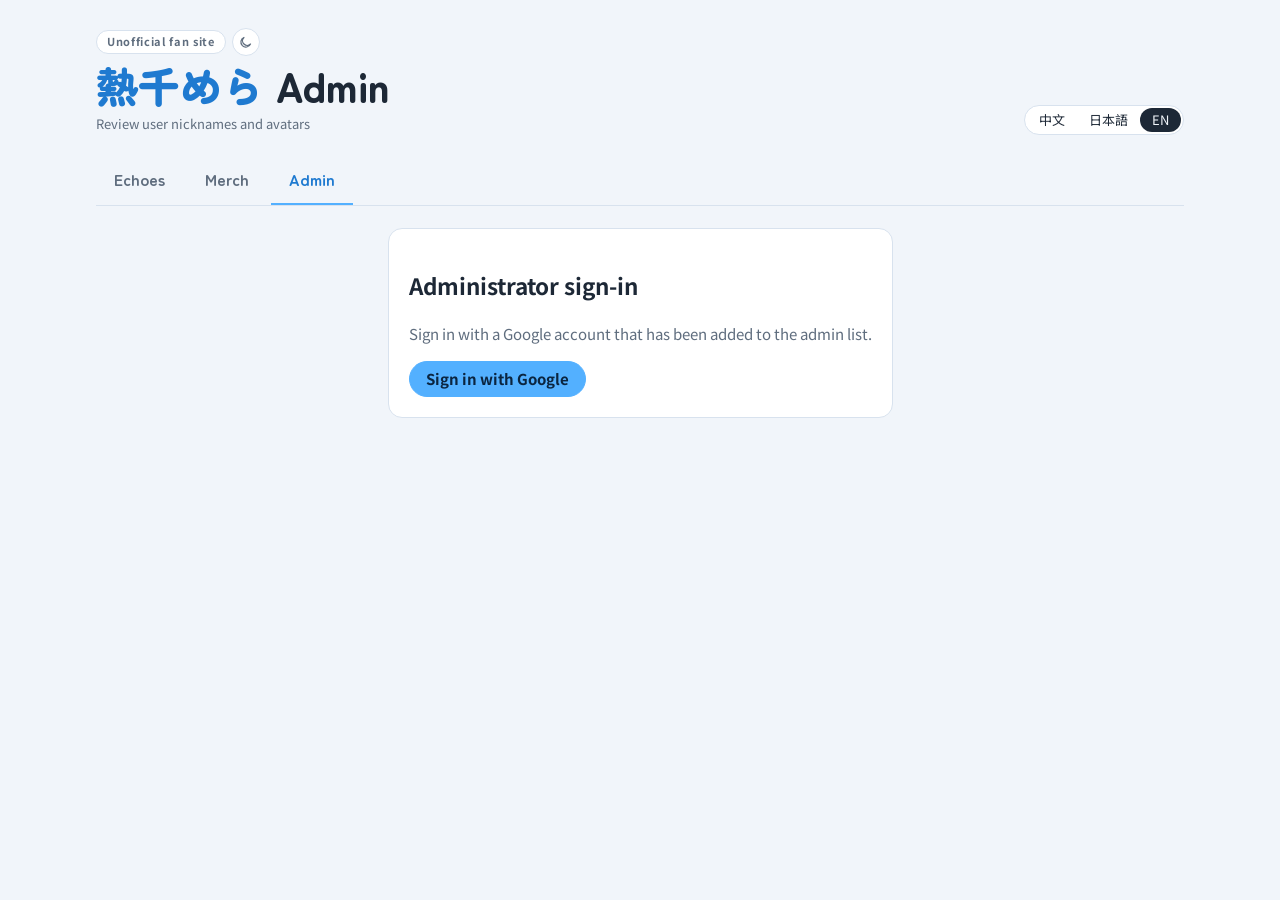
<file: admin.html>
<!doctype html>
<html lang="zh-Hant">
<head>
<meta charset="utf-8">
<meta name="viewport" content="width=device-width,initial-scale=1,viewport-fit=cover">
<meta name="robots" content="noindex,nofollow">
<title>管理後台</title>
<link rel="preconnect" href="https://fonts.googleapis.com">
<link rel="stylesheet" href="https://fonts.googleapis.com/css2?family=Zen+Maru+Gothic:wght@500;700;900&family=Noto+Sans+TC:wght@400;500;700&family=Noto+Sans+JP:wght@400;500;700&display=swap">
<script>(function(){try{var v=localStorage.getItem("mela-theme");if(v==="dark"||v==="light")document.documentElement.dataset.theme=v}catch(e){}})()</script>
<link rel="stylesheet" href="assets/style.css?v=869b1eac">
<style>
.admin-login,.admin-board{background:var(--surface);border:1px solid var(--line);border-radius:var(--r);padding:20px}
.admin-login{max-width:600px;margin:auto}
.admin-login p,.admin-note{color:var(--muted)}
.admin-tools{display:flex;flex-wrap:wrap;align-items:center;gap:10px}
.admin-search{flex:1 1 260px;min-width:0;padding:10px 14px;border:1px solid var(--line);border-radius:999px;background:var(--bg);color:var(--ink);font:inherit}
.admin-count{color:var(--muted);font-family:var(--f-code);font-size:13px}
.admin-status{min-height:1.5em;margin:10px 0;color:var(--muted)}
.admin-status.err{color:#d93d42}
.admin-table-wrap{overflow-x:auto;margin-top:12px}
.admin-table{width:100%;border-collapse:collapse;min-width:850px}
.admin-table th,.admin-table td{padding:10px;border-bottom:1px solid var(--line);text-align:left;vertical-align:middle}
.admin-table th{font-size:12px;color:var(--muted);white-space:nowrap}
.admin-user{display:flex;align-items:center;gap:10px;min-width:220px}
.admin-avatar{width:44px;height:44px;flex:none;border-radius:50%;object-fit:cover;background:var(--accent-soft);display:grid;place-items:center;color:var(--accent-text);font-weight:700}
.admin-name{font-weight:700;overflow-wrap:anywhere}
.admin-email,.admin-id{display:block;color:var(--muted);font-size:11px;overflow-wrap:anywhere}
.admin-flags{display:flex;flex-wrap:wrap;gap:5px}
.admin-flag{font-size:11px;padding:2px 8px;border-radius:999px;background:var(--accent-soft);color:var(--accent-text);white-space:nowrap}
.admin-flag.warn{background:#fff0d9;color:#965b00}
@media(prefers-color-scheme:dark){.admin-flag.warn{background:#3a2b17;color:#ffcc78}}
.admin-actions{display:flex;flex-wrap:wrap;gap:6px;min-width:235px}
.admin-actions button{font-size:12px;padding:6px 10px}
.admin-actions .danger{color:#b4232a;border-color:#e7a8ab}
.admin-disabled{color:var(--muted);text-align:center;padding:28px}
.admin-board[hidden],.admin-login[hidden]{display:none}
.admin-h2{margin:28px 0 0;font-size:18px}
.admin-check{display:inline-flex;gap:6px;align-items:center;font-size:13px}
.admin-flag.bad{background:#fde3e4;color:#b4232a}
@media(prefers-color-scheme:dark){.admin-flag.bad{background:#3b1d1f;color:#ff9da1}}
</style>
</head>
<body data-title-key="adminTitle">
<div class="wrap">
  <div class="topbar">
    <header>
      <div><span class="unofficial" data-i18n="unofficial"></span><h1><span class="jp">熱千めら</span> <span data-i18n="adminTitle"></span></h1><p class="sub" data-i18n="adminSub"></p></div>
      <div class="right"><div class="lang" role="group" aria-label="Language"><button type="button" data-lang="zh">中文</button><button type="button" data-lang="ja">日本語</button><button type="button" data-lang="en">EN</button></div></div>
    </header>
    <nav class="views"><a href="voices.html" data-i18n="tabVoices"></a><a href="goods.html" data-i18n="tabGoods"></a><a href="admin.html" aria-current="page" data-i18n="adminTitle"></a></nav>
  </div>

  <section class="view">
    <div class="admin-login" id="loginBox" hidden>
      <h2 data-i18n="adminSignIn"></h2><p data-i18n="adminSignInText"></p>
      <button type="button" class="primary" id="signIn" data-i18n="adminGoogle"></button>
    </div>
    <div class="admin-board" id="adminBoard" hidden>
      <div class="admin-tools"><input class="admin-search" type="search" id="search" data-i18n-ph="adminSearch" autocomplete="off"><span class="admin-count" id="resultCount"></span><button type="button" id="refresh" data-i18n="adminRefresh"></button><button type="button" id="signOut" data-i18n="syLogout"></button></div>
      <p class="admin-note" data-i18n="adminNote"></p>
      <p class="admin-status" id="status" role="status" aria-live="polite"></p>
      <div class="admin-table-wrap"><table class="admin-table"><thead><tr><th data-i18n="adminUser"></th><th data-i18n="adminFlags"></th><th data-i18n="adminActions"></th></tr></thead><tbody id="users"></tbody></table></div>
    </div>
    <div class="admin-board" id="postsBoard" hidden>
      <h2 class="admin-h2" data-i18n="adPostsTitle"></h2>
      <p class="admin-note" data-i18n="adPostsNote"></p>
      <div class="admin-tools"><label class="admin-check"><input type="checkbox" id="postsAll"> <span data-i18n="adPostsAll"></span></label><span class="admin-count" id="postsCount"></span><button type="button" id="postsRefresh" data-i18n="adminRefresh"></button></div>
      <p class="admin-status" id="postsStatus" role="status" aria-live="polite"></p>
      <div class="admin-table-wrap"><table class="admin-table"><thead><tr><th data-i18n="adPostCol"></th><th data-i18n="adPostBy"></th><th data-i18n="adPostState"></th><th data-i18n="adminActions"></th></tr></thead><tbody id="posts"></tbody></table></div>
    </div>
    <div class="admin-disabled" id="denied" hidden><h2 data-i18n="adminDenied"></h2><p data-i18n="adminDeniedText"></p><button type="button" id="deniedOut" data-i18n="syLogout"></button></div>
  </section>
</div>
<script src="assets/common.js?v=9e7843b7"></script>
<script src="assets/admin.js?v=860164f6"></script>
</body>
</html>
</file>
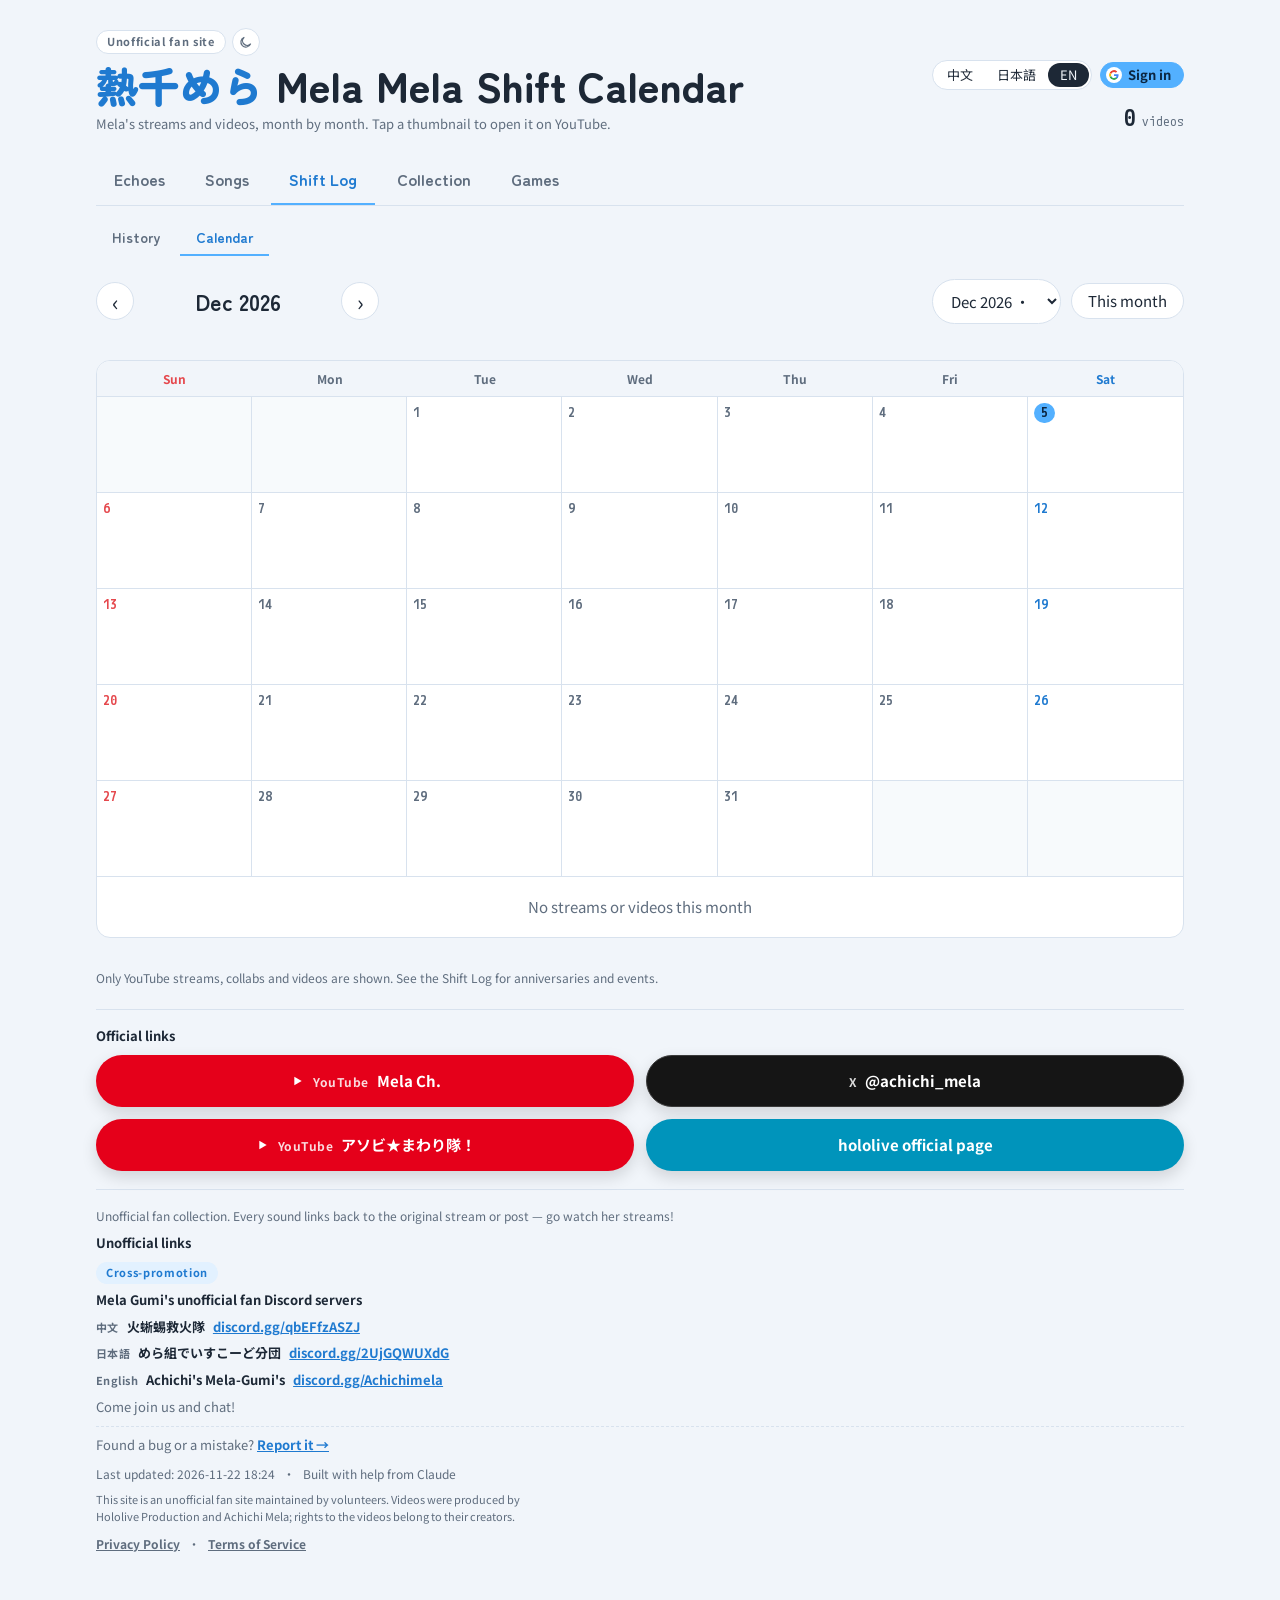
<file: calendar.html>
<!doctype html>
<html lang="zh-Hant">
<head>
<meta charset="utf-8">
<meta name="viewport" content="width=device-width,initial-scale=1,viewport-fit=cover">
<title>めらめら出勤Calendar｜熱千めら めらめら出勤紀錄</title>
<meta name="description" content="熱千めら 直播與影片月曆（非官方粉絲網站）">
<link rel="preconnect" href="https://fonts.googleapis.com">
<link rel="stylesheet" href="https://fonts.googleapis.com/css2?family=Zen+Maru+Gothic:wght@500;700;900&family=Noto+Sans+TC:wght@400;500;700&family=Noto+Sans+JP:wght@400;500;700&family=M+PLUS+1+Code:wght@400;600&display=swap">
<!-- 改了 assets 裡的檔案時，把 ?v= 後面的版本號改掉，訪客的瀏覽器才會抓新版 -->
<script>(function(){try{var v=localStorage.getItem("mela-theme");if(v==="dark"||v==="light")document.documentElement.dataset.theme=v}catch(e){}})()</script>
<link rel="stylesheet" href="assets/style.css?v=869b1eac">
</head>
<body data-title-key="titleCalendar">
<div class="wrap">
  <div class="topbar">
  <header>
    <div>
      <span class="unofficial" data-i18n="unofficial"></span>
      <h1><span class="jp">熱千めら</span> <span data-i18n="titleCalendar"></span></h1>
      <p class="sub" data-i18n="subCalendar"></p>
    </div>
    <div class="right">
      <div class="lang" role="group" aria-label="Language">
        <button type="button" data-lang="zh">中文</button>
        <button type="button" data-lang="ja">日本語</button>
        <button type="button" data-lang="en">EN</button>
      </div>
      <div class="hrow">
        <span class="count"><b id="count">0</b> <span data-i18n="calItems"></span></span>
      </div>
    </div>
  </header>

  <nav class="views">
    <a href="voices.html" data-i18n="tabVoices"></a>
    <a href="songs.html" data-i18n="tabSongs"></a>
    <a href="timeline.html" aria-current="page" data-i18n="tabShift"></a>
    <a href="goods.html" data-i18n="tabTax"></a>
    <a href="quiz.html" data-i18n="tabGames"></a>
  </nav>
  <nav class="views sub-views" data-i18n-aria="tabShift">
    <a href="timeline.html" data-i18n="tabShiftLog"></a>
    <a href="calendar.html" aria-current="page" data-i18n="tabShiftCal"></a>
  </nav>
  </div>

  <section class="view">
    <div class="cal-tools">
      <button type="button" class="cal-nav" id="calPrev" data-i18n-title="prevMonth">‹</button>
      <h2 class="cal-month" id="calMonth"></h2>
      <button type="button" class="cal-nav" id="calNext" data-i18n-title="nextMonth">›</button>
      <span class="sp"></span>
      <select id="calPick" data-i18n-title="pickMonth"></select>
      <button type="button" id="calToday" data-i18n="thisMonth"></button>
    </div>
    <div class="cal" id="cal" role="grid"></div>
    <p class="cal-note" data-i18n="calNote"></p>
  </section>

  <footer></footer><!-- 頁尾內容由 assets/common.js 產生（各頁共用） -->
</div>

<script src="assets/common.js?v=9e7843b7"></script>
<script src="assets/sync.js?v=8e657a70"></script><!-- 標題列的登入按鈕（每頁都有） -->
<script src="assets/timeline-data.js?v=757eb4c8"></script>
<script>
/* ===== 出勤 Calendar（月曆）=====
 * 資料跟編年史一樣（assets/timeline-data.js：timeline_auto.json＋timeline.json＋試算表）。
 * 月曆上只放「有 YouTube 網址的直播／聯動／影片」，顯示影片封面，點了開 YouTube。
 */
const CAL_TYPES=new Set(["stream","collab","release"]); // 要放上月曆的種類（Shorts、紀念日、事件等不放）
addStrings({
 zh:{titleCalendar:"めらめら出勤Calendar",subCalendar:"めらちゃん每個月的直播和影片，用月曆一眼看完。點封面就會開 YouTube。",calItems:"支",
   prevMonth:"上個月",nextMonth:"下個月",pickMonth:"選擇月份",thisMonth:"本月",calMonthFmt:"{y} 年 {m} 月",calWd:"日一二三四五六",upcoming:"預定",
   calEmpty:"這個月沒有直播或影片",calNote:"只顯示有 YouTube 網址的直播、聯動和影片。紀念日、活動等請看「出勤紀錄」。"},
 ja:{titleCalendar:"めらめら出勤カレンダー",subCalendar:"めらちゃんの配信と動画を、月ごとのカレンダーで。サムネイルを押すと YouTube が開きます。",calItems:"本",
   prevMonth:"前の月",nextMonth:"次の月",pickMonth:"月を選ぶ",thisMonth:"今月",calMonthFmt:"{y}年{m}月",calWd:"日月火水木金土",upcoming:"予定",
   calEmpty:"この月の配信・動画はありません",calNote:"YouTube の配信・コラボ・動画だけを表示しています。記念日やイベントは「出勤記録」へ。"},
 en:{titleCalendar:"Mela Mela Shift Calendar",subCalendar:"Mela's streams and videos, month by month. Tap a thumbnail to open it on YouTube.",calItems:"videos",
   prevMonth:"Previous month",nextMonth:"Next month",pickMonth:"Choose a month",thisMonth:"This month",calMonthFmt:"{M} {y}",calWd:"Sun Mon Tue Wed Thu Fri Sat",upcoming:"Upcoming",
   calEmpty:"No streams or videos this month",calNote:"Only YouTube streams, collabs and videos are shown. See the Shift Log for anniversaries and events."}
});
const tf=(k,o)=>t(k).replace(/\{(\w)\}/g,(_,x)=>o[x]??"");
const MONTHS_EN=["Jan","Feb","Mar","Apr","May","Jun","Jul","Aug","Sep","Oct","Nov","Dec"];
const pad=n=>String(n).padStart(2,"0");
const NOW=new Date(), TODAY=`${NOW.getFullYear()}-${pad(NOW.getMonth()+1)}-${pad(NOW.getDate())}`;
let vids=[], ym=TODAY.slice(0,7); // 目前顯示的月份 "2026-10"
try{ const h=location.hash.match(/^#(\d{4}-\d{2})$/); if(h) ym=h[1]; }catch(e){}

function setData(raw){
  // 沒填種類的當成直播、有聯動對象的直播當成聯動（跟出勤紀錄一樣）
  const typeOfE=e=>{ const ty=e.type||"stream"; return ty==="stream"&&e.with&&String(e.with).trim()?"collab":ty; };
  vids=raw.filter(e=>e&&e.date&&CAL_TYPES.has(typeOfE(e))&&vidOf(e.url)).map(e=>({...e,type:typeOfE(e),date:normDate(e.date),vid:vidOf(e.url)}))
    .sort((a,b)=>(a.date+(a.start||"")).localeCompare(b.date+(b.start||"")));
}
const monthLabel=k=>{ const [y,m]=k.split("-"); return tf("calMonthFmt",{y,m:+m,M:MONTHS_EN[m-1]}); };
const shiftMonth=(k,n)=>{ const [y,m]=k.split("-").map(Number), d=new Date(Date.UTC(y,m-1+n,1)); return `${d.getUTCFullYear()}-${pad(d.getUTCMonth()+1)}`; };

function render(){
  const [y,m]=ym.split("-").map(Number);
  $("calMonth").textContent=monthLabel(ym);
  // 月份選單：有資料的月份＋今天這個月＋目前顯示的月份
  const months=[...new Set([...vids.map(v=>v.date.slice(0,7)),TODAY.slice(0,7),ym])].sort().reverse();
  $("calPick").innerHTML=months.map(k=>`<option value="${k}"${k===ym?" selected":""}>${monthLabel(k)}${vids.some(v=>v.date.startsWith(k))?"":" ·"}</option>`).join("");
  const inMonth=vids.filter(v=>v.date.startsWith(ym));
  $("count").textContent=inMonth.length;
  const byDay={}; inMonth.forEach(v=>(byDay[+v.date.slice(8,10)]=byDay[+v.date.slice(8,10)]||[]).push(v));
  const first=new Date(Date.UTC(y,m-1,1)).getUTCDay(), days=new Date(Date.UTC(y,m,0)).getUTCDate();
  const wd=lang==="en"?t("calWd").split(" "):[...t("calWd")];
  let h=`<div class="cal-row cal-head" role="row">${wd.map((w,i)=>`<div class="cal-wd${i===0?" sun":i===6?" sat":""}" role="columnheader">${w}</div>`).join("")}</div><div class="cal-body">`;
  for(let i=0;i<first;i++) h+=`<div class="cal-day out" aria-hidden="true"></div>`;
  for(let d=1;d<=days;d++){
    const key=`${ym}-${pad(d)}`, list=byDay[d]||[], w=(first+d-1)%7;
    h+=`<div class="cal-day${key===TODAY?" today":""}${w===0?" sun":w===6?" sat":""}${list.length?" has":""}" role="gridcell"><span class="cal-d">${d}</span>`
      +list.map(v=>{ const lbl=esc(v.title||"")+(v.upcoming?` (${t("upcoming")})`:"");
        return `<a class="cal-v tl-type-${v.type}${v.upcoming?" up":""}" href="https://www.youtube.com/watch?v=${encodeURIComponent(v.vid)}" target="_blank" rel="noopener" title="${lbl}" aria-label="${lbl}"><img src="https://i.ytimg.com/vi/${encodeURIComponent(v.vid)}/mqdefault.jpg" alt="" loading="lazy" decoding="async" onerror="this.remove()"></a>`; }).join("")
      +`</div>`;
  }
  for(let i=(first+days)%7;i&&i<7;i++) h+=`<div class="cal-day out" aria-hidden="true"></div>`;
  h+=`</div>`;
  if(!inMonth.length) h+=`<p class="cal-empty">${t("calEmpty")}</p>`;
  $("cal").innerHTML=h;
  try{ history.replaceState(null,"",ym===TODAY.slice(0,7)?location.pathname+location.search:"#"+ym); }catch(e){}
}
const go=k=>{ ym=k; render(); };
$("calPrev").onclick=()=>go(shiftMonth(ym,-1));
$("calNext").onclick=()=>go(shiftMonth(ym,1));
$("calToday").onclick=()=>go(TODAY.slice(0,7));
$("calPick").onchange=e=>go(e.target.value);
window.onLangChange=render;

(async()=>{
  const d=await loadTimeline();
  setData(d.raw); setLang(pickLang());
  d.refresh?.then(r=>{ if(r){ setData(r); render(); } });
})();
</script>
</body>
</html>
</file>
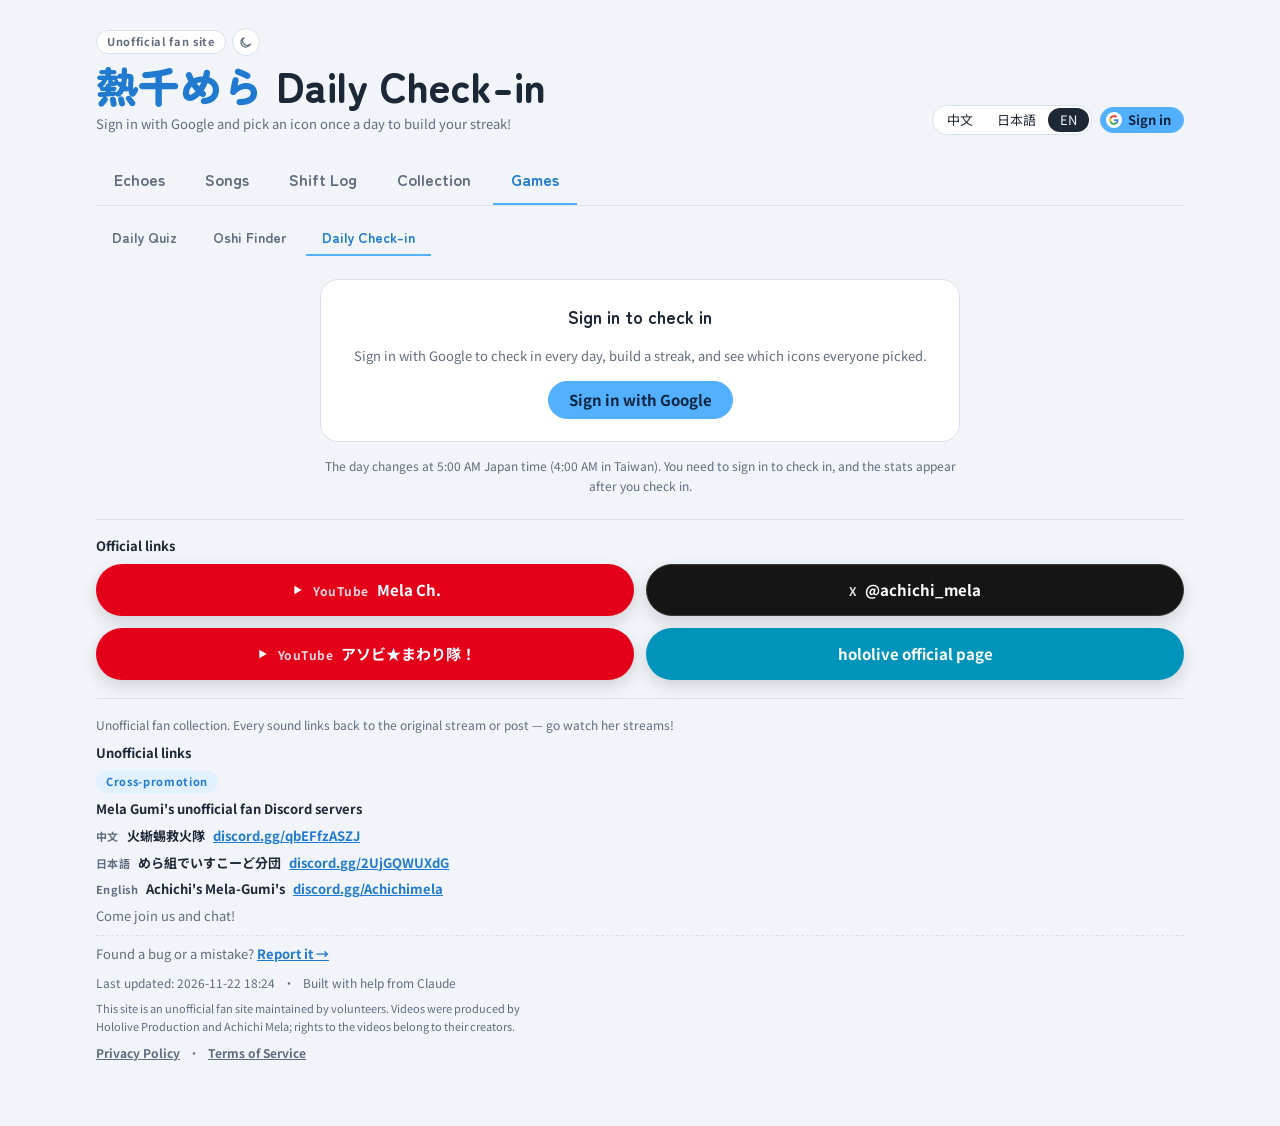
<file: checkin.html>
<!doctype html>
<html lang="zh-Hant">
<head>
<meta charset="utf-8">
<meta name="viewport" content="width=device-width,initial-scale=1,viewport-fit=cover">
<title>每日簽到｜熱千めら めらめら出勤紀錄</title>
<meta name="description" content="每日簽到：登入 Google 後，每天選一個圖案簽到，累積連續天數，也能看大家選了哪個圖案（非官方粉絲網站）">
<link rel="preconnect" href="https://fonts.googleapis.com">
<link rel="stylesheet" href="https://fonts.googleapis.com/css2?family=Zen+Maru+Gothic:wght@500;700;900&family=Noto+Sans+TC:wght@400;500;700&family=Noto+Sans+JP:wght@400;500;700&family=M+PLUS+1+Code:wght@400;600&display=swap">
<!-- 改了 assets 裡的檔案時，把 ?v= 後面的版本號改掉，訪客的瀏覽器才會抓新版 -->
<script>(function(){try{var v=localStorage.getItem("mela-theme");if(v==="dark"||v==="light")document.documentElement.dataset.theme=v}catch(e){}})()</script>
<link rel="stylesheet" href="assets/style.css?v=869b1eac">
<style>
/* ===== 小遊戲：每日簽到 ===== */
.view{gap:14px}
.ck-card,.ck-stats{max-width:640px;width:100%;margin:0 auto;display:flex;flex-direction:column;gap:14px;padding:22px 20px;background:var(--surface);border:1px solid var(--line);border-radius:18px}
.ck-card h2,.ck-stats h2{margin:0;font-family:var(--f-display);font-size:18px}
.ck-card p,.ck-stats p{margin:0}
.ck-sub{font-size:13px;color:var(--muted);line-height:1.7}
.ck-center{text-align:center;align-items:center}
.ck-icons{display:grid;grid-template-columns:repeat(4,1fr);gap:10px}
.ck-ic{display:flex;flex-direction:column;align-items:center;justify-content:center;gap:8px;padding:12px 6px;border-radius:16px;border:2px solid var(--line);background:var(--bg);color:var(--ink);font-size:13px;font-weight:700;cursor:pointer;transition:transform .15s,border-color .15s,background .15s,opacity .2s}
.ck-ic img{width:min(88px,100%);aspect-ratio:1;object-fit:contain;border-radius:14px;pointer-events:none}
.ck-ic:not(:disabled):hover{border-color:var(--accent);transform:translateY(-2px)}
.ck-ic.sel{border-color:var(--accent);background:var(--accent-soft);transform:translateY(-2px)}
.ck-ic:disabled{cursor:default}
.ck-ic.dim{opacity:.35}
.ck-ic.mine{border-color:var(--accent);background:var(--accent-soft)}
.ck-go{display:flex;flex-wrap:wrap;gap:10px;justify-content:center;align-items:center}
.ck-go button{padding:9px 20px;font-size:15px}
.ck-done{font-family:var(--f-display);font-weight:900;font-size:20px;color:var(--accent-text)}
.ck-msg{font-size:13px;color:var(--muted);text-align:center}
.ck-nums{display:grid;grid-template-columns:repeat(3,1fr);gap:10px;text-align:center}
.ck-nums div{padding:12px 6px;border-radius:14px;background:var(--bg);border:1px solid var(--line)}
.ck-nums b{display:block;font-family:var(--f-display);font-size:clamp(22px,6vw,30px);line-height:1.2;color:var(--accent-text)}
.ck-nums span{display:block;font-size:12px;color:var(--muted);margin-top:2px}
.ck-song{max-width:640px;width:100%;margin:0 auto;display:flex;flex-direction:column;gap:6px;padding:18px 20px;background:var(--surface);border:1px solid var(--line);border-radius:18px}
.ck-song h2{margin:0;font-size:14px;font-weight:700;color:var(--muted)}
.ck-song .st{margin:0;font-family:var(--f-display);font-weight:900;font-size:clamp(20px,5.5vw,26px);line-height:1.4;text-wrap:pretty}
.ck-song .sa,.ck-song .sn{margin:0;font-size:13px;color:var(--muted)}
.ck-song .links{display:flex;flex-wrap:wrap;gap:8px;margin-top:6px}
.ck-song .links a{font-size:13px;padding:6px 14px}
.ck-note{max-width:640px;margin:0 auto;font-size:12px;color:var(--muted);text-align:center;line-height:1.7}
.ck-bar{display:grid;grid-template-columns:38px 1fr auto;align-items:center;gap:10px;font-size:13px}
.ck-bar img{width:38px;height:38px;object-fit:contain;border-radius:8px}
.ck-bar .nm{font-weight:700;display:block;margin-bottom:3px}
.ck-bar .tr{display:block;height:8px;border-radius:99px;background:var(--bg);border:1px solid var(--line);overflow:hidden}
.ck-bar .tr b{display:block;height:100%;background:var(--accent);border-radius:99px;transition:width .6s}
.ck-bar .pc{font-family:var(--f-code);font-size:12px;color:var(--muted);text-align:right;min-width:6em;line-height:1.5}
.ck-bar.me .nm{color:var(--accent-text)}
@media (max-width:520px){.ck-icons{grid-template-columns:repeat(2,1fr)}}
@media (prefers-reduced-motion:reduce){.ck-ic,.ck-bar .tr b{transition:none}}
</style>
</head>
<body data-title-key="titleCheckin">
<div class="wrap">
  <div class="topbar">
  <header>
    <div>
      <span class="unofficial" data-i18n="unofficial"></span>
      <h1><span class="jp">熱千めら</span> <span data-i18n="titleCheckin"></span></h1>
      <p class="sub" data-i18n="subCheckin"></p>
    </div>
    <div class="right">
      <div class="lang" role="group" aria-label="Language">
        <button type="button" data-lang="zh">中文</button>
        <button type="button" data-lang="ja">日本語</button>
        <button type="button" data-lang="en">EN</button>
      </div>
    </div>
  </header>

  <nav class="views">
    <a href="voices.html" data-i18n="tabVoices"></a>
    <a href="songs.html" data-i18n="tabSongs"></a>
    <a href="timeline.html" data-i18n="tabShift"></a>
    <a href="goods.html" data-i18n="tabTax"></a>
    <a href="quiz.html" aria-current="page" data-i18n="tabGames"></a>
  </nav>
  <nav class="views sub-views" data-i18n-aria="tabGames">
    <a href="quiz.html" data-i18n="tabQuiz"></a>
    <a href="oshi.html" data-i18n="tabOshi"></a>
    <a href="checkin.html" aria-current="page" data-i18n="tabCheckin"></a>
  </nav>
  </div>

  <section class="view">
    <div class="ck-card" id="ck" aria-live="polite"></div>
    <section class="ck-song" id="ckSong" aria-live="polite" hidden></section>
    <section class="ck-stats" id="ckStats" aria-live="polite" hidden></section>
    <p class="ck-note" data-i18n="ckReset"></p>
  </section>

  <footer></footer><!-- 頁尾內容由 assets/common.js 產生（各頁共用） -->
</div>

<script src="assets/common.js?v=9e7843b7"></script>
<script src="assets/sync.js?v=8e657a70"></script><!-- 標題列的登入按鈕（每頁都有）；這頁也用它確認登入、簽到、讀統計 -->
<script>
/* ===== 小遊戲：每日簽到 =====
 * 要登入 Google 才能用。每人每天選一個圖案簽到一次（選了不能改）。
 * 「今天」由 Supabase 伺服器決定（日本時間早上 5:00 換日），不吃手機的時間：
 *   checkin(p_icon)＝簽到（今天簽過就不會再寫入）、checkin_me()＝今天的簽到日／今天選的圖案／連續天數／最長／總天數、
 *   checkin_stats()＝各圖案今日與累計人次（沒登入也能讀，只有數字）。資料表和函式在 supabase/checkin-setup.sql。
 * 圖案：assets/checkin/*.webp。要增減圖案：改這裡的 ICONS，同時改 checkin-setup.sql 裡 check (icon in (...)) 和 checkin() 的清單。
 */
addStrings({
 zh:{titleCheckin:"每日簽到",subCheckin:"登入 Google 後，每天選一個圖案簽到，累積連續天數！",
   ckLoading:"讀取中…",ckLoginTitle:"登入後才能簽到",ckLoginBody:"用 Google 登入，就能每天簽到、累積連續天數，也能看到大家選了哪個圖案。",ckLoginBtn:"Google 登入",
   ckErr:"讀取失敗，請稍後再試。",ckRetry:"重試",
   ckDay:"今天的簽到日：{d}",ckPickHint:"選一個圖案簽到。每天只能選一次，選了就不能改。",ckConfirm:"就選這個簽到！",ckCancel:"重選",ckSending:"簽到中…",
   ckDone:"今天已簽到 ✓",ckDoneWith:"明天再來！",ckAlready:"今天已經簽到過了。",ckFail:"簽到失敗，請稍後再試。",
   ckStreak:"連續簽到",ckBest:"最長紀錄",ckTotal:"累計天數",ckDays:"{n} 天",
   ckStatsTitle:"大家簽到的圖案",ckStatsDesc:"今天共 {n} 人次簽到。長條是累計人次的比例。",ckStatsEmpty:"今天還沒有人簽到，你是第一個！",ckStatsFail:"統計暫時無法顯示。",ckToday:"今日",ckAll:"累計",
   ckSongTitle:"♪ 今天推薦你聽",ckSongOpen:"在 YouTube 聽",ckSongFrom:"從 {s} 開始",ckSongList:"看完整歌單",
   ckReset:"每天日本時間 5:00（台灣時間 4:00）換日。登入的人才能簽到，簽到後才會看到大家的統計。",
   icNoja:"のじゃ",icEgg:"蛋",icGlass:"杯子",icFace:"笑臉"},
 ja:{titleCheckin:"毎日チェックイン",subCheckin:"Google でログインして、毎日ひとつアイコンを選んでチェックイン！連続日数を伸ばそう！",
   ckLoading:"読み込み中…",ckLoginTitle:"ログインするとチェックインできます",ckLoginBody:"Google でログインすると、毎日チェックインして連続日数を記録でき、みんなが選んだアイコンも見られます。",ckLoginBtn:"Google でログイン",
   ckErr:"読み込めませんでした。しばらくしてからもう一度お試しください。",ckRetry:"再読み込み",
   ckDay:"今日のチェックイン日：{d}",ckPickHint:"アイコンをひとつ選んでチェックイン。1日1回だけ、選んだあとは変更できません。",ckConfirm:"これでチェックイン！",ckCancel:"選び直す",ckSending:"チェックイン中…",
   ckDone:"今日はチェックイン済み ✓",ckDoneWith:"また明日！",ckAlready:"今日はもうチェックイン済みです。",ckFail:"チェックインに失敗しました。しばらくしてからもう一度お試しください。",
   ckStreak:"連続日数",ckBest:"最長記録",ckTotal:"累計日数",ckDays:"{n} 日",
   ckStatsTitle:"みんなが選んだアイコン",ckStatsDesc:"今日のチェックインは合計 {n} 件。バーは累計の割合です。",ckStatsEmpty:"今日はまだ誰もチェックインしていません。いちばん乗りになろう！",ckStatsFail:"集計を表示できません。",ckToday:"今日",ckAll:"累計",
   ckSongTitle:"♪ 今日のおすすめ曲",ckSongOpen:"YouTube で聴く",ckSongFrom:"{s} から再生",ckSongList:"歌リストを見る",
   ckReset:"毎日、日本時間 5:00 に日付が切り替わります。チェックインにはログインが必要で、チェックイン後にみんなの集計が見られます。",
   icNoja:"のじゃ",icEgg:"たまご",icGlass:"グラス",icFace:"えがお"},
 en:{titleCheckin:"Daily Check-in",subCheckin:"Sign in with Google and pick an icon once a day to build your streak!",
   ckLoading:"Loading…",ckLoginTitle:"Sign in to check in",ckLoginBody:"Sign in with Google to check in every day, build a streak, and see which icons everyone picked.",ckLoginBtn:"Sign in with Google",
   ckErr:"Couldn't load. Please try again in a moment.",ckRetry:"Retry",
   ckDay:"Today's check-in day: {d}",ckPickHint:"Pick one icon to check in. Once a day only, and you can't change it afterwards.",ckConfirm:"Check in with this one!",ckCancel:"Pick again",ckSending:"Checking in…",
   ckDone:"Checked in today ✓",ckDoneWith:"See you tomorrow!",ckAlready:"You've already checked in today.",ckFail:"Check-in failed. Please try again in a moment.",
   ckStreak:"Current streak",ckBest:"Best streak",ckTotal:"Total days",ckDays:"{n} d",
   ckStatsTitle:"Icons everyone picked",ckStatsDesc:"{n} check-ins today. Bars show each icon's share of all-time picks.",ckStatsEmpty:"Nobody has checked in yet today — be the first!",ckStatsFail:"The stats can't be shown right now.",ckToday:"Today",ckAll:"All-time",
   ckSongTitle:"♪ Today's song for you",ckSongOpen:"Listen on YouTube",ckSongFrom:"starts at {s}",ckSongList:"Full song list",
   ckReset:"The day changes at 5:00 AM Japan time (4:00 AM in Taiwan). You need to sign in to check in, and the stats appear after you check in.",
   icNoja:"Noja",icEgg:"Egg",icGlass:"Glass",icFace:"Smile"}
});
const tq=(k,o)=>t(k).replace(/\{(\w)\}/g,(_,x)=>o[x]??"");
const S=typeof MelaSync!=="undefined"?MelaSync:null; // assets/sync.js（const 宣告，不在 window 上）
const ICONS=[{id:"noja",img:"assets/checkin/noja.webp",k:"icNoja"},{id:"egg",img:"assets/checkin/egg.webp",k:"icEgg"},{id:"glass",img:"assets/checkin/glass.webp",k:"icGlass"},{id:"face",img:"assets/checkin/face.webp",k:"icFace"}];
const num=v=>Number(v)||0;

let st="load";            // load｜out（沒登入）｜err｜ready
let me=null, stats=null, statsErr=false, pick=null, busy=false, msg="";

function render(){ const box=$("ck");
  if(st==="load"){ box.innerHTML=`<p class="ck-sub ck-center">${t("ckLoading")}</p>`; }
  else if(st==="out"){ box.className="ck-card ck-center"; box.innerHTML=`<h2>${t("ckLoginTitle")}</h2><p class="ck-sub">${t("ckLoginBody")}</p><div class="ck-go"><button type="button" class="primary" id="ckLogin">${t("ckLoginBtn")}</button></div>`; }
  else if(st==="err"){ box.className="ck-card ck-center"; box.innerHTML=`<p class="ck-sub">${t("ckErr")}</p><div class="ck-go"><button type="button" id="ckRetry">${t("ckRetry")}</button></div>`; }
  else{ box.className="ck-card"; const done=me&&me.icon, name=id=>t((ICONS.find(x=>x.id===id)||{}).k||"");
    const head=done?`<p class="ck-done ck-center">${t("ckDone")}</p><p class="ck-sub ck-center">${tq("ckDoneWith",{i:name(me.icon)})}</p>`
      :`<p class="ck-sub">${tq("ckDay",{d:me.today})}<br>${t("ckPickHint")}</p>`;
    const icons=`<div class="ck-icons">`+ICONS.map(x=>{ const cls=done?(x.id===me.icon?" mine":" dim"):(x.id===pick?" sel":"");
      return `<button type="button" class="ck-ic${cls}" data-i="${x.id}" aria-label="${esc(t(x.k))}"${done||busy?" disabled":""}${x.id===pick?' aria-pressed="true"':""}><img src="${x.img}" alt="" width="88" height="88"></button>`; }).join("")+`</div>`;
    const go=!done&&pick?`<div class="ck-go"><button type="button" class="primary" id="ckGo"${busy?" disabled":""}>${busy?t("ckSending"):tq("ckConfirm",{i:name(pick)})}</button>${busy?"":`<button type="button" id="ckCancel">${t("ckCancel")}</button>`}</div>`:"";
    const m=msg?`<p class="ck-msg">${esc(msg)}</p>`:"";
    const nums=`<div class="ck-nums"><div><b>${tq("ckDays",{n:me.streak})}</b><span>${t("ckStreak")}</span></div><div><b>${tq("ckDays",{n:me.best})}</b><span>${t("ckBest")}</span></div><div><b>${tq("ckDays",{n:me.total})}</b><span>${t("ckTotal")}</span></div></div>`;
    box.innerHTML=head+icons+go+m+nums; }
  renderStats(); renderSong(); }

// 今天推薦的歌：用簽到日當種子從 songs.json 選一首（同一天重新整理不會變，大家一樣，首頁也是同一首；不用存進資料庫）
let SONGS=null;
async function loadSongs(){ if(SONGS) return; SONGS=await loadSongList(); renderSong(); } // common.js
function renderSong(){ const el=$("ckSong"); el.hidden=true;
  if(st!=="ready"||!me||!me.icon){ return; } if(!SONGS){ loadSongs(); return; } if(!SONGS.length) return;
  const s=pickOfDay(SONGS,"song",me.today); // 每天一首，大家都一樣（首頁的「歌單推薦」同一首）
  const url=`https://www.youtube.com/watch?v=${encodeURIComponent(s.vid)}${s.start!=null?"&t="+Math.floor(s.start)+"s":""}`;
  el.hidden=false;
  el.innerHTML=`<h2>${t("ckSongTitle")}</h2><p class="st">${esc(s.title)}</p>${s.artist?`<p class="sa">${esc(s.artist)}</p>`:""}${s.note?`<p class="sn">${esc(s.note)}</p>`:""}
    <div class="links"><a class="btn primary" href="${esc(url)}" target="_blank" rel="noopener">${t("ckSongOpen")} ↗${s.start!=null?` <small>(${esc(tq("ckSongFrom",{s:fmt(s.start)}))})</small>`:""}</a><a class="btn" href="songs.html">${t("ckSongList")}</a></div>`; }

function renderStats(){ const el=$("ckStats"); el.hidden=!(st==="ready"&&me&&me.icon); if(el.hidden) return;
  let body;
  if(statsErr) body=`<p class="ck-sub">${t("ckStatsFail")}</p>`;
  else if(!stats) body=`<p class="ck-sub">${t("ckLoading")}</p>`;
  else{ const allT=ICONS.reduce((s,x)=>s+(stats[x.id]?.total||0),0), todayT=ICONS.reduce((s,x)=>s+(stats[x.id]?.today||0),0);
    body=`<p class="ck-sub">${todayT?tq("ckStatsDesc",{n:todayT}):t("ckStatsEmpty")}</p>`+ICONS.map(x=>{ const s=stats[x.id]||{today:0,total:0}, pc=allT?Math.round(s.total/allT*1000)/10:0;
      return `<div class="ck-bar${x.id===me.icon?" me":""}"><img src="${x.img}" alt="${esc(t(x.k))}"><span><span class="nm">${x.id===me.icon?"★":"&nbsp;"}</span><span class="tr"><b style="width:${pc}%"></b></span></span><span class="pc">${t("ckToday")} ${s.today}<br>${t("ckAll")} ${s.total}</span></div>`; }).join(""); }
  el.innerHTML=`<h2>${t("ckStatsTitle")}</h2>${body}`; }

async function loadMe(){ const sb=S.client(); const {data,error}=await sb.rpc("checkin_me"); if(error) throw error;
  const r=Array.isArray(data)?data[0]:data; if(!r) throw new Error("no row");
  me={today:r.today,icon:r.today_icon||null,streak:num(r.streak),best:num(r.best),total:num(r.total)}; }
async function loadStats(){ try{ const sb=S.client(); const {data,error}=await sb.rpc("checkin_stats"); if(error) throw error;
    stats={}; for(const r of data||[]) stats[r.icon]={today:num(r.today),total:num(r.total)}; statsErr=false; }
  catch(e){ console.warn("checkin stats failed",e); statsErr=true; }
  renderStats(); }

async function refresh(){ // 登入狀態確定後（或換日回來）讀自己的簽到狀況
  try{ if(!S) throw new Error("no MelaSync"); await S.whenReady(); const sb=S.client(); if(!sb) throw new Error("no client");
    if(!S.user()){ st="out"; me=null; return render(); }
    await loadMe(); st="ready"; if(me.icon) loadStats(); }
  catch(e){ console.warn("checkin load failed",e); st="err"; }
  render(); }

async function doCheckin(){ if(!pick||busy) return; busy=true; msg=""; render();
  try{ const sb=S.client(); const {data,error}=await sb.rpc("checkin",{p_icon:pick}); if(error) throw error;
    msg=data===false?t("ckAlready"):""; pick=null; await loadMe(); busy=false; render(); loadStats(); }
  catch(e){ console.warn("checkin failed",e); busy=false; msg=t("ckFail"); render(); } }

document.addEventListener("click",e=>{ const b=e.target.closest("button"); if(!b) return;
  if(b.dataset.i&&b.closest("#ck")){ if(me&&!me.icon&&!busy){ pick=b.dataset.i; msg=""; render(); } return; }
  if(b.id==="ckGo") return doCheckin();
  if(b.id==="ckCancel"){ pick=null; return render(); }
  if(b.id==="ckLogin") return S?.login();
  if(b.id==="ckRetry"){ st="load"; render(); return refresh(); } });
// 開著頁面過了換日時間：回到這個分頁時重新讀一次
document.addEventListener("visibilitychange",()=>{ if(document.visibilityState==="visible"&&st==="ready"&&!busy){ const old=me&&me.today; loadMe().then(()=>{ if(me.today!==old){ pick=null; msg=""; stats=null; if(me.icon) loadStats(); } render(); }).catch(()=>{}); } });
window.onLangChange=()=>render();
S?.onAuth(()=>{ if(!S.user()){ st="out"; me=null; stats=null; pick=null; render(); } });

setLang(pickLang());
refresh();
</script>
</body>
</html>
</file>
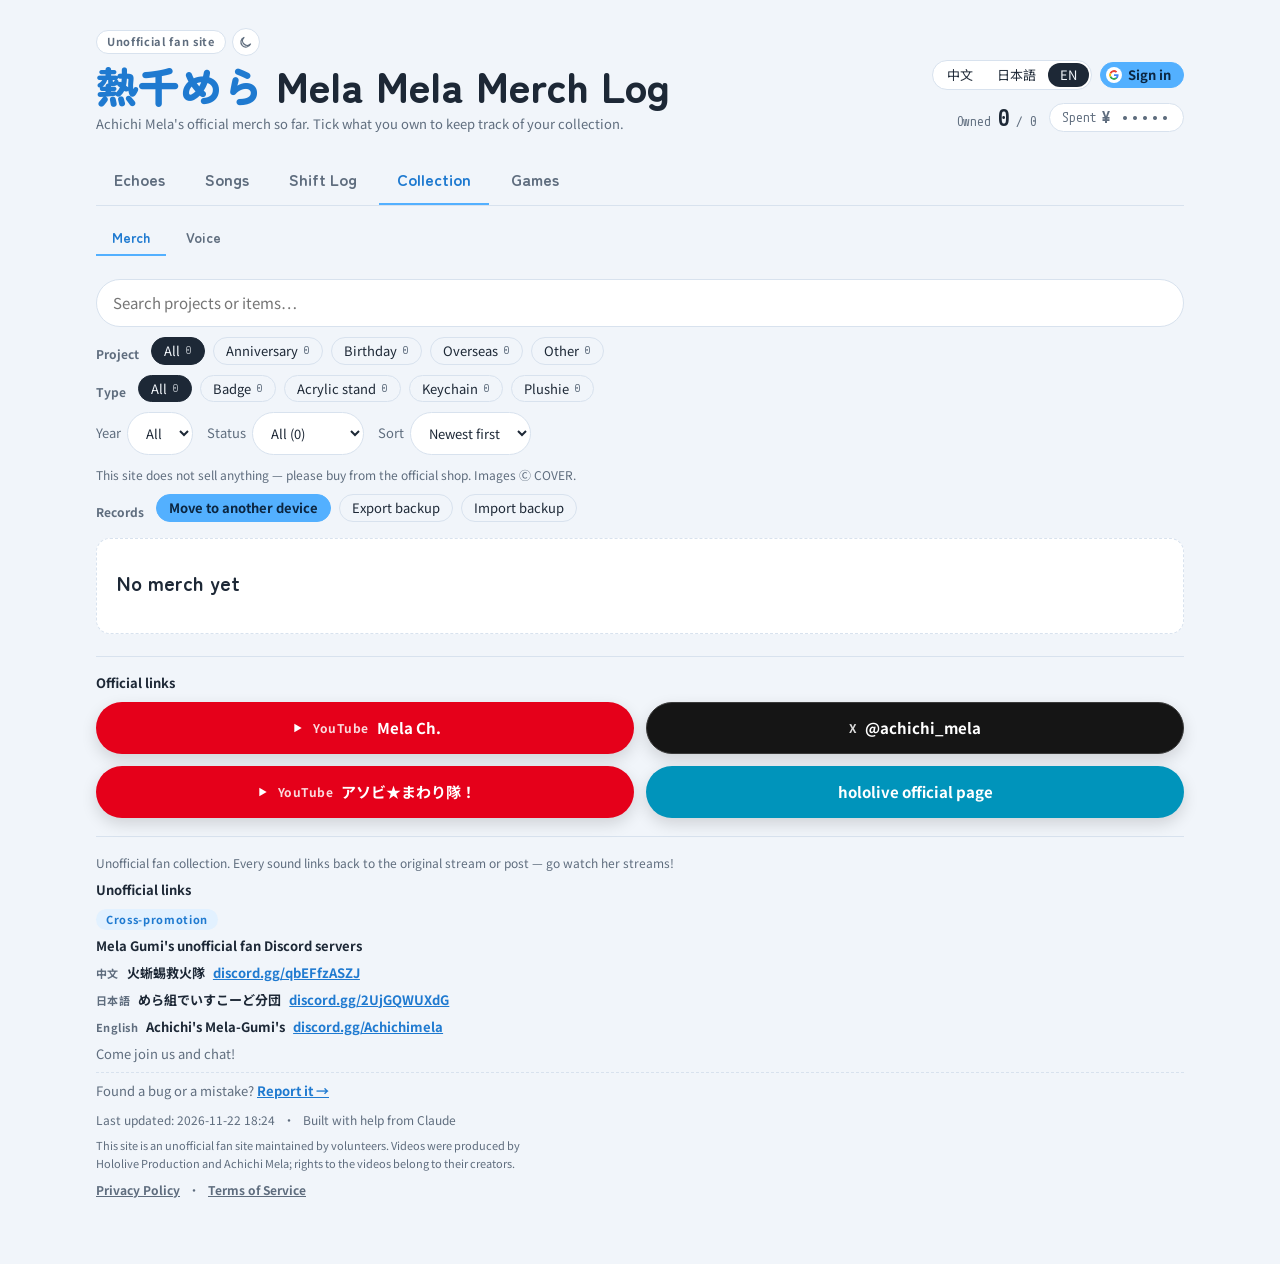
<file: goods.html>
<!doctype html>
<html lang="zh-Hant">
<head>
<meta charset="utf-8">
<meta name="viewport" content="width=device-width,initial-scale=1,viewport-fit=cover">
<title>熱千めら めらめら出勤紀錄</title>
<meta name="description" content="熱千めら 官方周邊紀錄（非官方粉絲網站）">
<link rel="preconnect" href="https://fonts.googleapis.com">
<link rel="stylesheet" href="https://fonts.googleapis.com/css2?family=Zen+Maru+Gothic:wght@500;700;900&family=Noto+Sans+TC:wght@400;500;700&family=Noto+Sans+JP:wght@400;500;700&family=M+PLUS+1+Code:wght@400;600&display=swap">
<script>(function(){try{var v=localStorage.getItem("mela-theme");if(v==="dark"||v==="light")document.documentElement.dataset.theme=v}catch(e){}})()</script>
<link rel="stylesheet" href="assets/style.css?v=869b1eac">
<style>
/* ===== 周邊頁 ===== */
.view{gap:10px}
.g-search{width:100%;box-sizing:border-box;font:inherit;font-size:15px;padding:11px 16px;border:1px solid var(--line);border-radius:999px;background:var(--surface);color:var(--ink)}
.g-search:focus{outline:2px solid var(--accent);outline-offset:1px}
.g-sel{gap:8px 14px}
.g-sel label{display:inline-flex;align-items:center;gap:6px;font-size:13px;color:var(--muted)}
.g-list{display:flex;flex-direction:column;gap:30px}
.g-list{gap:16px!important;margin-top:6px}
.g-series{display:flex;flex-direction:column;gap:14px;background:var(--surface);border:1px solid var(--line);border-radius:var(--r);padding:12px}
.g-series.open{border-color:var(--accent);box-shadow:0 0 0 2px var(--accent-soft)}
.g-head{display:grid;grid-template-columns:240px minmax(0,1fr);gap:14px 18px;align-items:center}
@media (max-width:600px){.g-head{grid-template-columns:1fr}}
.g-cover{position:relative;display:block;width:100%;aspect-ratio:16/9;padding:0;border:none;border-radius:10px;overflow:hidden;background:var(--bg);cursor:pointer}
.g-cover img{width:100%;height:100%;object-fit:contain;display:block;transition:transform .25s}
.g-cover:hover img{transform:scale(1.03)}
.g-cover .g-ph{border-radius:10px}
.g-info{display:flex;flex-direction:column;gap:8px;min-width:0}
.g-tgl{all:unset;cursor:pointer;display:flex;align-items:flex-start;gap:8px;border-radius:6px}
.g-tgl:focus-visible{outline:2px solid var(--accent);outline-offset:2px}
.g-tgl:hover h2{color:var(--accent-text)}
.g-chev{flex:none;margin-top:6px;width:20px;height:20px;fill:none;stroke:currentColor;stroke-width:2.2;color:var(--muted);transition:transform .2s}
.g-series.open .g-chev{transform:rotate(180deg)}
.g-series>.g-grid,.g-series>.g-post{padding-top:12px;border-top:1px solid var(--line)}
.g-head .g-ttl{min-width:0}
.g-date{font-family:var(--f-code);font-size:12px;color:var(--muted);font-variant-numeric:tabular-nums}
.g-head h2{margin:0;font-family:var(--f-display);font-weight:900;font-size:22px;line-height:1.3;overflow-wrap:anywhere}
.g-head .g-note{margin:4px 0 0;font-size:13px;color:var(--muted);white-space:pre-line}
.g-grid{display:grid;grid-template-columns:repeat(auto-fill,minmax(180px,1fr));gap:14px}
@media (max-width:520px){.g-grid{grid-template-columns:repeat(2,minmax(0,1fr));gap:10px}}
.g-card{position:relative;display:flex;flex-direction:column;background:var(--surface);border:1px solid var(--line);border-radius:var(--r);overflow:hidden;min-width:0;transition:border-color .15s,box-shadow .15s}
.g-card.have{border-color:var(--accent);box-shadow:0 0 0 2px var(--accent-soft)}
.g-img{position:relative;display:block;aspect-ratio:1;background:var(--bg);overflow:hidden}
.g-img img{width:100%;height:100%;object-fit:contain;display:block}
.g-ph{position:absolute;inset:0;display:grid;place-items:center;align-content:center;gap:6px;color:var(--muted);font-size:12px;
  background:radial-gradient(circle at 30% 25%,var(--accent-soft),transparent 60%),var(--bg)}
.g-ph svg{width:34px;height:34px;fill:none;stroke:currentColor;stroke-width:1.6;opacity:.7}
.g-badge{position:absolute;top:8px;right:8px;width:28px;height:28px;border-radius:50%;display:grid;place-items:center;background:var(--accent);color:var(--accent-ink);font-weight:900;font-size:15px;box-shadow:0 2px 8px rgba(0,0,0,.25);transform:scale(0);transition:transform .2s}
.g-card.have .g-badge{transform:scale(1)}
.g-body{display:flex;flex-direction:column;gap:6px;padding:10px 12px 12px;flex:1;min-width:0}
.g-ovs{background:#ffe9d6!important;color:#b5520f!important}
@media (prefers-color-scheme:dark){:root:not([data-theme="light"]) .g-ovs{background:#3a2616!important;color:#ffaa70!important}}
:root[data-theme="dark"] .g-ovs{background:#3a2616!important;color:#ffaa70!important}
.g-type{align-self:flex-start;font-size:11px;font-weight:700;padding:2px 8px;border-radius:6px;background:var(--accent-soft);color:var(--accent-text)}
.g-body h3{margin:0;font-family:var(--f-display);font-weight:700;font-size:15px;line-height:1.4;overflow-wrap:anywhere}
.g-body .g-note{margin:0;font-size:12px;color:var(--muted);white-space:pre-line;overflow-wrap:anywhere}
.g-body .g-links{margin-top:2px}
.g-body .g-links a{font-size:11px;padding:3px 10px}
.g-have{margin-top:auto;justify-content:center;font-size:13px;padding:6px 10px}
.g-qty{margin-top:auto;display:flex;align-items:center;gap:6px}
.g-qty .g-have{margin-top:0;flex:1;min-width:0;white-space:nowrap}
.g-qty .g-step{flex:none;width:30px;height:30px;padding:0;justify-content:center;font-size:17px;font-weight:700;line-height:1}
.g-have .g-n{font-family:var(--f-code);font-weight:600}
/* 卡片太窄時（大部分情況）中間只顯示「✓ ×數量」，文字留在 title／aria-label */
.g-card{container-type:inline-size}
.g-qty .g-n1{display:none}
@container (max-width:230px){ .g-qty .g-lbl{display:none} .g-qty .g-n1{display:inline} }
.g-have[aria-pressed="true"]{background:var(--accent);border-color:var(--accent);color:var(--accent-ink);font-weight:700}
.g-total b{transition:color .2s}
/* 企劃清單：一次 10 個，「顯示更多」 */
.g-more{align-self:center;margin-top:4px;font-size:14px;padding:9px 22px}
/* 宣傳推文嵌入 */
.g-links button{font-size:12px;padding:5px 12px}
.g-post{max-width:550px;min-height:60px}
.g-post .twitter-tweet{margin:0!important}
</style>
</head>
<body data-title-key="titleGoods">
<div class="wrap">
  <div class="topbar">
  <header>
    <div>
      <span class="unofficial" data-i18n="unofficial"></span>
      <h1><span class="jp">熱千めら</span> <span data-i18n="titleGoods"></span></h1>
      <p class="sub" data-i18n="subGoods"></p>
    </div>
    <div class="right">
      <div class="lang" role="group" aria-label="Language">
        <button type="button" data-lang="zh">中文</button>
        <button type="button" data-lang="ja">日本語</button>
        <button type="button" data-lang="en">EN</button>
      </div>
      <div class="hrow">
        <span class="count g-total"><span data-i18n="haveLabel"></span> <b id="haveN">0</b> / <span id="totalN">0</span></span>
        <button type="button" class="count g-spend" id="spendBtn" aria-pressed="false" aria-describedby="spendNote"><span data-i18n="spendLabel"></span> <b id="spendV">¥ •••••</b><small id="spendMiss" hidden></small></button>
      </div>
    </div>
    <p class="g-spend-note" id="spendNote" data-i18n="spendNote" hidden></p>
  </header>

  <nav class="views">
    <a href="voices.html" data-i18n="tabVoices"></a>
    <a href="songs.html" data-i18n="tabSongs"></a>
    <a href="timeline.html" data-i18n="tabShift"></a>
    <a href="goods.html" aria-current="page" data-i18n="tabTax"></a>
    <a href="quiz.html" data-i18n="tabGames"></a>
  </nav>
  <nav class="views sub-views" data-i18n-aria="tabTax">
    <a href="goods.html" aria-current="page" data-i18n="tabGoods"></a>
    <a href="voicegoods.html" data-i18n="tabVoiceGoods"></a>
  </nav>
  </div>

  <section class="view">
    <input type="search" class="g-search" id="gQ" data-i18n-ph="srchPh" autocomplete="off" enterkeyhint="search">
    <div class="g-tools g-frow"><span class="chips-label" data-i18n="catLabel"></span><div class="tags" id="catChips"></div></div>
    <div class="g-tools g-frow"><span class="chips-label" data-i18n="tpLabel"></span><div class="tags" id="typeChips"></div></div>
    <div class="g-tools g-sel">
      <label><span data-i18n="yearLabel"></span> <select id="gYear"></select></label>
      <label><span data-i18n="statusLabel"></span> <select id="gStatus"></select></label>
      <label><span data-i18n="sortLabel"></span> <select id="gOrder">
        <option value="desc" data-i18n="newFirst"></option>
        <option value="asc" data-i18n="oldFirst"></option>
      </select></label>
    </div>
    <p class="g-notice" data-i18n="goodsNotice"></p>
    <div class="g-tools g-frow" id="recRow"><span class="chips-label" data-i18n="recLabel"></span>
      <div class="tags">
        <button type="button" class="chip primary" id="shOpen" data-i18n="shOpen"></button>
        <button type="button" class="chip" id="bkExport" data-i18n="bkExport"></button>
        <button type="button" class="chip" id="bkImport" data-i18n="bkImport"></button>
        <input type="file" id="bkFile" accept=".json,application/json" hidden>
      </div>
    </div>
    <p class="g-bk-msg" id="bkMsg" role="status" aria-live="polite" hidden></p>
    <div class="g-list" id="gList"></div>
  </section>

  <footer></footer><!-- 頁尾內容由 assets/common.js 產生（各頁共用） -->
</div>

<script src="assets/common.js?v=9e7843b7"></script>
<script src="assets/collect.js?v=3b84e306"></script>
<script src="assets/share.js?v=a81fde6a"></script>
<script src="assets/sync.js?v=8e657a70"></script>
<script>
/* ===== 周邊頁 =====
 * 資料來源：Google 試算表「周邊頁紀錄」分頁（GOODS_CSV_URL），欄位依第一列標題認：
 *   goods project code（企劃代號，英文）／goods project name（企劃名稱）／date（日期）／goods official website（官方商店）
 *   x link（推文）／goods name（品名）／goods picture（圖片網址）／note（商品說明）／project note（企劃說明）／oversea（海外合作）
 * - 企劃的資料（名稱、日期、官方商店、企劃說明、oversea）只要填在該企劃的第一列；
 *   下面的商品列 goods project code 可以留空 → 算是上一個企劃的商品（所以試算表不要排序，新企劃加在最下面）
 * - x link：只有企劃第一列有填 → 企劃的宣傳推文（標題旁「顯示宣傳推文」）；企劃裡其他列也有填 → 每一列是該商品自己的推文（例如各店家特典）
 * - oversea 打勾（或填 v、1、是）：填在企劃第一列＝整個企劃是海外合作；只填在某個商品列＝只有那個商品
 * - 企劃第一列（goods name 空白）的 goods picture＝企劃封面。頁面一開始只顯示企劃（封面＋標題），點封面或標題才展開商品卡片、讀商品圖片
 * - goods picture 也可以填網站裡的圖片路徑 assets/goods/檔名.webp（自己縮小過的圖，例如新聞稿素材，寬 800px 左右）
 * - goods picture 可留空：顯示預設圖示。官方商店（shop.hololivepro.com/cdn/）的圖片會自動加 width=600 讀小張的
 * - good index（企劃內的商品編號：0＝企劃列，商品 1、2、3…，之後不再變動）：「已入手」用「企劃代號#good index」辨識，品名改了也不影響
 *   沒填 good index 的商品才用舊的「企劃代號|品名」。舊 id 的紀錄、備份檔、收藏代碼會自動對應到新 id（alias）
 * 「已入手」只存在瀏覽者自己的瀏覽器（localStorage），換瀏覽器或清除資料就會不見。
 *   頁面上有「匯出備份」（下載 mela-goods-backup-日期.json：{site:"mela-goods",version:2,exported,have:{id:數量}}）和「匯入備份」（合併，數量取較多的，不會取消原本的勾選；也讀得懂 version 1 的 id 陣列）。
 * - 已入手可以記數量：入手後按鈕兩邊有 −／＋（減到 0＝取消已入手）
 * - price（金額，日圓）欄會讀進來（「¥1,980」也可以）：每個商品不顯示金額，只用來算頁首的「花費」（已入手的 金額×數量，預設隱藏，按一下顯示）
 *   金額＝日圓定價估算（不含運費等雜費）；非日圓計價的商品，price 填「發售當時匯率換算後的日圓」。顯示金額時頁首會出現這段註記（spendNote）
 * - 企劃一次顯示 PAGE（10）個，下面「顯示更多」再加 10 個
 */
// Google 試算表「周邊頁紀錄」分頁發佈成 CSV 的網址
const GOODS_CSV_URL = "https://docs.google.com/spreadsheets/d/e/2PACX-1vQIjhyIETZ-Ky_Nydc7RRi81T3SxLzJ0tROU5xJC9pYiPma7MWY4qhWxRoD9CQZVaPB6q00znizevlf/pub?gid=1311668276&single=true&output=csv";
const GOODS_TTL = 5*60*1000, GOODS_KEY = "mela-goods-csv"; // 試算表在訪客瀏覽器快取 5 分鐘
addStrings({
 zh:{titleGoods:"めら組繳稅簿",subGoods:"熱千めら 出過的官方周邊。勾選已入手的，整理自己的收藏。",
   tpLabel:"種類",tpAll:"全部",srchPh:"搜尋企劃或周邊名稱…",catLabel:"企劃",cat_anniversary:"周年紀念",cat_birthday:"生日紀念",cat_oversea:"海外合作",cat_other:"其他",yearLabel:"年份",statusLabel:"狀態",sortLabel:"排序",emptyMatch:"沒有符合的周邊",tp_badge:"徽章",tp_acrylic_stand:"壓克力立牌",tp_keychain:"吊飾",tp_plushie:"娃娃",
   post:"宣傳推文",spendNote:"※花費金額是用商品的日圓定價估算，不包含運費等其他雜費；非日圓計價的商品，以發售當時的匯率換算成日圓估算。",moreSeries:"顯示更多（還有 {n} 個企劃）",qtyDec:"數量減一",qtyInc:"數量加一",oversea:"海外合作",xPost:"推文",showPost:"顯示宣傳推文",hidePost:"收起推文",
   goodsNotice:"本站不販售任何商品，購買請到官方商店。圖片 Ⓒ COVER。",
   bkImported:"已匯入：備份裡 {n} 項，新增或更新 {m} 項（數量取兩邊較多的，原本勾的不會被取消）。",
   empty:"還沒有周邊資料",emptyHave:"還沒有勾選已入手的周邊"},
 ja:{titleGoods:"めらめらグッズ記録",subGoods:"熱千めらの公式グッズの記録。持っているものにチェックして、コレクションを整理できます。",
   tpLabel:"種類",tpAll:"すべて",srchPh:"企画・グッズ名で検索…",catLabel:"企画",cat_anniversary:"周年記念",cat_birthday:"誕生日記念",cat_oversea:"海外コラボ",cat_other:"その他",yearLabel:"年",statusLabel:"状態",sortLabel:"並び順",emptyMatch:"該当するグッズがありません",tp_badge:"バッジ",tp_acrylic_stand:"アクスタ",tp_keychain:"キーホルダー",tp_plushie:"ぬいぐるみ",
   post:"告知ポスト",spendNote:"※金額は商品の定価（日本円）をもとにした概算で、送料などの諸費用は含みません。日本円以外で販売された商品は、発売当時の為替レートで円に換算しています。",moreSeries:"もっと見る（残り {n} 件）",qtyDec:"1つ減らす",qtyInc:"1つ増やす",oversea:"海外コラボ",xPost:"ポスト",showPost:"告知ポストを表示",hidePost:"ポストを閉じる",
   goodsNotice:"当サイトではグッズを販売していません。ご購入は公式ショップへ。画像 Ⓒ COVER",
   bkImported:"読み込みました：バックアップ {n} 件のうち {m} 件を追加・更新（個数は多いほうを採用、今のチェックは消えません）。",
   empty:"まだグッズがありません",emptyHave:"入手済みのグッズはまだありません"},
 en:{titleGoods:"Mela Mela Merch Log",subGoods:"Achichi Mela's official merch so far. Tick what you own to keep track of your collection.",
   tpLabel:"Type",tpAll:"All",srchPh:"Search projects or items…",catLabel:"Project",cat_anniversary:"Anniversary",cat_birthday:"Birthday",cat_oversea:"Overseas",cat_other:"Other",yearLabel:"Year",statusLabel:"Status",sortLabel:"Sort",emptyMatch:"No matching items",tp_badge:"Badge",tp_acrylic_stand:"Acrylic stand",tp_keychain:"Keychain",tp_plushie:"Plushie",
   post:"Announcement",spendNote:"* The total is an estimate based on list prices in yen and excludes shipping and other fees. Items not priced in yen are converted at the exchange rate when they were released.",moreSeries:"Show more ({n} more)",qtyDec:"One less",qtyInc:"One more",oversea:"Overseas",xPost:"Post",showPost:"Show announcement",hidePost:"Hide post",
   goodsNotice:"This site does not sell anything — please buy from the official shop. Images Ⓒ COVER.",
   bkImported:"Imported: {n} items in the backup, {m} added or updated (the larger count wins; your current ticks are kept).",
   empty:"No merch yet",emptyHave:"Nothing marked as owned yet"}
});

const HAVE_KEY="mela-goods-have";
let series=[], have=new Map(), filter="all", tfilter="all", cfilter="all", yfilter="all", query="", order="desc";
// 舊 id（企劃代號|品名）→ 新 id（企劃代號#good index）。舊的已入手紀錄、備份檔、收藏代碼都靠這個對應
const alias=new Map();
const PAGE=10; let limit=PAGE; // 企劃一次顯示 10 個 // have：商品 id → 入手數量（1 以上）
const openPosts=new Set(); // 已展開宣傳推文的企劃
const openSeries=new Set(); // 已展開的企劃（展開後才產生商品卡片、才讀商品圖片）
const isXPost=u=>/^https:\/\/(x|twitter)\.com\/[^/]+\/status\/\d+/.test(u||"");
// X 網址整理成 https://x.com/帳號/status/ID（去掉 /photo/4、?s=20 等）
const cleanX=u=>{ const m=String(u||"").match(/^https?:\/\/(?:www\.|mobile\.)?(?:x|twitter)\.com\/([^/?#]+)\/status\/(\d+)/); return m?`https://x.com/${m[1]}/status/${m[2]}`:u; };
// 圖片網址：http(s) 網址，或網站裡的相對路徑（例：assets/goods/xxx.webp，放在 repo 的 assets/goods/ 資料夾）
const imgUrl=u=>{ u=String(u||"").trim(); return /^(assets\/goods\/)[\w\-.%]+\.(webp|png|jpe?g|gif|avif)$/i.test(u)?u:webUrl(u); };
// 舊格式是 id 陣列（數量當 1），新格式是 {id: 數量}
const toHave=d=>{ const m=new Map();
  if(Array.isArray(d)){ for(const id of d) if(typeof id==="string") m.set(id,1); }
  else if(d&&typeof d==="object"){ for(const [id,n] of Object.entries(d)){ const k=Math.floor(+n); if(k>=1) m.set(id,Math.min(k,999)); } }
  else return null; return m; };
try{ have=toHave(JSON.parse(localStorage.getItem(HAVE_KEY)||"{}"))||new Map(); }catch(e){}
try{ order=localStorage.getItem("mela-goods-order")||"desc"; }catch(e){}
const saveHave=()=>{ try{ localStorage.setItem(HAVE_KEY,JSON.stringify(Object.fromEntries(have))); }catch(e){} MelaSync.push(); }; // 登入時同步到雲端（assets/sync.js）
const bagSvg='<svg viewBox="0 0 24 24" aria-hidden="true"><path d="M5 8h14l-1 12H6z"/><path d="M9 8V6a3 3 0 0 1 6 0v2"/></svg>';

// 試算表標題 → 欄位（依序比對，先比對到的優先）
const GCOLS=[["code",/project\s*code|企劃代號|コード/i],["pname",/project\s*name|企劃名|企画名/i],["pnote",/project\s*note|企劃說明|企画メモ/i],
  ["date",/date|日期|日付|発売/i],["shop",/official|website|shop|商店|ショップ/i],["post",/x\s*link|tweet|推文|ポスト|^x$/i],
  ["idx",/goods?\s*index|^index$|^idx$|商品編號|番号/i],["name",/goods\s*name|品名|商品名/i],["type",/goods\s*type|類型|类型|種類|タイプ|^type$/i],["image",/picture|image|圖片|画像/i],["oversea",/oversea|海外/i],["price",/price|金額|價格|価格|値段|定価/i],["note",/note|說明|備註|メモ/i]];
// CSV → 企劃
function build(text){
  const rows=parseCSV(text||""); if(!rows.length){ series=[]; return; }
  const col={}; rows[0].forEach((h,i)=>{ const k=GCOLS.find(([k,re])=>col[k]==null&&re.test(String(h).trim())); if(k) col[k[0]]=i; });
  const get=(r,k)=>col[k]==null?"":String(r[col[k]]??"").trim();
  const map=new Map(); let cur=null;
  for(const r of rows.slice(1)){
    const code=get(r,"code"), pname=get(r,"pname");
    if(code||pname){ const key=code||pname;
      if(!map.has(key)) map.set(key,{key,code,name:pname||code,cover:"",date:null,shop:"",post:"",note:"",oversea:false,items:[]});
      cur=map.get(key);
      if(pname) cur.name=pname; const d=normDate(get(r,"date")); if(d) cur.date=d;
      cur.shop=webUrl(get(r,"shop"))||cur.shop; cur.note=get(r,"pnote")||cur.note; if(isYes(get(r,"oversea"))) cur.oversea=true; }
    if(!cur) continue;
    const name=get(r,"name"), post=webUrl(cleanX(get(r,"post")));
    if(!name){ if(post) cur.post=post; const pt=get(r,"type").toLowerCase(); if(pt) cur.ptype=pt; const c=imgUrl(get(r,"image")); if(c) cur.cover=smallImg(c); continue; } // 沒有品名的列：企劃資料（goods picture＝企劃封面）
    const img=imgUrl(get(r,"image"));
    // 商品 id：有 goods project code 和 good index（1 以上）→「代號#index」（之後品名改了也不受影響）；沒有 → 舊的「代號|品名」
    const idx=get(r,"idx").replace(/\.0+$/,""), oldId=`${cur.key}|${name}`, id=cur.code&&/^[1-9]\d*$/.test(idx)?`${cur.code}#${idx}`:oldId;
    if(id!==oldId) alias.set(oldId,id);
    cur.items.push({id,name,type:get(r,"type").toLowerCase().replace(/[\s_-]+/g," ").trim(),image:img?smallImg(img):"",post,shop:"",note:get(r,"note"),
      price:(v=>v?+v:null)(get(r,"price").replace(/[^\d.]/g,"")), // 金額（日圓）：先讀進來，頁面上還不顯示
      oversea:!(code||pname)&&isYes(get(r,"oversea"))});
  }
  for(const g of map.values()){ // x link 只有第一個商品有 → 算企劃的宣傳推文
    const withPost=g.items.filter(i=>i.post);
    if(!g.post&&withPost.length===1&&withPost[0]===g.items[0]){ g.post=g.items[0].post; g.items[0].post=""; } }
  for(const g of map.values()){ const p=g.ptype||""; g.cat=/anniv|周年|記念|纪念/.test(p)?"anniversary":/birth|生日|誕生/.test(p)?"birthday":g.oversea?"oversea":"other"; }
  series=[...map.values()].filter(g=>g.items.length);
  // 把舊 id 的已入手紀錄換成新 id（數量取較多的）
  let moved=false; for(const [k,n] of [...have]) if(alias.has(k)){ const nk=alias.get(k); have.delete(k); have.set(nk,Math.max(n,have.get(nk)||0)); moved=true; }
  if(moved) saveHave();
}
const normId=id=>alias.get(id)||id;

function linksHTML(o){ return (o.shop||o.post)?`<div class="g-links">${o.shop?`<a class="btn" href="${esc(o.shop)}" target="_blank" rel="noopener">${t("shop")} ↗</a>`:""}${o.post?`<a class="btn" href="${esc(o.post)}" target="_blank" rel="noopener">${isXPost(o.post)?"X "+t("xPost"):t("post")} ↗</a>`:""}</div>`:""; }

// 頁首「花費」＝已入手商品的 金額 × 數量
const updateSpend=MelaCollect.spend(()=>series.flatMap(g=>g.items.map(i=>[i.price,have.get(i.id)||0])));

// 已入手按鈕：沒入手＝「標記已入手」；入手後＝［−］［✓ 已入手 ×N］［＋］（減到 0 就取消）
function haveHTML(id){ const n=have.get(id)||0, e=esc(id);
  if(!n) return `<button type="button" class="g-have" data-have="${e}" aria-pressed="false">${t("markHave")}</button>`;
  return `<div class="g-qty"><button type="button" class="g-step" data-qty="-1" data-id="${e}" title="${n>1?t("qtyDec"):t("unmark")}" aria-label="${n>1?t("qtyDec"):t("unmark")}">−</button>`
    +`<button type="button" class="g-have" data-have="${e}" aria-pressed="true" title="${t("unmark")}" aria-label="${t("isHave").replace("✓","").trim()} ×${n}">✓<span class="g-lbl"> ${t("isHave").replace("✓","").trim()}</span>${n>1?` <span class="g-n">×${n}</span>`:` <span class="g-n g-n1">×1</span>`}</button>`
    +`<button type="button" class="g-step" data-qty="1" data-id="${e}" title="${t("qtyInc")}" aria-label="${t("qtyInc")}">+</button></div>`; }

function cardHTML(it,g){ const on=have.has(it.id), link=it.shop||g.shop||it.post||g.post;
  const img=it.image?`<img src="${esc(it.image)}" alt="${esc(it.name)}" loading="lazy" referrerpolicy="no-referrer" onerror="this.replaceWith(Object.assign(document.createElement('span'),{className:'g-ph',innerHTML:bagSvg+t('noImage')}))">`
                    :`<span class="g-ph">${bagSvg}${t("noImage")}</span>`;
  const own={shop:it.shop&&it.shop!==g.shop?it.shop:"",post:it.post&&it.post!==g.post?it.post:""}; // 跟企劃一樣的連結就不重複顯示
  return `<article class="g-card${on?" have":""}" data-id="${esc(it.id)}">
    ${link?`<a class="g-img" href="${esc(link)}" target="_blank" rel="noopener" tabindex="-1">`:`<span class="g-img">`}${img}<span class="g-badge" aria-hidden="true">✓</span>${link?"</a>":"</span>"}
    <div class="g-body">
      ${it.oversea&&!g.oversea?`<span class="g-type g-ovs">${t("oversea")}</span>`:""}
      <h3>${esc(it.name)}</h3>
      ${it.note?`<p class="g-note">${esc(it.note)}</p>`:""}
      ${linksHTML(own)}
      ${haveHTML(it.id)}
    </div></article>`; }

const fillStatus=(a,h)=>{ const el=$("gStatus"); el.innerHTML=[["all","fAll",a],["have","fHave",h],["not","fNot",a-h]].map(([k,l,c])=>`<option value="${k}">${t(l)} (${c})</option>`).join(""); el.value=filter; };
const tpName=ty=>{ const k="tp_"+ty.replace(/ /g,"_"), v=t(k); return v&&v!==k?v:ty; };
function render(){
  const all=series.flatMap(g=>g.items), n=all.filter(i=>have.has(i.id)).length;
  $("haveN").textContent=n; $("totalN").textContent=all.length;
  $("gOrder").value=order;
  // 企劃分類：試算表企劃那一列的 goods type 填 anniversary／birthday；沒填但標了 oversea 的算海外合作；其餘算其他
  const cats=["anniversary","birthday","oversea","other"], ccount=new Map(cats.map(k=>[k,0]));
  for(const g of series) ccount.set(g.cat,ccount.get(g.cat)+g.items.length);
  $("catChips").innerHTML=[["all",t("tpAll"),all.length],...cats.map(k=>[k,t("cat_"+k),ccount.get(k)])].map(([k,l,c])=>`<button type="button" class="chip" data-cat="${k}" aria-pressed="${cfilter===k}">${esc(l)} <span class="n">${c}</span></button>`).join("");
  // 種類篩選（goods type 欄）：常見的四種固定列出，其餘照出現順序
  const tcount=new Map(); for(const i of all) if(i.type) tcount.set(i.type,(tcount.get(i.type)||0)+1);
  const known=["badge","acrylic stand","keychain","plushie"], types=[...known,...[...tcount.keys()].filter(k=>!known.includes(k))];
  $("typeChips").innerHTML=[["all",t("tpAll"),all.length],...types.map(k=>[k,tpName(k),tcount.get(k)||0])].map(([k,l,c])=>`<button type="button" class="chip" data-type="${esc(k)}" aria-pressed="${tfilter===k}">${esc(l)} <span class="n">${c}</span></button>`).join("");
  const years=[...new Set(series.map(g=>(g.date||"").slice(0,4)).filter(Boolean))].sort().reverse(); if(yfilter!=="all"&&!years.includes(yfilter)) yfilter="all";
  $("gYear").innerHTML=`<option value="all">${t("tpAll")}</option>`+years.map(y=>`<option value="${y}">${y}</option>`).join(""); $("gYear").value=yfilter;
  fillStatus(all.length,n);
  const q=query.trim().toLowerCase(), hay=(i,g)=>[i.name,i.note,i.type,i.type&&tpName(i.type),g.name,g.note].join("\n").toLowerCase(); // 只搜看得到的文字（企劃代號、good index 是內部用的，不給搜）
  const keep=(i,g)=>(filter==="all"||(filter==="have")===have.has(i.id))&&(tfilter==="all"||i.type===tfilter)&&(!q||hay(i,g).includes(q));
  const pass=g=>(cfilter==="all"||g.cat===cfilter)&&(yfilter==="all"||(g.date||"").startsWith(yfilter));
  const list=[...series].sort((a,b)=>(a.date||"").localeCompare(b.date||"")*(order==="asc"?1:-1));
  const vis=list.filter(g=>pass(g)&&g.items.some(i=>keep(i,g))), rest=vis.length-limit;
  const html=vis.slice(0,limit).map(g=>{ const items=g.items.filter(i=>keep(i,g));
    const gn=g.items.filter(i=>have.has(i.id)).length, pct=Math.round(gn/g.items.length*100);
    const open=openSeries.has(g.key)||filter!=="all"||tfilter!=="all"||!!q; // 篩選已入手／未入手／類型時全部展開
    return `<section class="g-series${open?" open":""}">
      <div class="g-head">
        <button type="button" class="g-cover" data-series="${esc(g.key)}" aria-expanded="${open}" aria-label="${esc(g.name)}">${g.cover?`<img src="${esc(g.cover)}" alt="" loading="lazy" referrerpolicy="no-referrer" onerror="this.replaceWith(Object.assign(document.createElement('span'),{className:'g-ph',innerHTML:bagSvg}))">`:`<span class="g-ph">${bagSvg}</span>`}</button>
        <div class="g-info">
          <div class="g-ttl">${g.date?`<time class="g-date" datetime="${g.date}">${fmtDate(g.date)}</time>`:""}${g.oversea?` <span class="g-type g-ovs">${t("oversea")}</span>`:""}
            <button type="button" class="g-tgl" data-series="${esc(g.key)}" aria-expanded="${open}"><h2>${esc(g.name)}</h2><svg class="g-chev" viewBox="0 0 24 24" aria-hidden="true"><path d="M6 9l6 6 6-6"/></svg></button>
            ${g.note?`<p class="g-note">${esc(g.note)}</p>`:""}</div>
          <div class="g-row">${seriesLinks(g)}
          <span class="g-prog${gn===g.items.length?" full":""}" title="${t("haveLabel")}"><i><b style="width:${pct}%"></b></i>${gn} / ${g.items.length}</span></div>
        </div>
      </div>
      ${isXPost(g.post)&&openPosts.has(g.key)?`<div class="g-post"><blockquote class="twitter-tweet" data-dnt="true" data-lang="${{zh:"zh-tw",ja:"ja",en:"en"}[lang]}" data-theme="${isDark()?"dark":"light"}"><a href="${esc(g.post)}">${t("openX")} ↗</a></blockquote></div>`:""}
      ${open?`<div class="g-grid">${items.map(i=>cardHTML(i,g)).join("")}</div>`:""}
    </section>`; }).join("")+(rest>0?`<button type="button" class="g-more" data-more-series>${tfm("moreSeries",{n:rest})}</button>`:"");
  updateSpend();
  $("gList").innerHTML=html||`<div class="empty"><h2>${t(!all.length?"empty":(q||tfilter!=="all"||cfilter!=="all"||yfilter!=="all")?"emptyMatch":filter==="have"?"emptyHave":"emptyNot")}</h2></div>`;
  if($("gList").querySelector(".g-post")) loadPosts().then(()=>window.twttr?.widgets?.load($("gList")));
}
function seriesLinks(g){ const x=isXPost(g.post), open=openPosts.has(g.key);
  return (g.shop||g.post)?`<div class="g-links">${g.shop?`<a class="btn" href="${esc(g.shop)}" target="_blank" rel="noopener">${t("shop")} ↗</a>`:""}${x?`<button type="button" data-post="${esc(g.key)}" aria-expanded="${open}">${open?t("hidePost"):t("showPost")}</button>`:""}${g.post?`<a class="btn" href="${esc(g.post)}" target="_blank" rel="noopener">${x?"X":t("post")} ↗</a>`:""}</div>`:""; }
// X 官方嵌入：第一次展開推文時才載入 widgets.js
let postsP=null;
function loadPosts(){ if(postsP) return postsP;
  return postsP=new Promise(res=>{ if(window.twttr?.widgets) return res();
    const s=document.createElement("script"); s.src="https://platform.twitter.com/widgets.js"; s.async=true; s.charset="utf-8";
    s.onload=()=>window.twttr?.ready?twttr.ready(()=>res()):res(); s.onerror=()=>res(); document.head.appendChild(s); }); }

document.addEventListener("click",e=>{ const b=e.target.closest("button"); if(!b) return;
  if(b.dataset.cat!=null){ cfilter=b.dataset.cat; limit=PAGE; return render(); }
  if(b.dataset.type!=null){ tfilter=b.dataset.type; limit=PAGE; return render(); }
  if(b.hasAttribute("data-more-series")){ limit+=PAGE; return render(); }
  if(b.dataset.series!=null){ const k=b.dataset.series; openSeries.has(k)?openSeries.delete(k):openSeries.add(k); return render(); }
  if(b.dataset.post!=null){ const k=b.dataset.post; openPosts.has(k)?openPosts.delete(k):openPosts.add(k); return render(); }
  if(b.dataset.have!=null||b.dataset.qty){ const id=b.dataset.have??b.dataset.id, was=have.get(id)||0;
    const n=b.dataset.qty?Math.min(999,Math.max(0,was+ +b.dataset.qty)):(was?0:1); // 主按鈕：切換；−／＋：調整數量
    n?have.set(id,n):have.delete(id); saveHave();
    if(filter!=="all"&&!!n!==!!was) return render();
    // 只更新這張卡和數字，不整頁重畫
    const card=b.closest(".g-card"), on=n>0; card.classList.toggle("have",on);
    const box=card.querySelector(".g-qty")||card.querySelector(".g-have"); box.outerHTML=haveHTML(id);
    card.querySelector(n?(b.dataset.qty>0?'[data-qty="1"]':b.dataset.qty?'[data-qty="-1"]':".g-have"):".g-have")?.focus(); // 鍵盤操作時焦點留在原處
    const g=series.find(s=>s.items.some(i=>i.id===id)), gn=g.items.filter(i=>have.has(i.id)).length, p=card.closest(".g-series").querySelector(".g-prog");
    p.classList.toggle("full",gn===g.items.length); p.querySelector("b").style.width=Math.round(gn/g.items.length*100)+"%"; p.lastChild.textContent=`${gn} / ${g.items.length}`;
    $("haveN").textContent=series.flatMap(s=>s.items).filter(i=>have.has(i.id)).length; updateSpend();
    fillStatus(+$("totalN").textContent,+$("haveN").textContent); }
});
// ---- 已入手的備份（.json）：{site:"mela-goods",version:2,have:{id:數量}}；匯入＝合併，數量取較多的 ----
MelaCollect.backup({site:"mela-goods",size:()=>have.size,data:()=>({version:2,have:Object.fromEntries(have)}),
  merge:d=>{ // 接受：version 1（have 是 id 陣列）、version 2（have 是 {id: 數量}）、單純的陣列
    const src=Array.isArray(d)?d:(d&&d.site==="mela-goods")?d.have:null;
    if(Array.isArray(src)&&!src.every(x=>typeof x==="string")) throw new Error("bad");
    const inc=toHave(src); if(!inc) throw new Error("bad");
    let m=0; for(const [id0,k] of inc){ const id=normId(id0); if(k>(have.get(id)||0)){ have.set(id,k); m++; } }
    saveHave(); render(); return {n:inc.size,m}; }});
$("gStatus").onchange=e=>{ filter=e.target.value; limit=PAGE; render(); };
$("gYear").onchange=e=>{ yfilter=e.target.value; limit=PAGE; render(); };
$("gQ").oninput=e=>{ query=e.target.value; limit=PAGE; render(); };
$("gOrder").onchange=e=>{ order=e.target.value; limit=PAGE; try{localStorage.setItem("mela-goods-order",order)}catch(_){} render(); };
window.onLangChange=()=>{ $("bkMsg").hidden=true; MelaShare.hideMsg(); MelaSync.paint(); render(); }; // 換語言時收起備份訊息（訊息是用舊語言寫的）
MelaShare.init({kind:"goods",panel:$("recRow"),ids:()=>[...series.flatMap(g=>g.items.map(i=>i.id)),...alias.keys()], // 舊 id 也列進來：舊的收藏代碼還能對上
  merge:hits=>{ let n=0; for(const [id0,k] of hits){ const id=normId(id0); if(k>(have.get(id)||0)){ have.set(id,Math.min(999,k)); n++; } } if(n){ saveHave(); render(); } return n; }});

// 雲端同步（Google 登入）：按鈕在標題列的語言切換旁邊
MelaSync.init({kind:"goods",get:()=>new Map(have),set:m=>{ have=new Map(m); saveHave(); render(); }});

MelaCollect.loadSheet({url:GOODS_CSV_URL,key:GOODS_KEY,ttl:GOODS_TTL},
  text=>{ build(text); setLang(pickLang()); MelaShare.ready(); MelaSync.ready(); },
  text=>{ build(text); render(); });
</script>
</body>
</html>
</file>
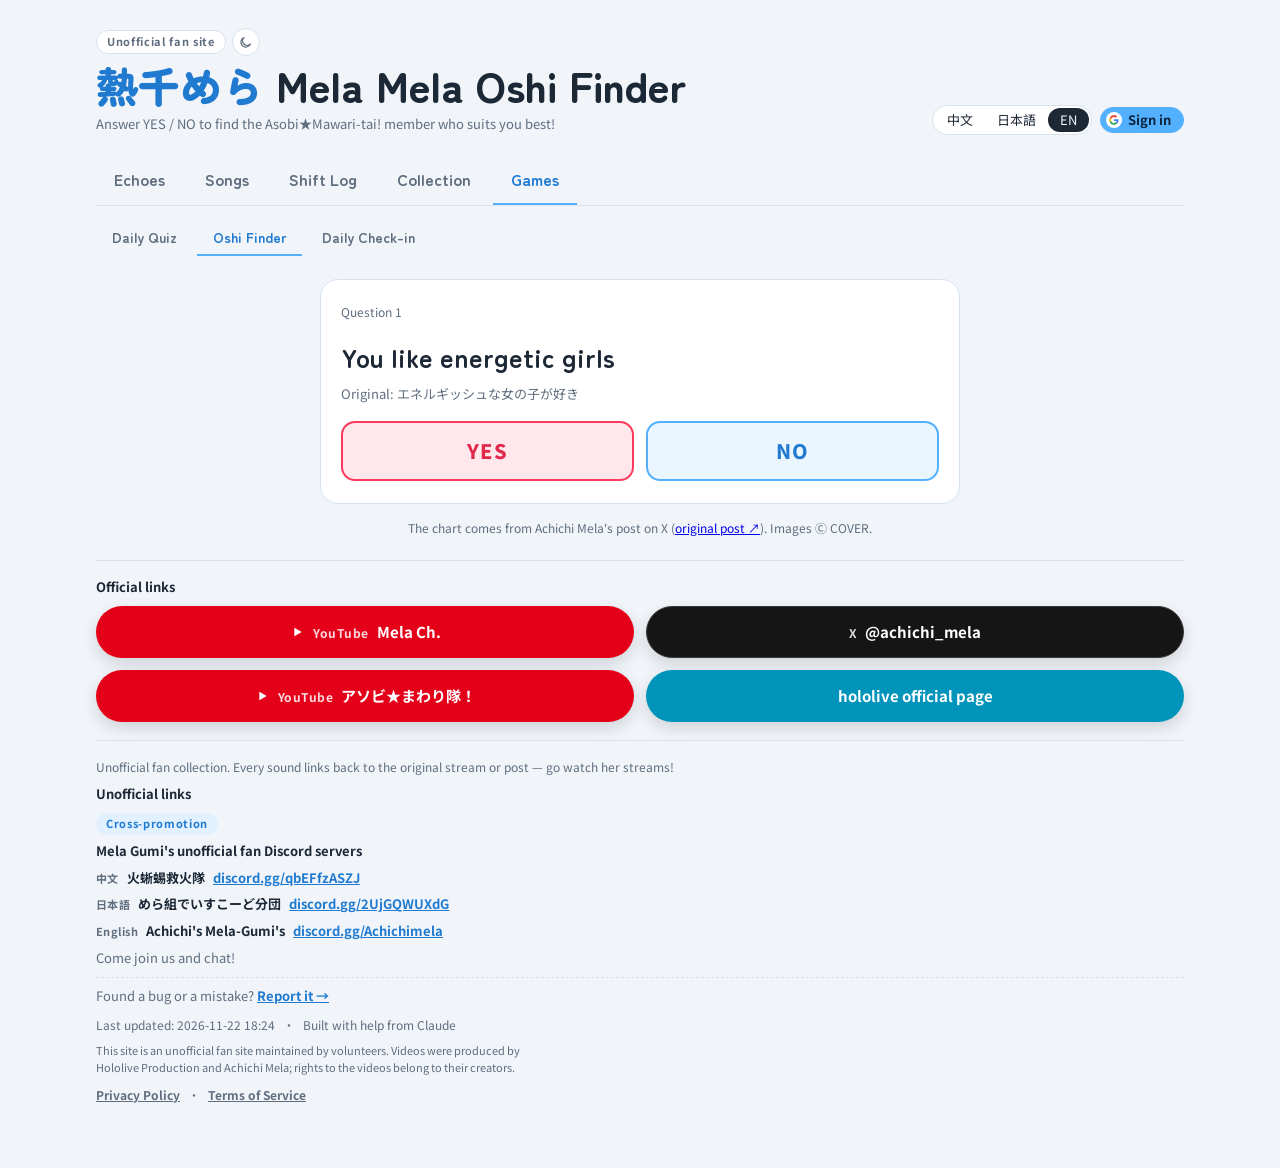
<file: oshi.html>
<!doctype html>
<html lang="zh-Hant">
<head>
<meta charset="utf-8">
<meta name="viewport" content="width=device-width,initial-scale=1,viewport-fit=cover">
<title>推し診斷｜熱千めら めらめら出勤紀錄</title>
<meta name="description" content="アソビ★まわり隊！推し診斷：回答 YES／NO，找出最適合你的成員（非官方粉絲網站）">
<link rel="preconnect" href="https://fonts.googleapis.com">
<link rel="stylesheet" href="https://fonts.googleapis.com/css2?family=Zen+Maru+Gothic:wght@500;700;900&family=Noto+Sans+TC:wght@400;500;700&family=Noto+Sans+JP:wght@400;500;700&family=M+PLUS+1+Code:wght@400;600&display=swap">
<!-- 改了 assets 裡的檔案時，把 ?v= 後面的版本號改掉，訪客的瀏覽器才會抓新版 -->
<script>(function(){try{var v=localStorage.getItem("mela-theme");if(v==="dark"||v==="light")document.documentElement.dataset.theme=v}catch(e){}})()</script>
<link rel="stylesheet" href="assets/style.css?v=869b1eac">
<style>
/* ===== 小遊戲：推し診斷 ===== */
.view{gap:14px}
.os-card{max-width:640px;width:100%;margin:0 auto;display:flex;flex-direction:column;gap:16px;padding:22px 20px;background:var(--surface);border:1px solid var(--line);border-radius:18px}
.os-top{display:flex;align-items:center;gap:8px;font-size:12px;color:var(--muted)}
.os-top .sp{flex:1}
.os-q{margin:0;font-family:var(--f-display);font-weight:700;font-size:clamp(20px,5vw,26px);line-height:1.5;text-wrap:pretty}
.os-orig{margin:-8px 0 0;font-size:13px;color:var(--muted)}
.os-yn{display:grid;grid-template-columns:1fr 1fr;gap:12px}
.os-yn button{justify-content:center;padding:16px;font-size:20px;font-weight:800;letter-spacing:.06em;border-radius:14px;border-width:2px}
.os-yes{background:color-mix(in srgb,#ff3b5c 12%,var(--surface));border-color:#ff3b5c;color:#e0284a}
.os-no{background:color-mix(in srgb,var(--accent) 12%,var(--surface));border-color:var(--accent);color:var(--accent-text)}
.os-back{align-self:flex-start;font-size:13px;padding:5px 12px}
/* 路線圖（4×4＋結果欄） */
/* 結果 */
.os-lead{margin:0;text-align:center;font-weight:700;color:var(--muted)}
.os-res{display:flex;flex-direction:column;align-items:center;gap:12px;text-align:center;opacity:0;transform:translateY(8px) scale(.97);transition:opacity .5s,transform .5s}
.os-res.show{opacity:1;transform:none}
.os-res img{width:min(220px,62vw);aspect-ratio:1;border-radius:24px;border:4px solid var(--c);background:var(--c);object-fit:cover}
.os-name{margin:0;font-family:var(--f-display);font-weight:900;font-size:clamp(24px,7vw,34px);color:var(--c);line-height:1.2}
.os-links{display:flex;flex-wrap:wrap;gap:8px;justify-content:center}
.os-links a{font-size:13px;padding:6px 14px}
.os-act{display:flex;flex-wrap:wrap;gap:10px;justify-content:center}
.os-act button,.os-act a{padding:9px 20px;font-size:15px}
.os-x{background:#000;color:#fff;border-color:#000}
.os-up{font-size:13px;color:var(--muted);text-align:center;margin:0}
.os-up .g-links{justify-content:center;margin-top:6px}
.os-note{max-width:640px;margin:0 auto;font-size:12px;color:var(--muted);text-align:center;line-height:1.7}
/* 統計 */
.os-stats{max-width:640px;width:100%;margin:0 auto;display:flex;flex-direction:column;gap:10px;padding:18px 20px;background:var(--surface);border:1px solid var(--line);border-radius:18px}
.os-stats h2{margin:0;font-size:16px}
.os-stats p{margin:0;font-size:12px;color:var(--muted)}
.os-bar{display:grid;grid-template-columns:34px 1fr auto;align-items:center;gap:10px;font-size:13px}
.os-bar img{width:34px;height:34px;border-radius:8px;object-fit:cover;background:var(--c)}
.os-bar .nm{font-weight:700;display:block;margin-bottom:3px}
.os-bar .tr{display:block;height:8px;border-radius:99px;background:var(--bg);border:1px solid var(--line);overflow:hidden}
.os-bar .tr b{display:block;height:100%;background:var(--c);border-radius:99px;transition:width .6s}
.os-bar .pc{font-family:var(--f-code);font-size:12px;color:var(--muted);text-align:right;min-width:4.5em}
.os-bar.me .nm::after{content:" ★";color:var(--c)}
@media (prefers-reduced-motion:reduce){.os-res{transition:none}}
</style>
</head>
<body data-title-key="titleOshi">
<div class="wrap">
  <div class="topbar">
  <header>
    <div>
      <span class="unofficial" data-i18n="unofficial"></span>
      <h1><span class="jp">熱千めら</span> <span data-i18n="titleOshi"></span></h1>
      <p class="sub" data-i18n="subOshi"></p>
    </div>
    <div class="right">
      <div class="lang" role="group" aria-label="Language">
        <button type="button" data-lang="zh">中文</button>
        <button type="button" data-lang="ja">日本語</button>
        <button type="button" data-lang="en">EN</button>
      </div>
    </div>
  </header>

  <nav class="views">
    <a href="voices.html" data-i18n="tabVoices"></a>
    <a href="songs.html" data-i18n="tabSongs"></a>
    <a href="timeline.html" data-i18n="tabShift"></a>
    <a href="goods.html" data-i18n="tabTax"></a>
    <a href="quiz.html" aria-current="page" data-i18n="tabGames"></a>
  </nav>
  <nav class="views sub-views" data-i18n-aria="tabGames">
    <a href="quiz.html" data-i18n="tabQuiz"></a>
    <a href="oshi.html" aria-current="page" data-i18n="tabOshi"></a>
    <a href="checkin.html" data-i18n="tabCheckin"></a>
  </nav>
  </div>

  <section class="view">
    <div class="os-card" id="os" aria-live="polite"></div>
    <section class="os-stats" id="osStats" aria-live="polite" hidden></section>
    <p class="os-note" id="osNote"></p>
  </section>

  <footer></footer><!-- 頁尾內容由 assets/common.js 產生（各頁共用） -->
</div>

<script src="assets/common.js?v=9e7843b7"></script>
<script src="assets/sync.js?v=8e657a70"></script><!-- 標題列的登入按鈕（每頁都有）；這頁也用它上傳結果、讀統計 -->
<script>
/* ===== 小遊戲：推し診斷 =====
 * 流程圖：oshi.json（熱千めら X 貼文的「おぬしにぴったりなメンバー」路線圖）。4×4 的格子，從左上開始，YES 往右、NO 往下：
 *   某一列 4 題都 YES → 那一列的成員；最下面一列再答 NO → アソビ★まわり隊！箱推し。
 * 最近一次的結果存在瀏覽器（mela-oshi-last），再打開會先顯示上次的結果。
 * 統計：有登入 Google 的人，最近一次的結果用 Supabase 的 submit_oshi_result() 上傳（每人只算一次、會被新的覆蓋）；
 *   沒登入可以按「Google 登入並加入統計」，登入回來後自動補傳（7 天內，mela-oshi-pending）。
 *   分布用 oshi_stats() 讀（只有各結果的人數）。資料表和函式在 supabase/oshi-setup.sql。
 */
addStrings({
 zh:{titleOshi:"めらめら推し診斷",subOshi:"回答 YES／NO，找出アソビ★まわり隊！裡最適合你的成員！",
   osQ:"第 {n} 題",osYes:"YES",osNo:"NO",osBack:"← 上一題",osOrig:"原文：{s}",
   osLead:"最適合你的成員是……",osAgain:"再測一次",osShare:"分享到 X",osShareText:"アソビ★まわり隊！推し診斷：最適合我的是「{m}」！",
   osUpWait:"正在確認登入狀態…",osUpSending:"結果上傳中…",osUpOk:"已加入統計 ✓（只會保留你最近一次的結果）",osUpLogin:"用 Google 登入，就能把這次的結果加入大家的統計。",osUpLoginBtn:"Google 登入並加入統計",osUpErr:"結果上傳失敗，請稍後再試。",osUpRetry:"重新上傳",
   osStatsTitle:"大家的診斷結果",osStatsDesc:"統計登入 Google 的人最近一次的結果，共 {n} 人。",osStatsEmpty:"還沒有人加入統計，成為第一個吧！",osStatsFail:"統計暫時無法顯示，請稍後再試。",osStatsLoading:"讀取中…",
   osFail:"診斷資料讀取失敗，請稍後重新整理。",osNote:"診斷流程出自熱千めら的 X 貼文（{src}）。圖片 Ⓒ COVER。",osSrc:"原始貼文"},
 ja:{titleOshi:"めらめら推し診断",subOshi:"YES／NO で答えて、アソビ★まわり隊！であなたにぴったりなメンバーを見つけよう！",
   osQ:"第 {n} 問",osYes:"YES",osNo:"NO",osBack:"← ひとつ戻る",osOrig:"",
   osLead:"おぬしにぴったりなメンバーは…",osAgain:"もう一度診断する",osShare:"X でシェア",osShareText:"アソビ★まわり隊！推し診断：わたしにぴったりなメンバーは「{m}」！",
   osUpWait:"ログイン状態を確認中…",osUpSending:"結果を送信中…",osUpOk:"集計に追加しました ✓（最新の結果だけが残ります）",osUpLogin:"Google でログインすると、今回の結果をみんなの集計に追加できます。",osUpLoginBtn:"Google でログインして集計に追加",osUpErr:"送信に失敗しました。しばらくしてからもう一度お試しください。",osUpRetry:"もう一度送信",
   osStatsTitle:"みんなの診断結果",osStatsDesc:"Google でログインした人の最新の結果を集計しています（{n} 人）。",osStatsEmpty:"まだ集計がありません。最初のひとりになろう！",osStatsFail:"集計を表示できません。しばらくしてからもう一度お試しください。",osStatsLoading:"読み込み中…",
   osFail:"診断データを読み込めませんでした。しばらくしてから再読み込みしてください。",osNote:"診断チャートは熱千めらの X ポスト（{src}）より。画像 Ⓒ COVER",osSrc:"元のポスト"},
 en:{titleOshi:"Mela Mela Oshi Finder",subOshi:"Answer YES / NO to find the Asobi★Mawari-tai! member who suits you best!",
   osQ:"Question {n}",osYes:"YES",osNo:"NO",osBack:"← Back",osOrig:"Original: {s}",
   osLead:"The member who suits you best is…",osAgain:"Try again",osShare:"Share on X",osShareText:"Asobi★Mawari-tai! Oshi Finder: my perfect match is \"{m}\"!",
   osUpWait:"Checking sign-in…",osUpSending:"Sending your result…",osUpOk:"Added to the stats ✓ (only your latest result is kept)",osUpLogin:"Sign in with Google to add this result to everyone's stats.",osUpLoginBtn:"Sign in with Google & add",osUpErr:"Couldn't send your result. Please try again in a moment.",osUpRetry:"Try again",
   osStatsTitle:"Everyone's results",osStatsDesc:"Latest results of players signed in with Google ({n} in total).",osStatsEmpty:"No results yet — be the first!",osStatsFail:"The stats can't be shown right now. Please try again later.",osStatsLoading:"Loading…",
   osFail:"Couldn't load the chart. Please reload in a moment.",osNote:"The chart comes from Achichi Mela's post on X ({src}). Images Ⓒ COVER.",osSrc:"original post"}
});
const tq=(k,o)=>t(k).replace(/\{(\w)\}/g,(_,x)=>o[x]??"");
const L=v=>v==null?"":typeof v==="string"?v:(v[lang]||v.zh||v.ja||Object.values(v).find(Boolean)||"");
const webSafe=u=>{ try{ const x=new URL(u,location.href); return /^https?:$/.test(x.protocol)?x.href:"#"; }catch(e){ return "#"; } };
const S=typeof MelaSync!=="undefined"?MelaSync:null; // assets/sync.js（const 宣告，不在 window 上）
const LAST_KEY="mela-oshi-last", PEND_KEY="mela-oshi-pending", PEND_DAYS=7, ORDER=["kyoko","mela","tsuzuri","sopia","box"];
const lsGet=k=>{ try{ return JSON.parse(localStorage.getItem(k)||"null"); }catch(e){ return null; } };
const lsSet=(k,v)=>{ try{ v==null?localStorage.removeItem(k):localStorage.setItem(k,JSON.stringify(v)); }catch(e){} };

let D=null, failed=false, path=[], result=null, reveal=false, up="", stats=null, statsErr=false;

// 走路線：YES 往右（最右邊再 YES＝那一列的成員）、NO 往下（最下面再 NO＝箱推し）
function walk(p){ let r=0,c=0;
  for(const a of p){ if(a){ if(c===3) return {r,c,result:D.rows[r].result}; c++; } else { if(r===3) return {r,c,result:"box"}; r++; } }
  return {r,c,result:null}; }

function render(){
  const box=$("os");
  if(failed||!D){ box.innerHTML=failed?`<p class="os-q">${t("osFail")}</p>`:""; return; }
  const src=D.source;
  $("osNote").innerHTML=esc(t("osNote")).replace("{src}",`<a href="${esc(webSafe(src))}" target="_blank" rel="noopener">${esc(t("osSrc"))} ↗</a>`);
  if(result) renderResult(); else renderQuestion();
  renderStats(); }

function renderQuestion(){ const w=walk(path), q=D.rows[w.r].questions[w.c], txt=L(q), orig=lang!=="ja"&&q.ja&&t("osOrig")?tq("osOrig",{s:q.ja}):"";
  $("os").innerHTML=`<div class="os-top"><span>${tq("osQ",{n:path.length+1})}</span><span class="sp"></span></div>
    <p class="os-q">${esc(txt)}</p>${orig?`<p class="os-orig">${esc(orig)}</p>`:""}
    <div class="os-yn"><button type="button" class="os-yes" data-a="1">${t("osYes")}</button><button type="button" class="os-no" data-a="0">${t("osNo")}</button></div>
    ${path.length?`<button type="button" class="os-back" id="osBack">${t("osBack")}</button>`:""}`; }

function renderResult(){ const R=D.results[result]; if(!R) return; const name=L(R.name);
  const share=`https://x.com/intent/tweet?text=${encodeURIComponent(tq("osShareText",{m:name}))}&url=${encodeURIComponent(location.origin+location.pathname)}`;
  const upMsg={wait:`<p class="os-up">${t("osUpWait")}</p>`,sending:`<p class="os-up">${t("osUpSending")}</p>`,ok:`<p class="os-up">${t("osUpOk")}</p>`,
    login:`<div class="os-up">${t("osUpLogin")}<div class="g-links"><button type="button" class="primary" id="osLogin">${t("osUpLoginBtn")}</button></div></div>`,
    err:`<div class="os-up">${t("osUpErr")}<div class="g-links"><button type="button" id="osRetry">${t("osUpRetry")}</button></div></div>`}[up]||"";
  $("os").innerHTML=`<p class="os-lead">${t("osLead")}</p>
    <div class="os-res${reveal?" show":""}" style="--c:${esc(R.color||"var(--accent)")}">
      <img src="${esc(R.img)}" alt="${esc(name)}" width="220" height="220">
      <h2 class="os-name">${esc(name)}</h2>
      <div class="os-links">${(R.links||[]).map(l=>`<a class="btn" href="${esc(webSafe(l.url))}" target="_blank" rel="noopener">${esc(l.label)} ↗</a>`).join("")}</div>
    </div>
    <div class="os-act"><button type="button" class="primary" id="osAgain">${t("osAgain")}</button><a class="btn os-x" href="${esc(share)}" target="_blank" rel="noopener">${t("osShare")}</a></div>
    ${upMsg}`;
  if(!reveal) setTimeout(()=>{ reveal=true; document.querySelector(".os-res")?.classList.add("show"); },matchMedia("(prefers-reduced-motion: reduce)").matches?0:700); }


function renderStats(){ const el=$("osStats"); el.hidden=!result; if(!result) return;
  let body;
  if(statsErr) body=`<p>${t("osStatsFail")}</p>`;
  else if(!stats) body=`<p>${t("osStatsLoading")}</p>`;
  else{ const total=ORDER.reduce((s,k)=>s+(stats[k]||0),0);
    body=total?`<p>${tq("osStatsDesc",{n:total})}</p>`+ORDER.map(k=>{ const R=D.results[k], n=stats[k]||0, pc=total?Math.round(n/total*1000)/10:0;
      return `<div class="os-bar${k===result?" me":""}" style="--c:${esc(R.color)}"><img src="${esc(R.img)}" alt=""><span><span class="nm">${esc(L(R.name))}</span><span class="tr"><b style="width:${pc}%"></b></span></span><span class="pc">${pc}%<br>${n}</span></div>`; }).join("")
      :`<p>${t("osStatsEmpty")}</p>`; }
  el.innerHTML=`<h2>${t("osStatsTitle")}</h2>${body}`; }

function answer(a){ if(result) return; path.push(a); const w=walk(path);
  if(w.result){ result=w.result; reveal=false; lsSet(LAST_KEY,{result,path,at:Date.now()}); lsSet(PEND_KEY,{result,at:Date.now()}); up="wait"; render(); upload(); loadStats(); }
  else render(); }
function restart(){ path=[]; result=null; reveal=false; up=""; render(); window.scrollTo({top:$("os").getBoundingClientRect().top+scrollY-120,behavior:"smooth"}); }

// ---- 上傳結果（同時只跑一次） ----
let upP=null;
const upload=()=>upP||(upP=doUpload().catch(e=>{ console.warn("oshi upload failed",e); up="err"; render(); }).finally(()=>{ upP=null; }));
async function doUpload(){ const p=lsGet(PEND_KEY); if(!p) return;
  if(!(Date.now()-p.at<PEND_DAYS*864e5)){ lsSet(PEND_KEY,null); if(up==="wait"){ up=""; render(); } return; }
  if(!S){ up=""; return render(); }
  await S.whenReady(); const sb=S.client(), u=S.user();
  if(!sb){ up=""; return render(); }
  if(!u){ up="login"; return render(); }
  up="sending"; render();
  const {error}=await sb.rpc("submit_oshi_result",{p_result:p.result}); if(error) throw error;
  const now=lsGet(PEND_KEY); if(now&&now.at===p.at) lsSet(PEND_KEY,null);
  up="ok"; render(); loadStats(); }

// ---- 統計 ----
let stP=null;
const loadStats=()=>stP||(stP=(async()=>{
  try{ if(!S) throw new Error("no MelaSync"); await S.whenReady(); const sb=S.client(); if(!sb) throw new Error("no client");
    const {data,error}=await sb.rpc("oshi_stats"); if(error) throw error;
    stats={}; for(const r of data||[]) stats[r.result]=Number(r.n)||0; statsErr=false; }
  catch(e){ console.warn("oshi stats failed",e); statsErr=true; }
  renderStats(); })().finally(()=>{ stP=null; }));

document.addEventListener("click",e=>{ const b=e.target.closest("button"); if(!b) return;
  if(b.dataset.a!=null&&b.closest("#os")) return answer(b.dataset.a==="1");
  if(b.id==="osBack"){ path.pop(); return render(); }
  if(b.id==="osAgain") return restart();
  if(b.id==="osLogin") return S?.login();
  if(b.id==="osRetry"){ up="wait"; render(); return upload(); } });
document.addEventListener("keydown",e=>{ if(result||e.target.closest("input,textarea,select")||e.altKey||e.ctrlKey||e.metaKey) return;
  const k=e.key.toLowerCase(); if(k==="y") answer(true); else if(k==="n") answer(false); else if(k==="backspace"&&path.length){ e.preventDefault(); path.pop(); render(); } });
window.onLangChange=()=>{ if(D) render(); };

(async()=>{
  try{ const r=await fetch("oshi.json",{cache:"no-cache"}); if(!r.ok) throw new Error("HTTP "+r.status); D=await r.json();
    if(!Array.isArray(D.rows)||D.rows.length!==4||D.rows.some(x=>!Array.isArray(x.questions)||x.questions.length!==4)||!D.results) throw new Error("bad oshi.json");
  }catch(e){ console.warn("oshi load failed",e); failed=true; D=null; }
  // 上次的結果：直接顯示（按「再測一次」重新開始）
  const last=lsGet(LAST_KEY); if(D&&last&&D.results[last.result]&&Array.isArray(last.path)&&walk(last.path).result===last.result){ path=last.path; result=last.result; reveal=true; }
  setLang(pickLang());
  if(D&&result){ loadStats(); if(lsGet(PEND_KEY)){ up="wait"; render(); upload(); } }
})();
</script>
</body>
</html>
</file>
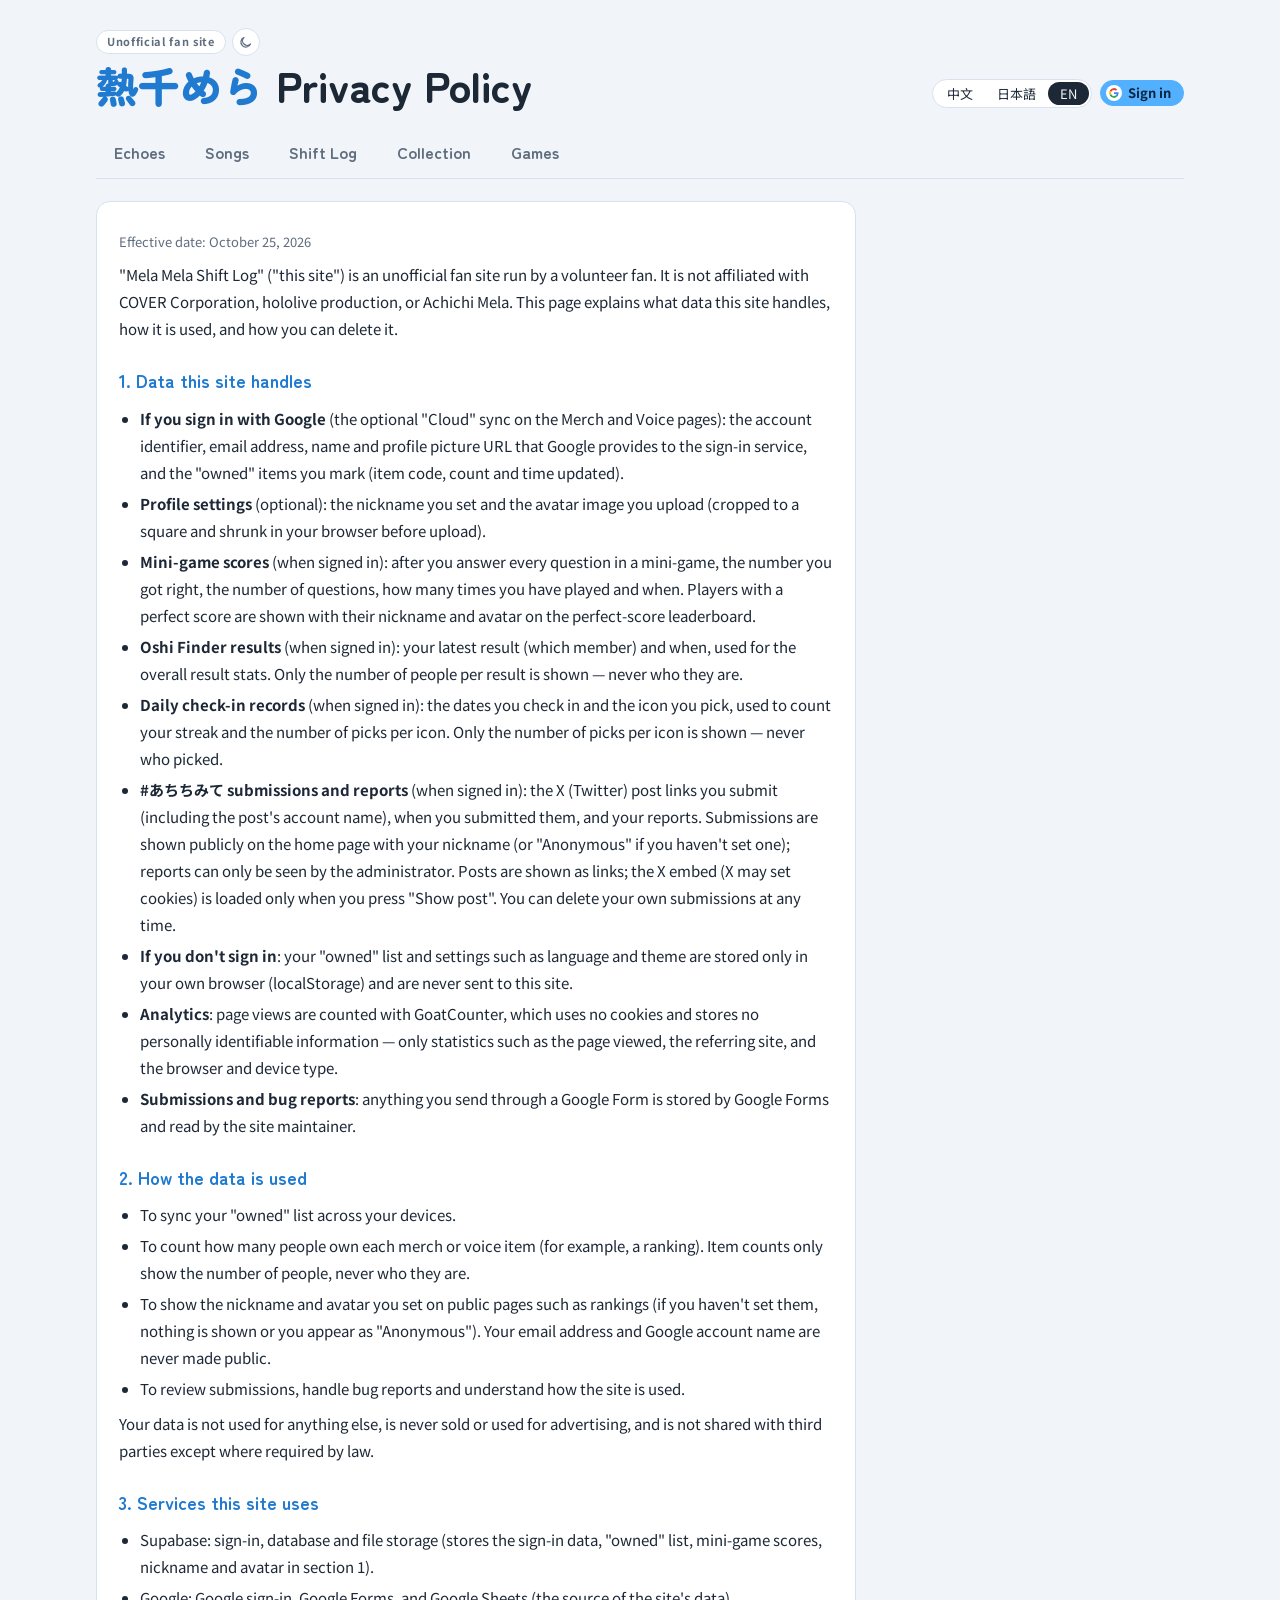
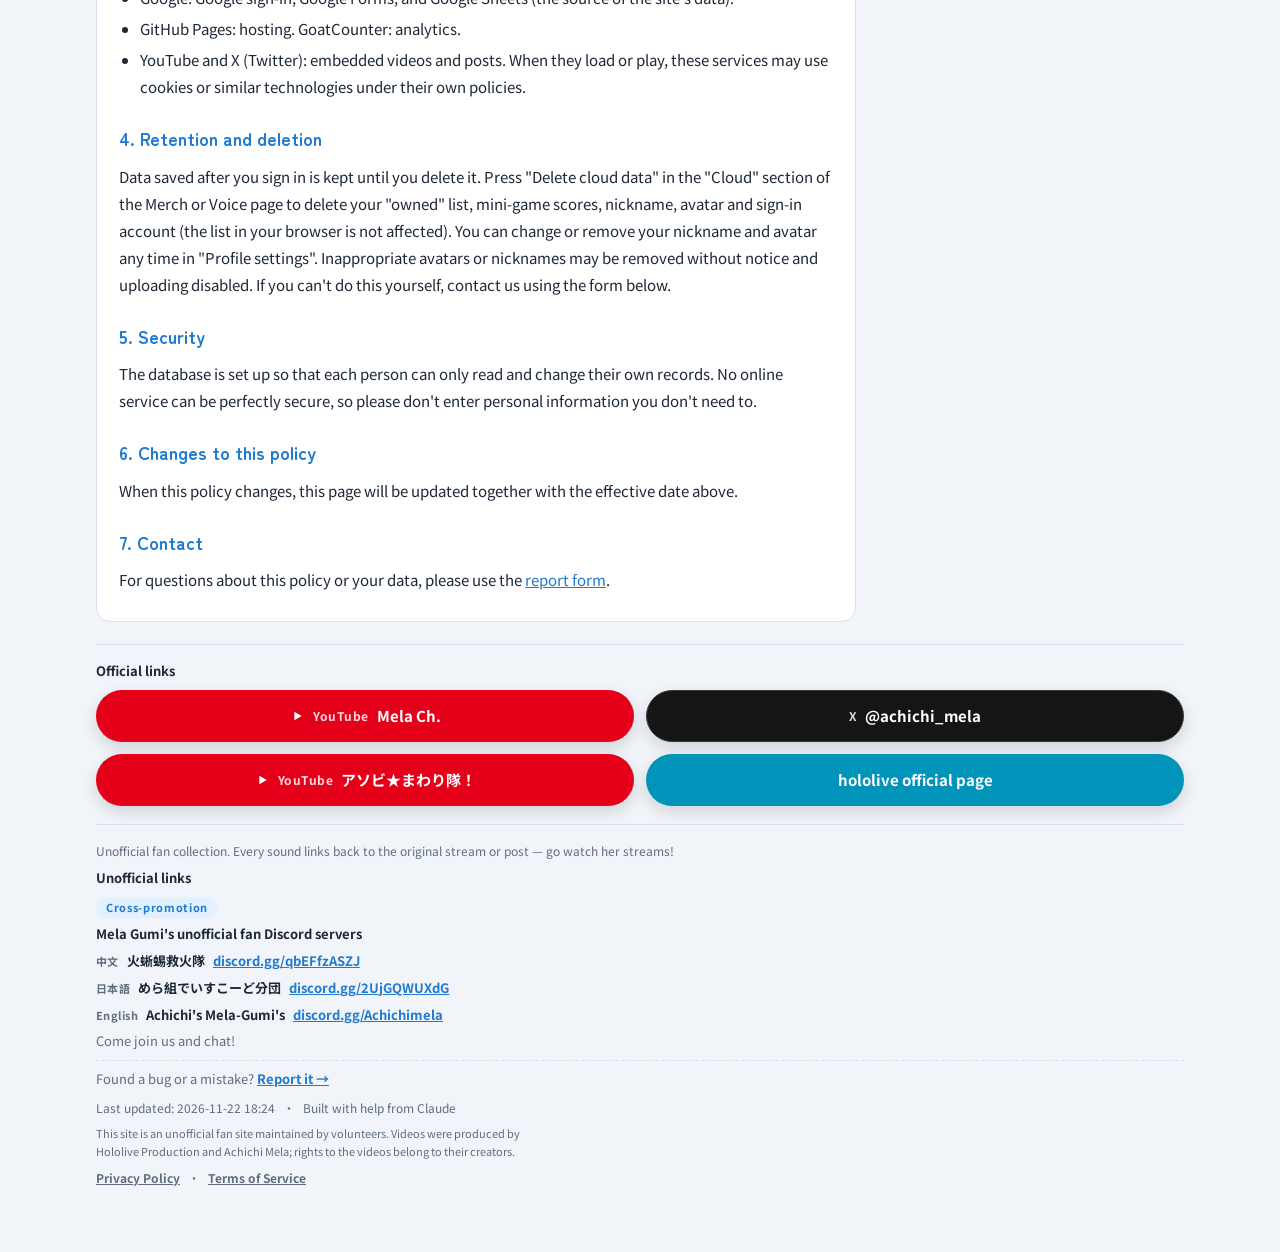
<file: privacy.html>
<!doctype html>
<html lang="zh-Hant">
<head>
<meta charset="utf-8">
<meta name="viewport" content="width=device-width,initial-scale=1,viewport-fit=cover">
<title>熱千めら めらめら出勤紀錄</title>
<meta name="description" content="めらめら出勤紀錄 隱私權政策（非官方粉絲網站）">
<link rel="preconnect" href="https://fonts.googleapis.com">
<link rel="stylesheet" href="https://fonts.googleapis.com/css2?family=Zen+Maru+Gothic:wght@500;700;900&family=Noto+Sans+TC:wght@400;500;700&family=Noto+Sans+JP:wght@400;500;700&family=M+PLUS+1+Code:wght@400;600&display=swap">
<script>(function(){try{var v=localStorage.getItem("mela-theme");if(v==="dark"||v==="light")document.documentElement.dataset.theme=v}catch(e){}})()</script>
<link rel="stylesheet" href="assets/style.css?v=869b1eac">
<style>
/* 隱私權政策／服務條款（內容由 scripts/mklegal.py 產生，要改文字請改那個檔再重新產生） */
.lg-doc{max-width:760px;background:var(--surface);border:1px solid var(--line);border-radius:var(--r);padding:20px 22px;line-height:1.8}
.lg-doc h2{margin:22px 0 6px;font-family:var(--f-display);font-size:18px;color:var(--accent-text)}
.lg-doc p{margin:8px 0}
.lg-doc ul{margin:8px 0;padding-left:1.4em}
.lg-doc li{margin:4px 0}
.lg-doc a{color:var(--accent-text)}
.lg-date{font-size:13px;color:var(--muted)}
</style>
</head>
<body data-title-key="titlePrivacy">
<div class="wrap">
  <div class="topbar">
  <header>
    <div>
      <span class="unofficial" data-i18n="unofficial"></span>
      <h1><span class="jp">熱千めら</span> <span data-i18n="titlePrivacy"></span></h1>
    </div>
    <div class="right">
      <div class="lang" role="group" aria-label="Language">
        <button type="button" data-lang="zh">中文</button>
        <button type="button" data-lang="ja">日本語</button>
        <button type="button" data-lang="en">EN</button>
      </div>
    </div>
  </header>

  <nav class="views">
    <a href="voices.html" data-i18n="tabVoices"></a>
    <a href="songs.html" data-i18n="tabSongs"></a>
    <a href="timeline.html" data-i18n="tabShift"></a>
    <a href="goods.html" data-i18n="tabTax"></a>
    <a href="quiz.html" data-i18n="tabGames"></a>
  </nav>
  </div>

  <section class="view">
    <article class="lg-doc" data-doc-lang="zh" hidden>
<p class="lg-date">生效日期：2026 年 10 月 25 日</p>
<p>「めらめら出勤紀錄」（以下稱「本站」）是由粉絲志工個人營運的非官方粉絲網站，與 COVER 株式会社、hololive production 及熱千めら本人沒有任何關係。本頁說明本站會處理哪些資料、怎麼使用，以及你可以怎麼刪除。</p>
<h2>1. 本站處理的資料</h2>
<ul>
<li><b>使用 Google 登入時（周邊頁、音聲頁的「雲端同步」，可自由選擇是否使用）</b>：Google 提供給登入服務的帳號識別碼、email、名稱與大頭貼網址，以及你標記的「已入手」紀錄（品項代號、數量、更新時間）。</li>
<li><b>個人設定（可自由選擇是否填寫）</b>：你設定的暱稱，以及你上傳的頭像圖片（上傳前會在你的瀏覽器裡裁成正方形並縮小）。</li>
<li><b>小遊戲的成績（登入時）</b>：你在小遊戲答完全部題目後的答對題數、題庫題數、遊玩次數和時間。全對的人會以暱稱和頭像顯示在全對排行榜上。</li>
<li><b>推し診斷的結果（登入時）</b>：你最近一次的診斷結果（哪一位成員）和時間，用來統計大家的結果分布。統計只公開各結果的人數，不會顯示是誰。</li>
<li><b>每日簽到的紀錄（登入時）</b>：你每天簽到的日期和選的圖案，用來計算連續簽到天數，以及統計各圖案的點擊人次。統計只公開各圖案的人次，不會顯示是誰選的。</li>
<li><b>#あちちみて 的投稿與檢舉（登入時）</b>：你投稿的 X（推特）貼文連結（含貼文的帳號名稱）、投稿時間，以及你的檢舉紀錄。投稿會在首頁公開顯示，並顯示你的暱稱（沒設定就顯示「匿名」）；檢舉紀錄只有管理員看得到。投稿的貼文會顯示連結，只有你按「展開貼文」時才會載入 X 的內嵌元件（X 可能設定 cookie）。你可以隨時刪除自己的投稿。</li>
<li><b>沒有登入時</b>：「已入手」紀錄、語言、深淺色等設定只存在你自己的瀏覽器（localStorage），不會傳送到本站。</li>
<li><b>瀏覽統計</b>：本站使用 GoatCounter 統計頁面瀏覽次數。GoatCounter 不使用 Cookie，也不保存可以辨識個人的資訊，只記錄瀏覽的頁面、來源網站、瀏覽器與裝置類型等統計資料。</li>
<li><b>投稿與問題回報</b>：透過 Google 表單送出投稿或回報時，你填寫的內容由 Google 表單保存，本站營運者會看到這些內容。</li>
</ul>
<h2>2. 使用目的</h2>
<ul>
<li>在不同裝置之間同步你的「已入手」紀錄。</li>
<li>統計每個周邊、音聲品項的入手人數（例如入手人數排行榜）。品項的入手人數只會顯示人數，不會顯示是誰。</li>
<li>排行榜等公開頁面上，會顯示你設定的暱稱和頭像（沒有設定就不會顯示，或顯示為「匿名」）。不會公開你的 email 和 Google 帳號名稱。</li>
<li>審核投稿、處理問題回報，以及了解網站的使用狀況。</li>
</ul>
<p>本站不會把你的資料用在上述以外的用途，不會販售，不會用於廣告，也不會提供給第三方（法律要求的情況除外）。</p>
<h2>3. 使用的外部服務</h2>
<ul>
<li>Supabase：登入、資料庫與檔案儲存（保存上面第 1 點的登入資料、已入手紀錄、小遊戲成績、暱稱與頭像）。</li>
<li>Google：Google 帳號登入、Google 表單、Google 試算表（網站內容的資料來源）。</li>
<li>GitHub Pages：網站主機。GoatCounter：瀏覽統計。</li>
<li>YouTube、X（Twitter）：網站內嵌的影片與貼文。播放或顯示這些內容時，這些服務可能依它們自己的政策使用 Cookie 等技術。</li>
</ul>
<h2>4. 保存期間與刪除</h2>
<p>登入後保存的資料，會保存到你刪除為止。在周邊頁或音聲頁的「雲端」區按「刪除雲端紀錄」，就會刪除你的已入手紀錄、小遊戲成績、暱稱、頭像和登入帳號（你瀏覽器裡的紀錄不受影響）。暱稱和頭像也可以隨時在「個人設定」修改或移除。不當的頭像或暱稱，本站可以不經通知移除，並停用上傳功能。如果無法自行刪除，也可以透過下方的表單聯絡我們處理。</p>
<h2>5. 安全</h2>
<p>資料庫設定成每個人只能讀取和修改自己的紀錄。不過網路服務無法保證絕對安全，請不要在本站輸入不必要的個人資料。</p>
<h2>6. 本政策的變更</h2>
<p>本政策更新時，會修改本頁內容並更新上方的生效日期。</p>
<h2>7. 聯絡方式</h2>
<p>關於本政策或你的資料，請透過<a href="https://forms.gle/FqPYsz1eSLLuJKFM7" target="_blank" rel="noopener">問題回報表單</a>聯絡我們。</p>
    </article>
    <article class="lg-doc" data-doc-lang="ja" hidden>
<p class="lg-date">施行日：2026年10月25日</p>
<p>「めらめら出勤記録」（以下「当サイト」）は、ファンの有志が個人で運営している非公式ファンサイトで、カバー株式会社、ホロライブプロダクション、熱千めらさんご本人とは一切関係ありません。このページでは、当サイトが扱う情報、その使い方、削除の方法について説明します。</p>
<h2>1. 当サイトが扱う情報</h2>
<ul>
<li><b>Google でログインした場合（グッズ・ボイスページの「クラウド同期」。使うかどうかは自由です）</b>：Google からログインサービスに提供されるアカウント識別子、メールアドレス、名前、プロフィール画像の URL と、あなたが付けた「入手済み」の記録（品目コード、個数、更新日時）。</li>
<li><b>個人設定（入力は任意です）</b>：設定したニックネームと、アップロードしたアイコン画像（アップロード前にブラウザ内で正方形に切り抜いて縮小します）。</li>
<li><b>ミニゲームの成績（ログイン時）</b>：ミニゲームで全問に答えたときの正解数、問題数、プレイ回数と日時。全問正解した人は、ニックネームとアイコンで全問正解ランキングに表示されます。</li>
<li><b>推し診断の結果（ログイン時）</b>：最新の診断結果（どのメンバーか）と日時。みんなの結果の集計に使います。公開されるのは結果ごとの人数だけで、誰の結果かは表示されません。</li>
<li><b>毎日チェックインの記録（ログイン時）</b>：チェックインした日付と選んだアイコン。連続日数の計算と、アイコンごとの人数の集計に使います。公開されるのはアイコンごとの人数だけで、誰が選んだかは表示されません。</li>
<li><b>#あちちみて の投稿・通報（ログイン時）</b>：投稿した X（旧 Twitter）のポストのリンク（アカウント名を含む）、投稿日時、通報の記録。投稿はトップページに公開され、ニックネーム（未設定の場合は「匿名」）が表示されます。通報の記録は管理者だけが確認できます。ポストはリンクとして表示され、「ポストを表示」を押したときだけ X の埋め込みを読み込みます（X が cookie を設定する場合があります）。自分の投稿はいつでも削除できます。</li>
<li><b>ログインしていない場合</b>：「入手済み」の記録や言語・表示テーマなどの設定は、あなたのブラウザ（localStorage）にだけ保存され、当サイトには送信されません。</li>
<li><b>アクセス解析</b>：ページの閲覧数を GoatCounter で集計しています。GoatCounter は Cookie を使わず、個人を特定できる情報も保存しません。閲覧したページ、参照元サイト、ブラウザ・端末の種類などの統計のみを記録します。</li>
<li><b>投稿・不具合の報告</b>：Google フォームから送信された内容は Google フォームに保存され、当サイトの運営者が確認します。</li>
</ul>
<h2>2. 利用目的</h2>
<ul>
<li>「入手済み」の記録を複数の端末で同期するため。</li>
<li>グッズ・ボイスの各品目の入手人数を集計するため（入手人数ランキングなど）。品目の入手人数は人数だけを表示し、誰が入手したかは表示しません。</li>
<li>ランキングなどの公開ページに、設定したニックネームとアイコンを表示するため（設定していない場合は表示しないか「匿名」と表示します）。メールアドレスや Google アカウント名は公開しません。</li>
<li>投稿の確認、不具合への対応、サイトの利用状況の把握のため。</li>
</ul>
<p>上記以外の目的には使わず、販売や広告への利用、第三者への提供もしません（法令に基づく場合を除きます）。</p>
<h2>3. 利用している外部サービス</h2>
<ul>
<li>Supabase：ログイン、データベース、ファイル保存（上の 1 のログイン情報、入手済みの記録、ミニゲームの成績、ニックネーム、アイコンを保存）。</li>
<li>Google：Google アカウントでのログイン、Google フォーム、Google スプレッドシート（サイトのデータの元）。</li>
<li>GitHub Pages：サイトのホスティング。GoatCounter：アクセス解析。</li>
<li>YouTube、X（Twitter）：埋め込みの動画・ポスト。表示・再生するときに、各サービスが自身のポリシーに基づき Cookie などを使うことがあります。</li>
</ul>
<h2>4. 保存期間と削除</h2>
<p>ログイン後に保存された情報は、あなたが削除するまで保存されます。グッズページまたはボイスページの「クラウド」欄で「クラウドの記録を削除」を押すと、入手済みの記録、ミニゲームの成績、ニックネーム、アイコン、ログイン用アカウントが削除されます（ブラウザ内の記録はそのまま残ります）。ニックネームとアイコンは「個人設定」でいつでも変更・削除できます。不適切なアイコンやニックネームは予告なく削除し、アップロードを停止することがあります。ご自身で削除できない場合は、下のフォームからご連絡ください。</p>
<h2>5. 安全管理</h2>
<p>データベースは、各自が自分の記録だけを読み書きできるように設定しています。ただしインターネット上のサービスで完全な安全は保証できないため、必要のない個人情報は入力しないでください。</p>
<h2>6. このポリシーの変更</h2>
<p>このポリシーを変更するときは、このページを更新し、上の施行日を改めます。</p>
<h2>7. お問い合わせ</h2>
<p>このポリシーやご自身の情報については、<a href="https://forms.gle/FqPYsz1eSLLuJKFM7" target="_blank" rel="noopener">問題報告フォーム</a>からご連絡ください。</p>
    </article>
    <article class="lg-doc" data-doc-lang="en" hidden>
<p class="lg-date">Effective date: October 25, 2026</p>
<p>"Mela Mela Shift Log" ("this site") is an unofficial fan site run by a volunteer fan. It is not affiliated with COVER Corporation, hololive production, or Achichi Mela. This page explains what data this site handles, how it is used, and how you can delete it.</p>
<h2>1. Data this site handles</h2>
<ul>
<li><b>If you sign in with Google</b> (the optional "Cloud" sync on the Merch and Voice pages): the account identifier, email address, name and profile picture URL that Google provides to the sign-in service, and the "owned" items you mark (item code, count and time updated).</li>
<li><b>Profile settings</b> (optional): the nickname you set and the avatar image you upload (cropped to a square and shrunk in your browser before upload).</li>
<li><b>Mini-game scores</b> (when signed in): after you answer every question in a mini-game, the number you got right, the number of questions, how many times you have played and when. Players with a perfect score are shown with their nickname and avatar on the perfect-score leaderboard.</li>
<li><b>Oshi Finder results</b> (when signed in): your latest result (which member) and when, used for the overall result stats. Only the number of people per result is shown — never who they are.</li>
<li><b>Daily check-in records</b> (when signed in): the dates you check in and the icon you pick, used to count your streak and the number of picks per icon. Only the number of picks per icon is shown — never who picked.</li>
<li><b>#あちちみて submissions and reports</b> (when signed in): the X (Twitter) post links you submit (including the post's account name), when you submitted them, and your reports. Submissions are shown publicly on the home page with your nickname (or "Anonymous" if you haven't set one); reports can only be seen by the administrator. Posts are shown as links; the X embed (X may set cookies) is loaded only when you press "Show post". You can delete your own submissions at any time.</li>
<li><b>If you don't sign in</b>: your "owned" list and settings such as language and theme are stored only in your own browser (localStorage) and are never sent to this site.</li>
<li><b>Analytics</b>: page views are counted with GoatCounter, which uses no cookies and stores no personally identifiable information — only statistics such as the page viewed, the referring site, and the browser and device type.</li>
<li><b>Submissions and bug reports</b>: anything you send through a Google Form is stored by Google Forms and read by the site maintainer.</li>
</ul>
<h2>2. How the data is used</h2>
<ul>
<li>To sync your "owned" list across your devices.</li>
<li>To count how many people own each merch or voice item (for example, a ranking). Item counts only show the number of people, never who they are.</li>
<li>To show the nickname and avatar you set on public pages such as rankings (if you haven't set them, nothing is shown or you appear as "Anonymous"). Your email address and Google account name are never made public.</li>
<li>To review submissions, handle bug reports and understand how the site is used.</li>
</ul>
<p>Your data is not used for anything else, is never sold or used for advertising, and is not shared with third parties except where required by law.</p>
<h2>3. Services this site uses</h2>
<ul>
<li>Supabase: sign-in, database and file storage (stores the sign-in data, "owned" list, mini-game scores, nickname and avatar in section 1).</li>
<li>Google: Google sign-in, Google Forms, and Google Sheets (the source of the site's data).</li>
<li>GitHub Pages: hosting. GoatCounter: analytics.</li>
<li>YouTube and X (Twitter): embedded videos and posts. When they load or play, these services may use cookies or similar technologies under their own policies.</li>
</ul>
<h2>4. Retention and deletion</h2>
<p>Data saved after you sign in is kept until you delete it. Press "Delete cloud data" in the "Cloud" section of the Merch or Voice page to delete your "owned" list, mini-game scores, nickname, avatar and sign-in account (the list in your browser is not affected). You can change or remove your nickname and avatar any time in "Profile settings". Inappropriate avatars or nicknames may be removed without notice and uploading disabled. If you can't do this yourself, contact us using the form below.</p>
<h2>5. Security</h2>
<p>The database is set up so that each person can only read and change their own records. No online service can be perfectly secure, so please don't enter personal information you don't need to.</p>
<h2>6. Changes to this policy</h2>
<p>When this policy changes, this page will be updated together with the effective date above.</p>
<h2>7. Contact</h2>
<p>For questions about this policy or your data, please use the <a href="https://forms.gle/FqPYsz1eSLLuJKFM7" target="_blank" rel="noopener">report form</a>.</p>
    </article>
  </section>

  <footer></footer><!-- 頁尾內容由 assets/common.js 產生（各頁共用） -->
</div>

<script src="assets/common.js?v=9e7843b7"></script>
<script src="assets/sync.js?v=8e657a70"></script><!-- 標題列的登入按鈕（每頁都有） -->
<script>
// 依網站語言顯示對應的那一份
window.onLangChange=()=>{ document.querySelectorAll("[data-doc-lang]").forEach(a=>a.hidden=a.dataset.docLang!==lang); };
setLang(pickLang());
</script>
</body>
</html>
</file>
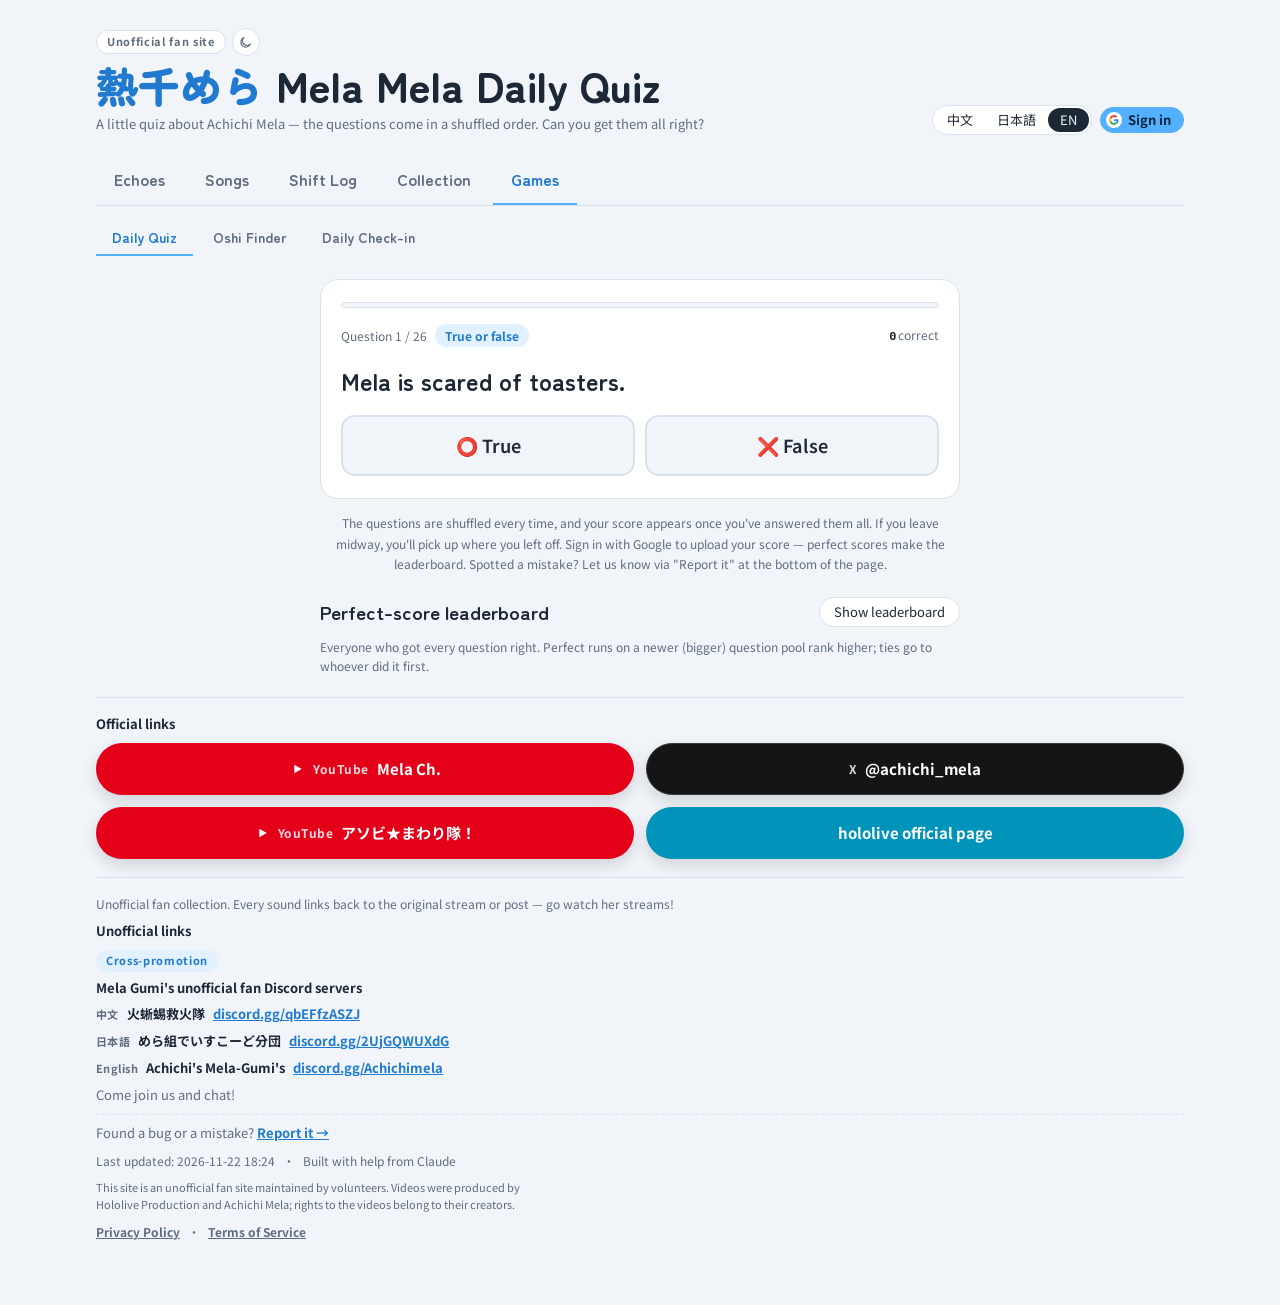
<file: quiz.html>
<!doctype html>
<html lang="zh-Hant">
<head>
<meta charset="utf-8">
<meta name="viewport" content="width=device-width,initial-scale=1,viewport-fit=cover">
<title>今日問答｜熱千めら めらめら出勤紀錄</title>
<link rel="preconnect" href="https://fonts.googleapis.com">
<link rel="stylesheet" href="https://fonts.googleapis.com/css2?family=Zen+Maru+Gothic:wght@500;700;900&family=Noto+Sans+TC:wght@400;500;700&family=Noto+Sans+JP:wght@400;500;700&family=M+PLUS+1+Code:wght@400;600&display=swap">
<!-- 改了 assets 裡的檔案時，把 ?v= 後面的版本號改掉，訪客的瀏覽器才會抓新版 -->
<script>(function(){try{var v=localStorage.getItem("mela-theme");if(v==="dark"||v==="light")document.documentElement.dataset.theme=v}catch(e){}})()</script>
<link rel="stylesheet" href="assets/style.css?v=869b1eac">
<style>
/* ===== 小遊戲：今日問答 ===== */
.view{gap:14px}
.qz-card{max-width:640px;width:100%;margin:0 auto;display:flex;flex-direction:column;gap:16px;padding:22px 20px;background:var(--surface);border:1px solid var(--line);border-radius:18px}
.qz-bar{height:6px;border-radius:999px;background:var(--bg);border:1px solid var(--line);overflow:hidden}
.qz-bar i{display:block;height:100%;background:var(--accent);border-radius:999px;transition:width .3s}
.qz-top{display:flex;align-items:center;gap:8px;flex-wrap:wrap;font-size:12px;color:var(--muted)}
.qz-top .sp{flex:1}
.qz-top b{font-family:var(--f-code);color:var(--ink)}
.qz-tag{font-weight:700;padding:2px 10px;border-radius:999px;background:var(--accent-soft);color:var(--accent-text)}
.qz-q{margin:0;font-family:var(--f-display);font-weight:700;font-size:clamp(19px,4.6vw,24px);line-height:1.5;text-wrap:pretty}
.qz-opts{display:grid;gap:10px}
.qz-opts.tf{grid-template-columns:1fr 1fr}
.qz-opt{display:flex;align-items:center;gap:12px;width:100%;text-align:left;padding:13px 16px;border-radius:14px;font-size:16px;font-weight:600;background:var(--bg);border:2px solid var(--line);color:var(--ink);line-height:1.4}
.qz-opts.tf .qz-opt{justify-content:center;font-size:18px;padding:16px}
.qz-opt .k{flex:none;display:inline-flex;align-items:center;justify-content:center;width:26px;height:26px;border-radius:50%;font-family:var(--f-code);font-size:13px;background:var(--surface);border:1px solid var(--line);color:var(--muted)}
.qz-opt:not(:disabled):hover{border-color:var(--accent)}
.qz-opt:disabled{cursor:default;opacity:1}
.qz-opt.ok{border-color:#2fa84f;background:color-mix(in srgb,#2fa84f 14%,var(--surface))}
.qz-opt.ng{border-color:#d93d42;background:color-mix(in srgb,#d93d42 12%,var(--surface))}
.qz-opt.dim{opacity:.55}
.qz-res{display:flex;flex-direction:column;gap:8px;padding:14px 16px;border-radius:14px;background:var(--bg);border:1px solid var(--line)}
.qz-res h3{margin:0;font-size:17px}
.qz-res.ok h3{color:#2fa84f}
.qz-res.ng h3{color:#d93d42}
.qz-res p{margin:0;font-size:14px;line-height:1.7;white-space:pre-line}
.qz-res .g-links{display:flex;gap:8px;flex-wrap:wrap}
.qz-res .up-ok{color:#2fa84f;font-weight:700}
.qz-res .up-ng{color:#d93d42;font-weight:700}
.qz-res .up-sm{font-size:12px;color:var(--muted)}
.qz-act{display:flex;justify-content:flex-end}
.qz-act .primary{padding:9px 22px;font-size:15px}
.qz-end{display:flex;flex-direction:column;align-items:center;gap:6px;text-align:center}
.qz-end h2{margin:0;font-family:var(--f-display);font-size:22px}
.qz-big{margin:0;font-size:18px}
.qz-big b{font-family:var(--f-code);font-size:40px;color:var(--accent-text)}
.qz-end p{margin:0}
.qz-note{max-width:640px;margin:0 auto;font-size:12px;color:var(--muted);text-align:center;line-height:1.7}
/* 全對排行榜 */
.qz-lb{max-width:640px;width:100%;margin:8px auto 0;display:flex;flex-direction:column;gap:10px}
.qz-lb h2{margin:0;font-family:var(--f-display);font-size:19px}
.lb-head{display:flex;align-items:center;justify-content:space-between;gap:8px 12px;flex-wrap:wrap}
.lb-head button{font-size:13px;padding:6px 14px}
.lb-d{margin:0;font-size:12px;color:var(--muted);line-height:1.6}
.lb-empty{margin:0;padding:18px;text-align:center;font-size:14px;color:var(--muted);background:var(--surface);border:1px dashed var(--line);border-radius:14px}
.lb-list{list-style:none;margin:0;padding:0;display:flex;flex-direction:column;gap:6px}
.lb-row{display:flex;align-items:center;gap:12px;padding:8px 14px;background:var(--surface);border:1px solid var(--line);border-radius:14px}
.lb-row.me{border-color:var(--accent);background:color-mix(in srgb,var(--accent) 8%,var(--surface))}
.lb-n{flex:none;min-width:2ch;text-align:right;font-family:var(--f-code);font-weight:600;color:var(--muted)}
.lb-row:nth-child(-n+3) .lb-n{color:var(--accent-text)}
.lb-av{flex:none;position:relative;width:38px;height:38px;border-radius:50%;overflow:hidden;display:inline-flex;align-items:center;justify-content:center;background:var(--accent-soft);color:var(--accent-text);font-weight:700}
.lb-av img{position:absolute;inset:0;width:100%;height:100%;object-fit:cover}
.lb-name{flex:1;min-width:0;font-weight:600;overflow:hidden;text-overflow:ellipsis;white-space:nowrap}
.lb-you{font-size:11px;font-weight:700;padding:1px 7px;border-radius:999px;background:var(--accent);color:#fff;vertical-align:1px}
.lb-meta{flex:none;text-align:right;font-size:11px;color:var(--muted);line-height:1.5}
</style>
</head>
<body data-title-key="titleQuiz">
<div class="wrap">
  <div class="topbar">
  <header>
    <div>
      <span class="unofficial" data-i18n="unofficial"></span>
      <h1><span class="jp">熱千めら</span> <span data-i18n="titleQuiz"></span></h1>
      <p class="sub" data-i18n="subQuiz"></p>
    </div>
    <div class="right">
      <div class="lang" role="group" aria-label="Language">
        <button type="button" data-lang="zh">中文</button>
        <button type="button" data-lang="ja">日本語</button>
        <button type="button" data-lang="en">EN</button>
      </div>
    </div>
  </header>

  <nav class="views">
    <a href="voices.html" data-i18n="tabVoices"></a>
    <a href="songs.html" data-i18n="tabSongs"></a>
    <a href="timeline.html" data-i18n="tabShift"></a>
    <a href="goods.html" data-i18n="tabTax"></a>
    <a href="quiz.html" aria-current="page" data-i18n="tabGames"></a>
  </nav>
  <nav class="views sub-views" data-i18n-aria="tabGames">
    <a href="quiz.html" aria-current="page" data-i18n="tabQuiz"></a>
    <a href="oshi.html" data-i18n="tabOshi"></a>
    <a href="checkin.html" data-i18n="tabCheckin"></a>
  </nav>
  </div>

  <section class="view">
    <div class="qz-card" id="qz" aria-live="polite"></div>
    <p class="qz-note" data-i18n="qzNote"></p>
    <section class="qz-lb" id="qzLb" aria-live="polite"></section>
  </section>

  <footer></footer><!-- 頁尾內容由 assets/common.js 產生（各頁共用） -->
</div>

<script src="assets/common.js?v=9e7843b7"></script>
<script src="assets/sync.js?v=8e657a70"></script><!-- 標題列的登入按鈕（每頁都有）；這頁也用它上傳成績、讀排行榜 -->
<script>
/* ===== 小遊戲：今日問答 =====
 * 題庫：quiz.json（格式寫在檔案開頭的「_說明」）。每次把整套題庫打亂順序，一題一題答，全部答完才顯示成績。
 * 進度存在瀏覽器（mela-quiz-run）：答到一半關掉，下次打開從同一題繼續；題庫有增減就重新開始。
 * 答完：成績（答對題數／題庫題數）先存在 mela-quiz-pending，有登入就用 Supabase 的 submit_quiz_score() 上傳；
 *       沒登入可以按「Google 登入並上傳」，登入回來後自動補傳（7 天內）。
 * 全對排行榜：quiz_leaderboard()，顯示全對的人的暱稱、頭像（資料表和函式在 supabase/quiz-setup.sql）。
 *   預設收起，按「顯示排行榜」才向資料庫讀取（每次打開都重新讀）。
 */
addStrings({
 zh:{titleQuiz:"めらめら今日問答",subQuiz:"關於熱千めら的小問答。題目會打亂順序，全部答完看看你能不能全對！",
   qzTF:"是非題",qzChoice:"選擇題",qzTrue:"⭕ 是",qzFalse:"❌ 否",qzRight:"答對了！",qzWrong:"可惜，答錯了",qzAnswerIs:"正確答案：{a}",
   qzNext:"下一題",qzSeeResult:"看結果",qzSource:"看出處 ↗",qzNo:"第 {n} / {t} 題",qzGot:"答對 {c} 題",
   qzEmpty:"題庫還沒有題目。",qzFail:"題庫讀取失敗，請稍後重新整理。",qzKeys:"可用鍵盤 1～4 作答、Enter 下一題",
   qzNote:"題目每次都會打亂順序，全部答完才會顯示成績；答到一半離開，下次打開會從同一題繼續。登入 Google 的話成績會上傳，全對的人會登上排行榜。題目有錯誤歡迎從頁尾「問題回報」告訴我們。",
   endTitle:"全部答完！",endScore:"答對 {c} / {t} 題",endAll:"全對！太厲害了 🎉",endNot:"全對就能登上排行榜，再挑戰一次吧！",
   upWait:"正在確認登入狀態…",upSending:"成績上傳中…",upOk:"成績已上傳 ✓",upOkAll:"成績已上傳，你已經登上下面的全對排行榜！",
   upNick:"排行榜會顯示你在帳號選單「個人設定」裡設定的暱稱和頭像（沒設定就顯示「匿名」）。",
   upLogin:"用 Google 登入就能上傳這次的成績，全對的話會登上排行榜。",upLoginBtn:"Google 登入並上傳",upErr:"成績上傳失敗，請稍後再試。",upRetry:"重新上傳",upOff:"目前無法上傳成績。",
   again:"再挑戰一次（重新打亂題目）",
   lbTitle:"全對排行榜",lbDesc:"答對所有題目的人。題庫越新（題目越多）排越前面，同樣題數的依達成時間先後。",lbLoading:"讀取中…",lbEmpty:"還沒有人全對，來當第一個吧！",
   lbFail:"排行榜暫時無法顯示，請稍後再試。",lbAnon:"匿名",lbYou:"你",lbShow:"顯示排行榜",lbHide:"收起排行榜",lbScore:"全對 {n} 題",lbCount:"共 {n} 人"},
 ja:{titleQuiz:"めらめら今日のクイズ",subQuiz:"熱千めらにまつわるミニクイズ。問題はシャッフルして出題、全問正解を目指そう！",
   qzTF:"○×クイズ",qzChoice:"選択問題",qzTrue:"⭕ はい",qzFalse:"❌ いいえ",qzRight:"正解！",qzWrong:"残念、不正解",qzAnswerIs:"正解：{a}",
   qzNext:"次の問題",qzSeeResult:"結果を見る",qzSource:"出典を見る ↗",qzNo:"第 {n} / {t} 問",qzGot:"正解 {c} 問",
   qzEmpty:"まだ問題がありません。",qzFail:"問題を読み込めませんでした。しばらくしてから再読み込みしてください。",qzKeys:"キーボードの 1～4 で回答、Enter で次へ",
   qzNote:"問題は毎回シャッフルされ、全問答えると成績が表示されます。途中でページを閉じても、次に開いたときに続きから再開できます。Google でログインすると成績がアップロードされ、全問正解の人はランキングに載ります。問題の誤りはページ下の「問題を報告」からお知らせください。",
   endTitle:"全問終了！",endScore:"{t} 問中 {c} 問正解",endAll:"全問正解！すごい！🎉",endNot:"全問正解でランキング入り！もう一度挑戦してみよう。",
   upWait:"ログイン状態を確認中…",upSending:"成績をアップロード中…",upOk:"成績をアップロードしました ✓",upOkAll:"成績をアップロードしました。下の全問正解ランキングに載りました！",
   upNick:"ランキングには、アカウントメニューの「個人設定」で設定したニックネームとアイコンが表示されます（未設定の場合は「匿名」）。",
   upLogin:"Google でログインすると今回の成績をアップロードできます。全問正解ならランキングに載ります。",upLoginBtn:"Google でログインしてアップロード",upErr:"アップロードに失敗しました。しばらくしてからもう一度お試しください。",upRetry:"もう一度アップロード",upOff:"現在、成績をアップロードできません。",
   again:"もう一度挑戦（問題をシャッフル）",
   lbTitle:"全問正解ランキング",lbDesc:"全問正解した人。新しい（問題数の多い）問題集で全問正解した人が上、同じ問題数なら達成が早い順です。",lbLoading:"読み込み中…",lbEmpty:"まだ全問正解の人はいません。一番乗りを目指そう！",
   lbFail:"ランキングを表示できません。しばらくしてからもう一度お試しください。",lbAnon:"匿名",lbYou:"あなた",lbShow:"ランキングを表示",lbHide:"ランキングを閉じる",lbScore:"全 {n} 問正解",lbCount:"{n} 人"},
 en:{titleQuiz:"Mela Mela Daily Quiz",subQuiz:"A little quiz about Achichi Mela — the questions come in a shuffled order. Can you get them all right?",
   qzTF:"True or false",qzChoice:"Multiple choice",qzTrue:"⭕ True",qzFalse:"❌ False",qzRight:"Correct!",qzWrong:"Not quite",qzAnswerIs:"Answer: {a}",
   qzNext:"Next question",qzSeeResult:"See results",qzSource:"See the source ↗",qzNo:"Question {n} / {t}",qzGot:"{c} correct",
   qzEmpty:"No questions yet.",qzFail:"Couldn't load the questions. Please reload in a moment.",qzKeys:"Keys 1–4 to answer, Enter for next",
   qzNote:"The questions are shuffled every time, and your score appears once you've answered them all. If you leave midway, you'll pick up where you left off. Sign in with Google to upload your score — perfect scores make the leaderboard. Spotted a mistake? Let us know via \"Report it\" at the bottom of the page.",
   endTitle:"All done!",endScore:"{c} / {t} correct",endAll:"A perfect score! Amazing 🎉",endNot:"Get them all right to make the leaderboard — give it another go!",
   upWait:"Checking sign-in…",upSending:"Uploading your score…",upOk:"Score uploaded ✓",upOkAll:"Score uploaded — you're on the perfect-score leaderboard below!",
   upNick:"The leaderboard shows the nickname and avatar you set in \"Profile settings\" in the account menu (or \"Anonymous\" if you haven't set them).",
   upLogin:"Sign in with Google to upload this score. Perfect scores make the leaderboard.",upLoginBtn:"Sign in with Google & upload",upErr:"Couldn't upload your score. Please try again in a moment.",upRetry:"Try again",upOff:"Scores can't be uploaded right now.",
   again:"Play again (reshuffle)",
   lbTitle:"Perfect-score leaderboard",lbDesc:"Everyone who got every question right. Perfect runs on a newer (bigger) question pool rank higher; ties go to whoever did it first.",lbLoading:"Loading…",lbEmpty:"No perfect scores yet — be the first!",
   lbFail:"The leaderboard can't be shown right now. Please try again later.",lbAnon:"Anonymous",lbYou:"you",lbShow:"Show leaderboard",lbHide:"Hide leaderboard",lbScore:"{n}/{n} correct",lbCount:"{n} players"}
});
const tq=(k,o)=>t(k).replace(/\{(\w)\}/g,(_,x)=>o[x]??"");
const L=v=>v==null?"":typeof v==="string"?v:(v[lang]||v.zh||Object.values(v).find(Boolean)||""); // 題目文字：目前語言 → 中文 → 任何一個
const RUN_KEY="mela-quiz-run", PEND_KEY="mela-quiz-pending", PEND_DAYS=7;
const qGet=k=>{ try{ return JSON.parse(localStorage.getItem(k)||"null"); }catch(e){ return null; } };
const qSet=(k,v)=>{ try{ v==null?localStorage.removeItem(k):localStorage.setItem(k,JSON.stringify(v)); }catch(e){} };
try{ localStorage.removeItem("mela-quiz-seen"); localStorage.removeItem("mela-quiz-stats"); }catch(e){} // 舊版（每次隨機一題）的紀錄，已不使用
const S=typeof MelaSync!=="undefined"?MelaSync:null; // assets/sync.js：登入狀態、supabase client（sync.js 用 const 宣告，不在 window 上）

let pool=[], byId=new Map(), failed=false;
let run=null;  // {order:[題目 id…], i:目前第幾題（從 0 開始，＝題數時代表答完）, c:答對幾題, picked:目前這題選的答案（還沒答是 null）, sent:答完的成績已上傳}
let cur=null;  // 目前這題（加上 opt：選項的顯示順序）
let up="";     // 上傳狀態：wait／sending／ok／login／err／off
let board=null, boardErr=false, boardOpen=false; // 排行榜（預設收起，按「顯示排行榜」才讀資料庫）

// 題目檢查：格式不對的題目略過（console 會列出來，方便改題庫）
function valid(q){
  if(!q||!q.id||!q.q) return false;
  if(q.type==="tf") return typeof q.answer==="boolean";
  if(q.type==="choice") return Array.isArray(q.options)&&q.options.length>=2&&Number.isInteger(q.answer)&&q.answer>=1&&q.answer<=q.options.length;
  return false; }
const shuffle=a=>{ a=a.slice(); for(let i=a.length-1;i>0;i--){ const j=Math.floor(Math.random()*(i+1)); [a[i],a[j]]=[a[j],a[i]]; } return a; };
const saveRun=()=>qSet(RUN_KEY,run);
const finished=()=>!!run&&run.i>=run.order.length;
// 上次沒答完的進度：題庫的題目跟當時一樣才接著答，不一樣就重新開始
function loadRun(){ const r=qGet(RUN_KEY); if(!r||!Array.isArray(r.order)) return null;
  const ids=pool.map(q=>q.id); if(r.order.length!==ids.length||new Set(r.order).size!==ids.length||!r.order.every(id=>byId.has(id))) return null;
  const answered=r.picked!=null?1:0;
  if(!Number.isInteger(r.i)||r.i<0||r.i>r.order.length||!Number.isInteger(r.c)||r.c<0||r.c>r.i+answered) return null;
  return {order:r.order,i:r.i,c:r.c,picked:r.i<r.order.length?(r.picked??null):null,sent:!!r.sent}; }
function newRun(){ run={order:shuffle(pool.map(q=>q.id)),i:0,c:0,picked:null,sent:false}; up=""; saveRun(); setCur(); }
// 目前這題：選擇題預設打亂選項（shuffle:false 就照原本順序）；是非題固定「是／否」
function setCur(){ if(finished()){ cur=null; return; } const q=byId.get(run.order[run.i]);
  const opt=q.type==="tf"?[true,false]:(q.shuffle===false?q.options.map((_,i)=>i+1):shuffle(q.options.map((_,i)=>i+1)));
  cur={...q,opt}; }

const optText=(q,v)=>q.type==="tf"?t(v?"qzTrue":"qzFalse"):L(q.options[v-1]);
const webSafe=u=>{ try{ const x=new URL(u); return /^https?:$/.test(x.protocol)?x.href:""; }catch(e){ return ""; } };
function render(){
  const box=$("qz");
  if(failed||!pool.length){ box.innerHTML=`<p class="qz-q">${t(failed?"qzFail":"qzEmpty")}</p>`; return; }
  if(!run) return; // 還沒準備好（setLang 會先呼叫一次）
  const T=run.order.length, doneN=Math.min(T,run.i+(run.picked!==null?1:0));
  const bar=`<div class="qz-bar" role="progressbar" aria-valuemin="0" aria-valuemax="${T}" aria-valuenow="${doneN}"><i style="width:${(100*doneN/T).toFixed(2)}%"></i></div>`;
  if(finished()){ box.innerHTML=bar+resultHTML(); return; }
  const q=cur, done=run.picked!==null, right=done&&run.picked===q.answer, last=run.i===T-1;
  const opts=q.opt.map((v,i)=>{ const cls=done?(v===q.answer?" ok":v===run.picked?" ng":" dim"):"";
    return `<button type="button" class="qz-opt${cls}" data-v="${String(v)}"${done?" disabled":""}>${q.type==="choice"?`<span class="k">${i+1}</span>`:""}<span>${esc(optText(q,v))}</span></button>`; }).join("");
  const res=done?`<div class="qz-res ${right?"ok":"ng"}"><h3>${t(right?"qzRight":"qzWrong")}</h3>
      ${right?"":`<p>${esc(tq("qzAnswerIs",{a:optText(q,q.answer)}))}</p>`}
      ${q.explain?`<p>${esc(L(q.explain))}</p>`:""}
      ${q.source&&webSafe(q.source)?`<div class="g-links"><a class="btn" href="${esc(webSafe(q.source))}" target="_blank" rel="noopener">${t("qzSource")}</a></div>`:""}</div>
    <div class="qz-act"><button type="button" class="primary" id="qzNext">${t(last?"qzSeeResult":"qzNext")}</button></div>`:"";
  box.innerHTML=`${bar}<div class="qz-top" title="${esc(t("qzKeys"))}"><span>${tq("qzNo",{n:run.i+1,t:T})}</span><span class="qz-tag">${t(q.type==="tf"?"qzTF":"qzChoice")}</span><span class="sp"></span><span>${tq("qzGot",{c:`<b>${run.c}</b>`})}</span></div>
    <p class="qz-q">${esc(L(q.q))}</p>
    <div class="qz-opts${q.type==="tf"?" tf":""}">${opts}</div>${res}`;
}
// 答完的畫面：成績＋上傳狀態＋再挑戰
function resultHTML(){ const T=run.order.length, c=run.c, all=c===T, st=up||(run.sent?"ok":"");
  const stHtml={
    wait:`<p>${t("upWait")}</p>`,
    sending:`<p>${t("upSending")}</p>`,
    ok:`<p class="up-ok">${t(all?"upOkAll":"upOk")}</p>${all?`<p class="up-sm">${t("upNick")}</p>`:""}`,
    login:`<p>${t("upLogin")}</p><div class="g-links"><button type="button" class="primary" id="qzLogin">${t("upLoginBtn")}</button></div>`,
    err:`<p class="up-ng">${t("upErr")}</p><div class="g-links"><button type="button" id="qzRetry">${t("upRetry")}</button></div>`,
    off:`<p>${t("upOff")}</p>`}[st]||"";
  return `<div class="qz-end"><h2>${t("endTitle")}</h2>
      <p class="qz-big">${tq("endScore",{c:`<b>${c}</b>`,t:`<b>${T}</b>`})}</p>
      <p>${t(all?"endAll":"endNot")}</p></div>
    ${stHtml?`<div class="qz-res">${stHtml}</div>`:""}
    <div class="qz-act"><button type="button" class="primary" id="qzAgain">${t("again")}</button></div>`; }

function answer(v){ if(!cur||run.picked!==null) return;
  run.picked=cur.type==="tf"?v==="true":+v; if(run.picked===cur.answer) run.c++;
  saveRun(); render(); $("qzNext")?.focus({preventScroll:true}); }
function next(){ if(!run||finished()||run.picked===null) return;
  run.i++; run.picked=null; saveRun(); setCur();
  if(finished()){ qSet(PEND_KEY,{c:run.c,t:run.order.length,at:Date.now()}); up="wait"; render(); upload(); $("qzAgain")?.focus({preventScroll:true}); }
  else render(); }

// ---- 上傳成績（同時只跑一次） ----
let upP=null;
const upload=()=>upP||(upP=doUpload().catch(e=>{ console.warn("quiz upload failed",e); up="err"; render(); }).finally(()=>{ upP=null; }));
async function doUpload(){ const p=qGet(PEND_KEY); if(!p) return;
  if(!(Date.now()-p.at<PEND_DAYS*864e5)){ qSet(PEND_KEY,null); if(finished()&&!run.sent){ up=""; render(); } return; } // 太久以前的成績就不上傳了
  if(!S){ up="off"; return render(); }
  await S.whenReady(); const sb=S.client(), u=S.user();
  if(!sb){ up="off"; return render(); }
  if(!u){ up="login"; return render(); }
  up="sending"; render();
  const {error}=await sb.rpc("submit_quiz_score",{p_correct:p.c,p_total:p.t});
  if(error) throw error;
  const now=qGet(PEND_KEY); if(now&&now.at===p.at) qSet(PEND_KEY,null); // 上傳中又答完一輪的話，留著新的
  if(finished()&&run.c===p.c&&run.order.length===p.t){ run.sent=true; saveRun(); }
  up="ok"; render(); if(boardOpen) loadBoard(); }

// ---- 全對排行榜 ----
const fmtD=s=>{ const d=new Date(s); return isNaN(d)?"":`${d.getFullYear()}/${d.getMonth()+1}/${d.getDate()}`; };
let boardP=null;
const loadBoard=()=>boardP||(boardP=(async()=>{
  try{ if(!S) throw new Error("no MelaSync"); await S.whenReady(); const sb=S.client(); if(!sb) throw new Error("no client");
    const {data,error}=await sb.rpc("quiz_leaderboard",{p_limit:100}); if(error) throw error;
    board=Array.isArray(data)?data:[]; boardErr=false; }
  catch(e){ console.warn("leaderboard failed",e); boardErr=true; }
  renderBoard(); })().finally(()=>{ boardP=null; }));
function renderBoard(){ const el=$("qzLb"); if(!el) return; const hadFocus=document.activeElement?.id==="qzLbBtn"; // 重畫後把焦點放回按鈕
  const head=`<div class="lb-head"><h2>${t("lbTitle")}</h2><button type="button" id="qzLbBtn" aria-expanded="${boardOpen}">${t(boardOpen?"lbHide":"lbShow")}</button></div><p class="lb-d">${t("lbDesc")}</p>`;
  if(!boardOpen){ el.innerHTML=head; if(hadFocus) $("qzLbBtn")?.focus({preventScroll:true}); return; }
  let body;
  if(boardErr&&!board) body=`<p class="lb-empty">${t("lbFail")}</p>`;
  else if(!board) body=`<p class="lb-empty">${t("lbLoading")}</p>`;
  else if(!board.length) body=`<p class="lb-empty">${t("lbEmpty")}</p>`;
  else body=`<ol class="lb-list">${board.map(r=>{ const name=r.nickname||t("lbAnon"), pic=r.avatar_url?webSafe(r.avatar_url):"";
      return `<li class="lb-row${r.is_me?" me":""}"><span class="lb-n">${esc(String(r.pos))}</span>
        <span class="lb-av"><span aria-hidden="true">${esc(Array.from(name)[0]||"?")}</span>${pic?`<img src="${esc(pic)}" alt="" loading="lazy" referrerpolicy="no-referrer" onerror="this.remove()">`:""}</span>
        <span class="lb-name">${esc(name)}${r.is_me?` <small class="lb-you">${t("lbYou")}</small>`:""}</span>
        <span class="lb-meta">${esc(tq("lbScore",{n:r.total}))}<br>${esc(fmtD(r.perfect_at))}</span></li>`; }).join("")}</ol>
      <p class="lb-d">${esc(tq("lbCount",{n:board.length}))}</p>`;
  el.innerHTML=head+body; if(hadFocus) $("qzLbBtn")?.focus({preventScroll:true}); }

document.addEventListener("click",e=>{ const b=e.target.closest(".qz-opt"); if(b&&!b.disabled) return answer(b.dataset.v);
  if(e.target.closest("#qzNext")) return next();
  if(e.target.closest("#qzAgain")){ newRun(); render(); return; }
  if(e.target.closest("#qzLogin")) return S?.login();
  if(e.target.closest("#qzRetry")) return upload();
  if(e.target.closest("#qzLbBtn")){ boardOpen=!boardOpen; if(boardOpen){ board=null; boardErr=false; } renderBoard(); $("qzLbBtn")?.focus({preventScroll:true}); if(boardOpen) loadBoard(); } });
document.addEventListener("keydown",e=>{ if(e.target.closest("input,textarea,select,dialog")||e.altKey||e.ctrlKey||e.metaKey||!run) return;
  if(cur&&run.picked===null&&/^[1-9]$/.test(e.key)){ const v=cur.opt[+e.key-1]; if(v!==undefined) answer(String(v)); }
  else if(cur&&run.picked!==null&&e.key==="Enter"&&!e.target.closest("button,a")){ e.preventDefault(); next(); } });
window.onLangChange=()=>{ render(); renderBoard(); };

(async()=>{
  try{ const r=await fetch("quiz.json",{cache:"no-cache"}); if(!r.ok) throw new Error("HTTP "+r.status); const d=await r.json();
    const list=Array.isArray(d)?d:d.questions||[];
    for(const q of list){ if(!valid(q)){ console.warn("quiz: 格式不對，略過",q); continue; } if(byId.has(q.id)){ console.warn("quiz: id 重複，略過",q.id); continue; } byId.set(q.id,q); pool.push(q); }
  }catch(e){ console.warn("quiz load failed",e); failed=true; }
  if(pool.length){ run=loadRun(); if(run) setCur(); else newRun(); }
  setLang(pickLang()); render(); renderBoard();
  // 有還沒上傳的成績（例如沒登入時答完、按了登入回來）就補傳
  if(qGet(PEND_KEY)){ if(finished()&&!run.sent) up="wait"; render(); upload(); }
  S?.onAuth(()=>{ if(qGet(PEND_KEY)) upload(); if(boardOpen) loadBoard(); }); // 登出時：狀態改成「登入並上傳」、排行榜（打開時）的「你」拿掉
})();
</script>
</body>
</html>
</file>
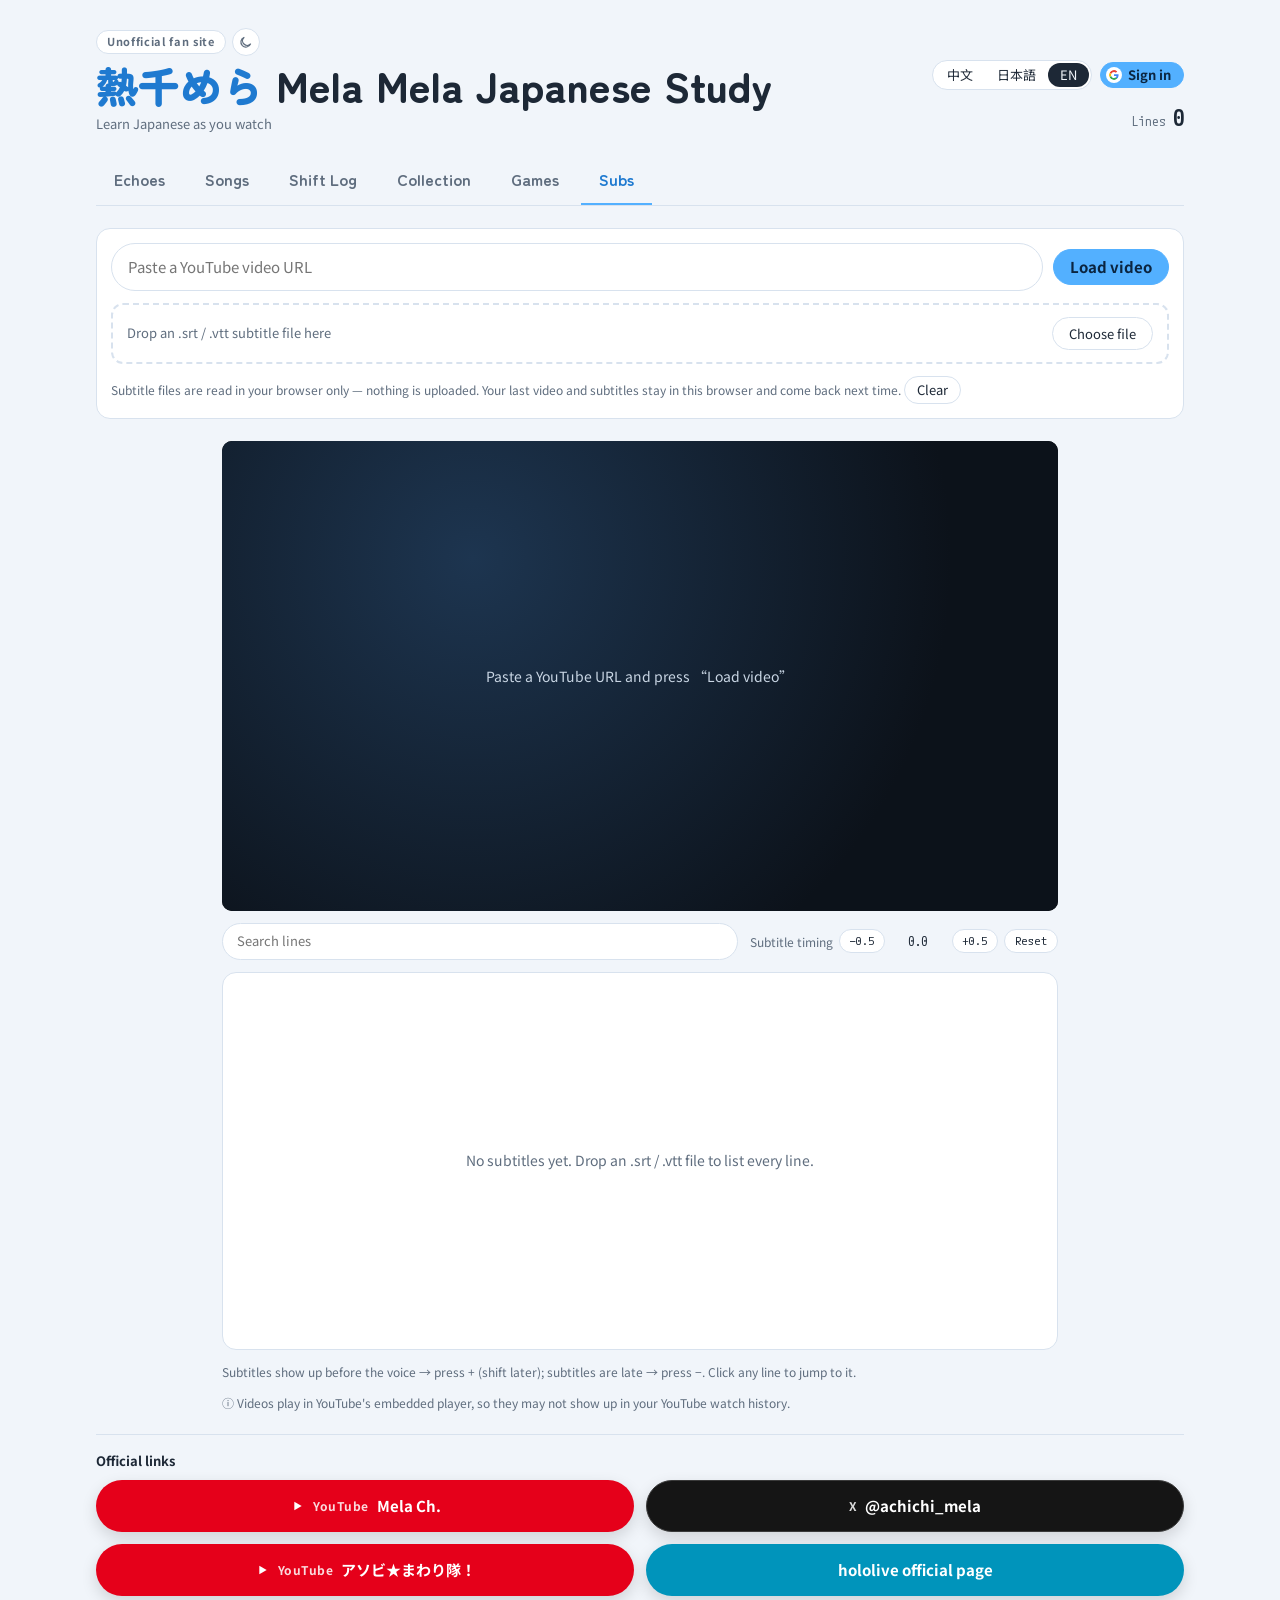
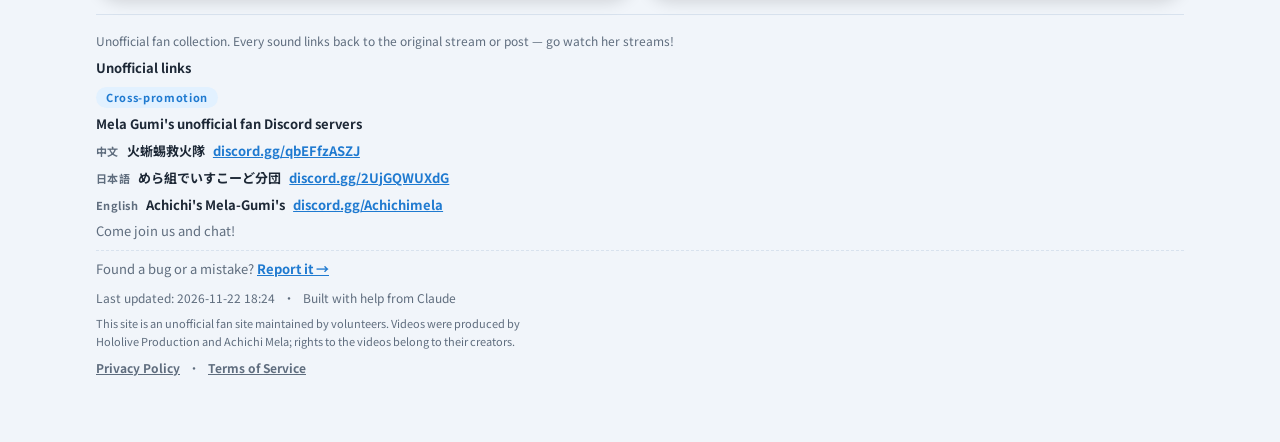
<file: subs.html>
<!doctype html>
<html lang="zh-Hant">
<head>
<meta charset="utf-8">
<meta name="viewport" content="width=device-width,initial-scale=1,viewport-fit=cover">
<!-- 隱藏分頁：不讓搜尋引擎收錄，其他頁的分頁列也沒有連到這裡 -->
<meta name="robots" content="noindex,nofollow">
<title>熱千めら めらめら出勤紀錄</title>
<meta name="description" content="YouTube 影片＋自己的字幕檔同步播放（非官方粉絲網站）">
<link rel="preconnect" href="https://fonts.googleapis.com">
<link rel="stylesheet" href="https://fonts.googleapis.com/css2?family=Zen+Maru+Gothic:wght@500;700;900&family=Noto+Sans+TC:wght@400;500;700&family=Noto+Sans+JP:wght@400;500;700&family=M+PLUS+1+Code:wght@400;600&display=swap">
<script>(function(){try{var v=localStorage.getItem("mela-theme");if(v==="dark"||v==="light")document.documentElement.dataset.theme=v}catch(e){}})()</script>
<link rel="stylesheet" href="assets/style.css?v=869b1eac">
<style>
/* ===== 字幕播放頁（隱藏分頁；樣式先放在這頁裡） ===== */
.s-load{display:flex;flex-direction:column;gap:12px;background:var(--surface);border:1px solid var(--line);border-radius:var(--r);padding:14px}
.s-row{display:flex;flex-wrap:wrap;gap:10px;align-items:center}
.s-row .search{flex:1 1 320px}
.s-row .search input{padding-left:16px}
.s-drop{display:flex;flex-wrap:wrap;align-items:center;gap:8px 12px;padding:12px 14px;border:2px dashed var(--line);border-radius:12px;color:var(--muted);font-size:13px;cursor:pointer;transition:border-color .15s,background .15s}
.s-drop:hover,.s-drop.over,body.dragging .s-drop{border-color:var(--accent);background:var(--accent-soft);color:var(--ink)}
.s-drop b{color:var(--ink);font-weight:700;overflow-wrap:anywhere}
.s-drop .sp{flex:1}
.s-msg{margin:0;font-size:13px;color:var(--muted)}
.s-msg.err{color:#d93d42}
.s-notice{margin:0;font-size:12px;color:var(--muted);line-height:1.6}
.s-stage{display:flex;flex-direction:column;gap:12px;width:100%;max-width:880px;margin:0 auto}
.s-stage .frame{max-height:none}
/* 桌機：影片寬度跟著視窗高度縮，讓播放器和台詞清單盡量同時看得到 */
@media (min-width:700px){.s-stage{max-width:max(520px,min(880px,calc((100svh - 430px) * 16 / 9)))}}
.s-ph{position:absolute;inset:0;display:grid;place-items:center;padding:16px;text-align:center;color:#c9d6e4;font-size:14px;background:radial-gradient(circle at 30% 25%,#1d3550,#0c121a 70%)}
/* 播放器下方：目前這句台詞（高度固定，換句時不會上下跳） */
.s-now{display:grid;place-items:center;min-height:calc(2 * 1.5em + 20px);padding:10px 16px;border-radius:12px;background:var(--surface);border:1px solid var(--line);box-shadow:inset 3px 0 0 var(--accent);text-align:center;font-family:var(--f-display);font-weight:700;font-size:clamp(16px,2.2vw,21px);line-height:1.5}
.s-now span{white-space:pre-line;overflow-wrap:anywhere}
.s-now span+span{margin-top:2px}
.s-now.idle{box-shadow:none}
/* 讀音（SRT 裡的 <ruby>漢字<rt>かんじ</rt></ruby>） */
rt{font-size:.55em;font-weight:500;color:var(--muted);letter-spacing:0}
rp{display:none}
.s-now rt{color:var(--accent-text)}
body.has-ruby .s-now{line-height:2.1;min-height:calc(2 * 2.1em + 20px)}
body.has-ruby .s-line span{line-height:2.2}
body.has-ruby .s-line time{align-self:center}
/* 「讀音」關掉：先藏起來（位置保留，版面不跳），滑鼠移到漢字上才顯示 */
body.no-ruby rt{visibility:hidden}
body.no-ruby ruby:hover rt{visibility:visible}
.s-err{display:flex;flex-wrap:wrap;gap:8px 12px;align-items:center;font-size:13px;color:#d93d42}
.s-tools{display:flex;flex-wrap:wrap;gap:8px 12px;align-items:center}
.s-tools .sp{flex:1}
.s-off{display:inline-flex;align-items:center;gap:6px;font-size:12px;color:var(--muted)}
.s-off button{padding:4px 10px;font-size:12px;font-family:var(--f-code)}
.s-off output{min-width:4.2em;text-align:center;font-family:var(--f-code);font-size:13px;color:var(--ink);font-variant-numeric:tabular-nums}
.s-find{flex:1 1 200px;min-width:0;padding:7px 14px;border-radius:999px;border:1px solid var(--line);background:var(--surface);color:var(--ink);font:inherit;font-size:13px}
.s-wrap{position:relative}
.s-list{position:relative;height:clamp(260px,42vh,520px);overflow-y:auto;overscroll-behavior:contain;margin:0;padding:6px;list-style:none;background:var(--surface);border:1px solid var(--line);border-radius:var(--r)}
.s-list li{margin:0}
.s-line{all:unset;box-sizing:border-box;display:grid;grid-template-columns:auto minmax(0,1fr);gap:12px;align-items:baseline;width:100%;padding:7px 10px;border-radius:10px;cursor:pointer;color:var(--ink);transition:background .15s}
.s-line:hover{background:var(--bg)}
.s-line:focus-visible{outline:2px solid var(--accent);outline-offset:-2px}
.s-line time{font-family:var(--f-code);font-size:12px;color:var(--muted);font-variant-numeric:tabular-nums}
.s-line span{white-space:pre-line;overflow-wrap:anywhere;line-height:1.55}
.s-line.on{background:var(--accent-soft);box-shadow:inset 3px 0 0 var(--accent)}
.s-line.on time{color:var(--accent-text);font-weight:600}
.s-line.on span{font-weight:700;color:var(--ink)}
.s-empty{display:grid;place-items:center;height:100%;padding:16px;text-align:center;color:var(--muted);font-size:14px}
.s-follow{position:absolute;right:14px;bottom:12px;z-index:1;font-size:12px;padding:6px 14px;box-shadow:0 4px 14px rgba(0,0,0,.2)}
@media (max-width:600px){.s-list{height:clamp(220px,46vh,460px)}.s-line{gap:8px;padding:7px 8px}}
</style>
</head>
<body data-title-key="titleSubs">
<div class="wrap">
  <div class="topbar">
  <header>
    <div>
      <span class="unofficial" data-i18n="unofficial"></span>
      <h1><span class="jp">熱千めら</span> <span data-i18n="titleSubs"></span></h1>
      <p class="sub" data-i18n="subSubs"></p>
    </div>
    <div class="right">
      <div class="lang" role="group" aria-label="Language">
        <button type="button" data-lang="zh">中文</button>
        <button type="button" data-lang="ja">日本語</button>
        <button type="button" data-lang="en">EN</button>
      </div>
      <div class="hrow">
        <span class="count"><span data-i18n="linesLabel"></span> <b id="lineN">0</b></span>
      </div>
    </div>
  </header>

  <nav class="views">
    <a href="voices.html" data-i18n="tabVoices"></a>
    <a href="songs.html" data-i18n="tabSongs"></a>
    <a href="timeline.html" data-i18n="tabShift"></a>
    <a href="goods.html" data-i18n="tabTax"></a>
    <a href="quiz.html" data-i18n="tabGames"></a>
    <a href="subs.html" aria-current="page" data-i18n="tabSubs"></a>
  </nav>
  </div>

  <section class="view">
    <div class="s-load">
      <form class="s-row" id="urlForm">
        <label class="search"><input type="url" id="urlIn" data-i18n-ph="urlPh" autocomplete="off" spellcheck="false" aria-label="YouTube URL"></label>
        <button type="submit" class="primary" data-i18n="loadVideo"></button>
      </form>
      <label class="s-drop" id="drop">
        <span id="dropText" data-i18n="dropHint"></span>
        <b id="fileName" hidden></b>
        <span class="sp"></span>
        <span class="btn" data-i18n="pickFile"></span>
        <input type="file" id="fileIn" accept=".srt,.vtt,.txt,text/vtt,application/x-subrip" hidden>
      </label>
      <p class="s-msg" id="msg" role="status" aria-live="polite" hidden></p>
      <p class="s-notice"><span data-i18n="localNotice"></span> <button type="button" class="chip" id="clearBtn" data-i18n="clearAll"></button></p>
    </div>

    <div class="s-stage">
      <div class="frame" id="stage"><div class="s-ph" data-i18n="noVideo"></div></div>
      <div class="s-now idle" id="nowLine" aria-live="off" hidden></div>
      <div class="s-err" id="ytErr" hidden><span id="ytErrText"></span> <a class="btn" id="ytErrOpen" href="#" target="_blank" rel="noopener" data-i18n="openOriginal"></a></div>
      <div class="s-tools">
        <input type="search" class="s-find" id="findIn" data-i18n-ph="findPh" aria-label="Search">
        <button type="button" class="chip" id="rubyBtn" aria-pressed="true" data-i18n="rubyLabel" hidden></button>
        <span class="s-off" title="">
          <span data-i18n="offsetLabel"></span>
          <button type="button" data-off="-0.5">−0.5</button>
          <output id="offV">0.0</output>
          <button type="button" data-off="0.5">+0.5</button>
          <button type="button" data-off="0" data-i18n="reset"></button>
        </span>
      </div>
      <div class="s-wrap">
        <ol class="s-list" id="list"></ol>
        <button type="button" class="s-follow" id="followBtn" data-i18n="follow" hidden></button>
      </div>
      <p class="s-notice" data-i18n="offsetHelp"></p>
      <p class="s-notice" data-i18n="playerNote"></p>
    </div>
  </section>

  <footer></footer><!-- 頁尾內容由 assets/common.js 產生（各頁共用） -->
</div>
<script src="assets/common.js?v=9e7843b7"></script>
<script src="assets/sync.js?v=8e657a70"></script><!-- 標題列的登入按鈕（每頁都有） -->
<script>
/* ===== 字幕播放頁（隱藏分頁） =====
 * 貼 YouTube 網址 → 內嵌播放器（下方一條顯示目前這句台詞）；把 .srt／.vtt 字幕檔拖進頁面（或按「選擇檔案」）→ 播放器下面列出全部台詞，
 * 播到哪句就加亮那句、清單自動捲過去；點任何一句就跳到那個時間。
 * - 字幕檔只在瀏覽器裡讀（FileReader），不會上傳到任何地方。
 * - 上次的網址、字幕、時間調整存在這個瀏覽器的 localStorage（mela-subs-last），下次開頁自動還原；「清除」會刪掉。
 * - 「字幕時間調整」：整份字幕往後（＋）或往前（−）挪幾秒，用在字幕和影片對不準時。
 * - 字幕檔編碼：UTF-8（含 BOM）、UTF-16；都不是就當成 Shift_JIS 讀。
 * - 雙語字幕（一句兩行）照原本換行顯示。
 * - 支援讀音：<ruby>漢字<rt>かんじ</rt></ruby>（也可加 <rp>）。其他 HTML 標籤會被拿掉。有讀音時出現「讀音」開關，搜尋也搜得到讀音。
 * - 用 file:// 直接開這頁時 YouTube 會擋（錯誤 153），要用 localhost 或正式網站開。
 */
addStrings({
 zh:{titleSubs:"めらめら日文學習",tabSubs:"字幕",subSubs:"邊看邊學習日文",linesLabel:"台詞",
   urlPh:"貼上 YouTube 影片網址",loadVideo:"載入影片",dropHint:"把 .srt／.vtt 字幕檔拖到這裡",pickFile:"選擇檔案",
   localNotice:"字幕檔只在你的瀏覽器裡讀取，不會上傳。上次的影片和字幕會留在這個瀏覽器，下次開啟自動還原。",clearAll:"清除",
   noVideo:"貼上 YouTube 網址後按「載入影片」",findPh:"搜尋台詞",offsetLabel:"字幕時間調整",reset:"歸零",rubyLabel:"讀音",rubyHelp:"顯示／隱藏漢字上的讀音（隱藏時滑鼠移到漢字上會出現）",follow:"↓ 回到目前位置",
   offsetHelp:"字幕比聲音早出現 → 按 ＋（往後挪）；字幕比聲音晚 → 按 −。點任何一句台詞就會跳到那個時間。",
   noSubs:"還沒有字幕。把 .srt／.vtt 檔拖進來就會列出全部台詞。",noMatch:"找不到符合的台詞",
   badUrl:"看不懂這個網址，請貼 YouTube 影片網址（watch?v=…、youtu.be/…、/live/…）。",badSubs:"這個檔案裡找不到字幕時間（00:00:01,000 --> 00:00:03,000 這種格式）。",
   loaded:"已讀取 {n} 句台詞。",fileErr:"讀取檔案失敗。",ytErr:"影片無法在這裡播放（錯誤 {c}）。",fileProto:"用檔案直接開啟時 YouTube 播不了（錯誤 153），請用 localhost 或正式網站開這頁。",cleared:"已清除。"},
 ja:{titleSubs:"めらめら日本語学習",tabSubs:"字幕",subSubs:"見ながら日本語を学ぼう",linesLabel:"セリフ",
   urlPh:"YouTube 動画の URL を貼り付け",loadVideo:"動画を読み込む",dropHint:".srt／.vtt 字幕ファイルをここにドロップ",pickFile:"ファイルを選択",
   localNotice:"字幕ファイルはブラウザ内だけで読み込み、アップロードはしません。前回の動画と字幕はこのブラウザに残り、次回自動で復元されます。",clearAll:"消去",
   noVideo:"YouTube の URL を貼って「動画を読み込む」",findPh:"セリフを検索",offsetLabel:"字幕のタイミング調整",reset:"リセット",rubyLabel:"ふりがな",rubyHelp:"漢字のふりがなを表示／非表示（非表示のときは漢字にマウスを乗せると出ます）",follow:"↓ 現在の位置に戻る",
   offsetHelp:"字幕が声より早い → ＋（後ろにずらす）、字幕が遅い → −。セリフをクリックするとその時間にジャンプします。",
   noSubs:"字幕がまだありません。.srt／.vtt をドロップするとセリフが一覧表示されます。",noMatch:"一致するセリフがありません",
   badUrl:"URL を認識できません。YouTube 動画の URL（watch?v=…、youtu.be/…、/live/…）を貼ってください。",badSubs:"このファイルに字幕のタイムコード（00:00:01,000 --> 00:00:03,000 の形式）が見つかりません。",
   loaded:"{n} 件のセリフを読み込みました。",fileErr:"ファイルを読み込めませんでした。",ytErr:"この動画はここでは再生できません（エラー {c}）。",fileProto:"ファイルを直接開くと YouTube は再生できません（エラー 153）。localhost か公開サイトで開いてください。",cleared:"消去しました。"},
 en:{titleSubs:"Mela Mela Japanese Study",tabSubs:"Subs",subSubs:"Learn Japanese as you watch",linesLabel:"Lines",
   urlPh:"Paste a YouTube video URL",loadVideo:"Load video",dropHint:"Drop an .srt / .vtt subtitle file here",pickFile:"Choose file",
   localNotice:"Subtitle files are read in your browser only — nothing is uploaded. Your last video and subtitles stay in this browser and come back next time.",clearAll:"Clear",
   noVideo:"Paste a YouTube URL and press “Load video”",findPh:"Search lines",offsetLabel:"Subtitle timing",reset:"Reset",rubyLabel:"Furigana",rubyHelp:"Show / hide readings above kanji (when hidden, hover a kanji to see it)",follow:"↓ Back to current line",
   offsetHelp:"Subtitles show up before the voice → press + (shift later); subtitles are late → press −. Click any line to jump to it.",
   noSubs:"No subtitles yet. Drop an .srt / .vtt file to list every line.",noMatch:"No matching lines",
   badUrl:"Couldn't read that link. Paste a YouTube video URL (watch?v=…, youtu.be/…, /live/…).",badSubs:"No subtitle timecodes (like 00:00:01,000 --> 00:00:03,000) found in this file.",
   loaded:"Loaded {n} lines.",fileErr:"Couldn't read the file.",ytErr:"This video can't be played here (error {c}).",fileProto:"YouTube won't play when this page is opened as a local file (error 153). Open it via localhost or the live site.",cleared:"Cleared."}
});
const SAVE_KEY="mela-subs-last";
let sp=null, spVid=null, cues=[], rows=[], offset=0, follow=true, onSet=new Set(), subText="", subName="", videoUrl="", msgState=null;

/* ---------- 字幕檔解析（SRT／WebVTT） ---------- */
function tc(v){ const [hms,frac=""]=v.replace(",",".").split("."); const s=hms.split(":").reduce((a,x)=>a*60+(+x),0); return s+(frac?+("0."+frac):0); }
function parseSubs(text){
  text=String(text).replace(/^﻿/,"").replace(/\r\n?/g,"\n");
  const re=/((?:\d+:)?\d{1,2}:\d{2}(?:[.,]\d{1,3})?)\s*-->\s*((?:\d+:)?\d{1,2}:\d{2}(?:[.,]\d{1,3})?)/, out=[];
  for(const b of text.split(/\n[ \t]*\n/)){
    const lines=b.split("\n"), i=lines.findIndex(l=>re.test(l)); if(i<0) continue;
    const m=lines[i].match(re);
    const raw=lines.slice(i+1).join("\n").replace(/\{\\[^}]*\}/g,"").trim();
    const txt=plain(raw.replace(/<rt>[\s\S]*?<\/rt>|<rp>[\s\S]*?<\/rp>/gi,""));
    if(!txt) continue;
    const s=tc(m[1]); let e=tc(m[2]); if(!(e>s)) e=s+2;
    const ruby=/<ruby>/i.test(raw);
    // key：搜尋用（漢字原文＋讀音都搜得到）
    out.push({s,e,text:txt,html:ruby?rubyHTML(raw):esc(txt),ruby,key:(txt+"\n"+plain(raw)).toLowerCase()});
  }
  return out.sort((a,b)=>a.s-b.s).map((c,i)=>(c.i=i,c));
}
const unent=x=>x.replace(/&lt;/g,"<").replace(/&gt;/g,">").replace(/&nbsp;/g," ").replace(/&quot;/g,'"').replace(/&#39;/g,"'").replace(/&amp;/g,"&");
const plain=x=>unent(String(x).replace(/<[^>]*>/g,"")).trim();
// 只留下 ruby／rt／rp 標籤，其他標籤拿掉、文字全部跳脫（避免字幕檔裡夾帶 HTML）
function rubyHTML(raw){ return raw.split(/(<[^>]*>)/).map(p=>{
  if(p.startsWith("<")){ const m=p.match(/^<(\/?)(ruby|rt|rp)\s*>$/i); return m?`<${m[1]}${m[2].toLowerCase()}>`:""; }
  return esc(unent(p)); }).join("").trim(); }
function decode(buf){ const u=new Uint8Array(buf);
  if(u[0]===0xFF&&u[1]===0xFE) return new TextDecoder("utf-16le").decode(buf);
  if(u[0]===0xFE&&u[1]===0xFF) return new TextDecoder("utf-16be").decode(buf);
  try{ return new TextDecoder("utf-8",{fatal:true}).decode(buf); }catch(e){ return new TextDecoder("shift_jis").decode(buf); } }

/* ---------- 訊息 ---------- */
function showMsg(key,vars,err){ msgState=key?{key,vars,err}:null; renderMsg(); }
function renderMsg(){ const el=$("msg"); if(!msgState){ el.hidden=true; return; }
  let s=t(msgState.key); for(const k in msgState.vars||{}) s=s.replace(`{${k}}`,msgState.vars[k]);
  el.textContent=s; el.classList.toggle("err",!!msgState.err); el.hidden=false; }

/* ---------- 存在這個瀏覽器（下次自動還原） ---------- */
function save(){ try{ localStorage.setItem(SAVE_KEY,JSON.stringify({url:videoUrl,name:subName,text:subText.length<3e6?subText:"",offset})); }catch(e){} }
function restore(){ let d=null; try{ d=JSON.parse(localStorage.getItem(SAVE_KEY)||"null"); }catch(e){}
  if(!d) return; offset=+d.offset||0;
  if(d.text) setSubs(d.text,d.name||"",true);
  if(d.url){ $("urlIn").value=d.url; loadVideo(d.url,true); } }

/* ---------- 台詞清單 ---------- */
function setSubs(text,name,quiet){
  const c=parseSubs(text);
  if(!c.length){ showMsg("badSubs",null,true); return false; }
  cues=c; subText=text; subName=name||""; onSet=new Set();
  $("fileName").textContent=subName; $("fileName").hidden=!subName;
  buildList(); applyFind(); renderNow(); updateRuby(); tick(true); save();
  if(!quiet) showMsg("loaded",{n:cues.length});
  return true;
}
function buildList(){
  const ol=$("list"); $("lineN").textContent=cues.length;
  if(!cues.length){ ol.innerHTML=`<li class="s-empty">${esc(t("noSubs"))}</li>`; rows=[]; return; }
  ol.innerHTML=cues.map(c=>`<li><button type="button" class="s-line" data-i="${c.i}"><time>${fmt(c.s+offset)}</time><span>${c.html}</span></button></li>`).join("")+`<li class="s-empty" id="noMatch" hidden>${esc(t("noMatch"))}</li>`;
  rows=[...ol.querySelectorAll(".s-line")];
  onSet.forEach(i=>rows[i]?.classList.add("on"));
}
/* 讀音開關（字幕裡有 <ruby> 才出現；開關存在這個瀏覽器） */
const RUBY_KEY="mela-subs-ruby";
let showRuby=true; try{ showRuby=localStorage.getItem(RUBY_KEY)!=="0"; }catch(e){}
function updateRuby(){ const has=cues.some(c=>c.ruby), b=$("rubyBtn");
  document.body.classList.toggle("has-ruby",has); document.body.classList.toggle("no-ruby",has&&!showRuby);
  b.hidden=!has; b.setAttribute("aria-pressed",showRuby); b.title=t("rubyHelp"); }
function renderNow(){ const el=$("nowLine"); el.hidden=!cues.length;
  el.innerHTML=[...onSet].map(i=>`<span>${cues[i].html}</span>`).join("")||"<span>&nbsp;</span>";
  el.classList.toggle("idle",!onSet.size); }
function relabel(){ rows.forEach((r,i)=>r.firstChild.textContent=fmt(cues[i].s+offset)); }
function applyFind(){ const q=$("findIn").value.trim().toLowerCase(); let n=0;
  rows.forEach((r,i)=>{ const hit=!q||cues[i].key.includes(q); r.parentNode.hidden=!hit; if(hit) n++; });
  const nm=$("noMatch"); if(nm) nm.hidden=n>0||!rows.length; }

/* ---------- 播放器 ---------- */
function loadVideo(u,quiet){
  const p=parseClipUrl(u);
  if(!p||p.src!=="youtube"){ if(!quiet) showMsg("badUrl",null,true); return; }
  videoUrl=p.url+(p.t?`&t=${p.t}s`:""); save(); $("ytErr").hidden=true;
  if(location.protocol==="file:") showMsg("fileProto",null,true); else if(!quiet) showMsg(null);
  const start=p.t||0;
  if(sp&&sp.cueVideoById){ sp.cueVideoById({videoId:p.vid,startSeconds:start}); spVid=p.vid; return; }
  $("stage").innerHTML='<div id="yt"></div>';
  spVid=p.vid;
  loadYT().then(()=>{
    sp=new YT.Player("yt",{videoId:p.vid,playerVars:{playsinline:1,rel:0,start,origin:location.origin},
      events:{onReady:()=>tick(true),
        onStateChange:()=>tick(),
        onError:e=>{ $("ytErrText").textContent=t("ytErr").replace("{c}",e.data); $("ytErrOpen").href=videoUrl; $("ytErr").hidden=false; }}});
  });
}
function now(){ try{ return sp&&sp.getCurrentTime?sp.getCurrentTime()||0:null; }catch(e){ return null; } }

/* 找出目前時間的台詞（可能同時有好幾句） */
function activeAt(x){ let lo=0,hi=cues.length-1,k=-1;
  while(lo<=hi){ const m=(lo+hi)>>1; if(cues[m].s<=x){ k=m; lo=m+1; } else hi=m-1; }
  const on=[]; for(let j=k;j>=0&&j>k-30;j--) if(cues[j].e>x) on.push(j);
  return {on:on.reverse(),last:k}; }
let lastScrollTo=-2;
function tick(force){
  if(!cues.length) return; const x=now(); if(x==null) return;
  const {on,last}=activeAt(x-offset);
  const key=on.join(",");
  if(force||key!==[...onSet].join(",")){
    onSet.forEach(i=>rows[i]?.classList.remove("on")); onSet=new Set(on); onSet.forEach(i=>rows[i]?.classList.add("on"));
    renderNow();
  }
  const target=on.length?on[0]:last;
  if(follow&&(force||target!==lastScrollTo)){ lastScrollTo=target; scrollToRow(target,!force); }
}
function scrollToRow(i,smooth){ const ol=$("list"), r=rows[Math.max(0,i)]; if(!r||r.parentNode.hidden) return;
  const li=r.parentNode, top=li.offsetTop-ol.clientHeight/2+li.offsetHeight/2;
  ignoreScroll=Date.now()+(smooth?700:150);
  ol.scrollTo({top:Math.max(0,top),behavior:smooth?"smooth":"auto"}); }
let ignoreScroll=0;
function setFollow(on){ follow=on; $("followBtn").hidden=on||!cues.length; if(on){ lastScrollTo=-2; tick(true); } }

/* ---------- 事件 ---------- */
$("urlForm").addEventListener("submit",e=>{ e.preventDefault(); loadVideo($("urlIn").value); });
function readFile(f){ if(!f) return; const r=new FileReader();
  r.onload=()=>setSubs(decode(r.result),f.name); r.onerror=()=>showMsg("fileErr",null,true); r.readAsArrayBuffer(f); }
$("fileIn").addEventListener("change",e=>{ readFile(e.target.files[0]); e.target.value=""; });
// 整個頁面都可以拖檔案進來
let dragDepth=0;
const hasFiles=e=>[...(e.dataTransfer?.types||[])].includes("Files");
document.addEventListener("dragenter",e=>{ if(!hasFiles(e)) return; e.preventDefault(); dragDepth++; document.body.classList.add("dragging"); });
document.addEventListener("dragleave",e=>{ if(!hasFiles(e)) return; if(--dragDepth<=0){ dragDepth=0; document.body.classList.remove("dragging"); } });
document.addEventListener("dragover",e=>{ if(hasFiles(e)) e.preventDefault(); });
document.addEventListener("drop",e=>{ if(!hasFiles(e)) return; e.preventDefault(); dragDepth=0; document.body.classList.remove("dragging"); readFile(e.dataTransfer.files[0]); });

$("list").addEventListener("click",e=>{ const b=e.target.closest(".s-line"); if(!b) return;
  const c=cues[+b.dataset.i]; setFollow(true);
  if(sp&&sp.seekTo){ sp.seekTo(Math.max(0,c.s+offset),true); sp.playVideo(); setTimeout(()=>tick(true),120); } });
// 使用者自己捲清單 → 暫停自動捲動，出現「回到目前位置」
["wheel","touchmove"].forEach(ev=>$("list").addEventListener(ev,()=>{ if(follow&&cues.length) setFollow(false); },{passive:true}));
$("list").addEventListener("scroll",()=>{ if(Date.now()>ignoreScroll&&follow&&cues.length) setFollow(false); },{passive:true});
$("followBtn").onclick=()=>setFollow(true);
$("rubyBtn").onclick=()=>{ showRuby=!showRuby; try{ localStorage.setItem(RUBY_KEY,showRuby?"1":"0"); }catch(e){} updateRuby(); };
$("findIn").addEventListener("input",()=>{ applyFind(); if(follow) tick(true); });
document.querySelectorAll("[data-off]").forEach(b=>b.onclick=()=>{ const d=+b.dataset.off;
  offset=d?Math.round((offset+d)*10)/10:0; $("offV").textContent=(offset>0?"+":"")+offset.toFixed(1); relabel(); tick(true); save(); });
$("clearBtn").onclick=()=>{ try{ localStorage.removeItem(SAVE_KEY); }catch(e){}
  sp?.destroy?.(); sp=null; spVid=null; cues=[]; subText=""; subName=""; videoUrl=""; offset=0; onSet=new Set();
  $("offV").textContent="0.0"; renderNow(); updateRuby(); $("urlIn").value=""; $("findIn").value=""; $("fileName").hidden=true; $("ytErr").hidden=true;
  $("stage").innerHTML=`<div class="s-ph" data-i18n="noVideo">${esc(t("noVideo"))}</div>`; buildList(); setFollow(true); showMsg("cleared"); };
setInterval(()=>tick(),150);

window.onLangChange=()=>{ $("rubyBtn").title=t("rubyHelp"); if(!cues.length) buildList(); else { const nm=$("noMatch"); if(nm) nm.textContent=t("noMatch"); } renderMsg(); };
(function init(){
  buildList(); restore(); $("offV").textContent=(offset>0?"+":"")+offset.toFixed(1); relabel();
  if(location.protocol==="file:"&&!msgState) showMsg("fileProto",null,true);
  setLang(pickLang());
})();
</script>
</body>
</html>
</file>
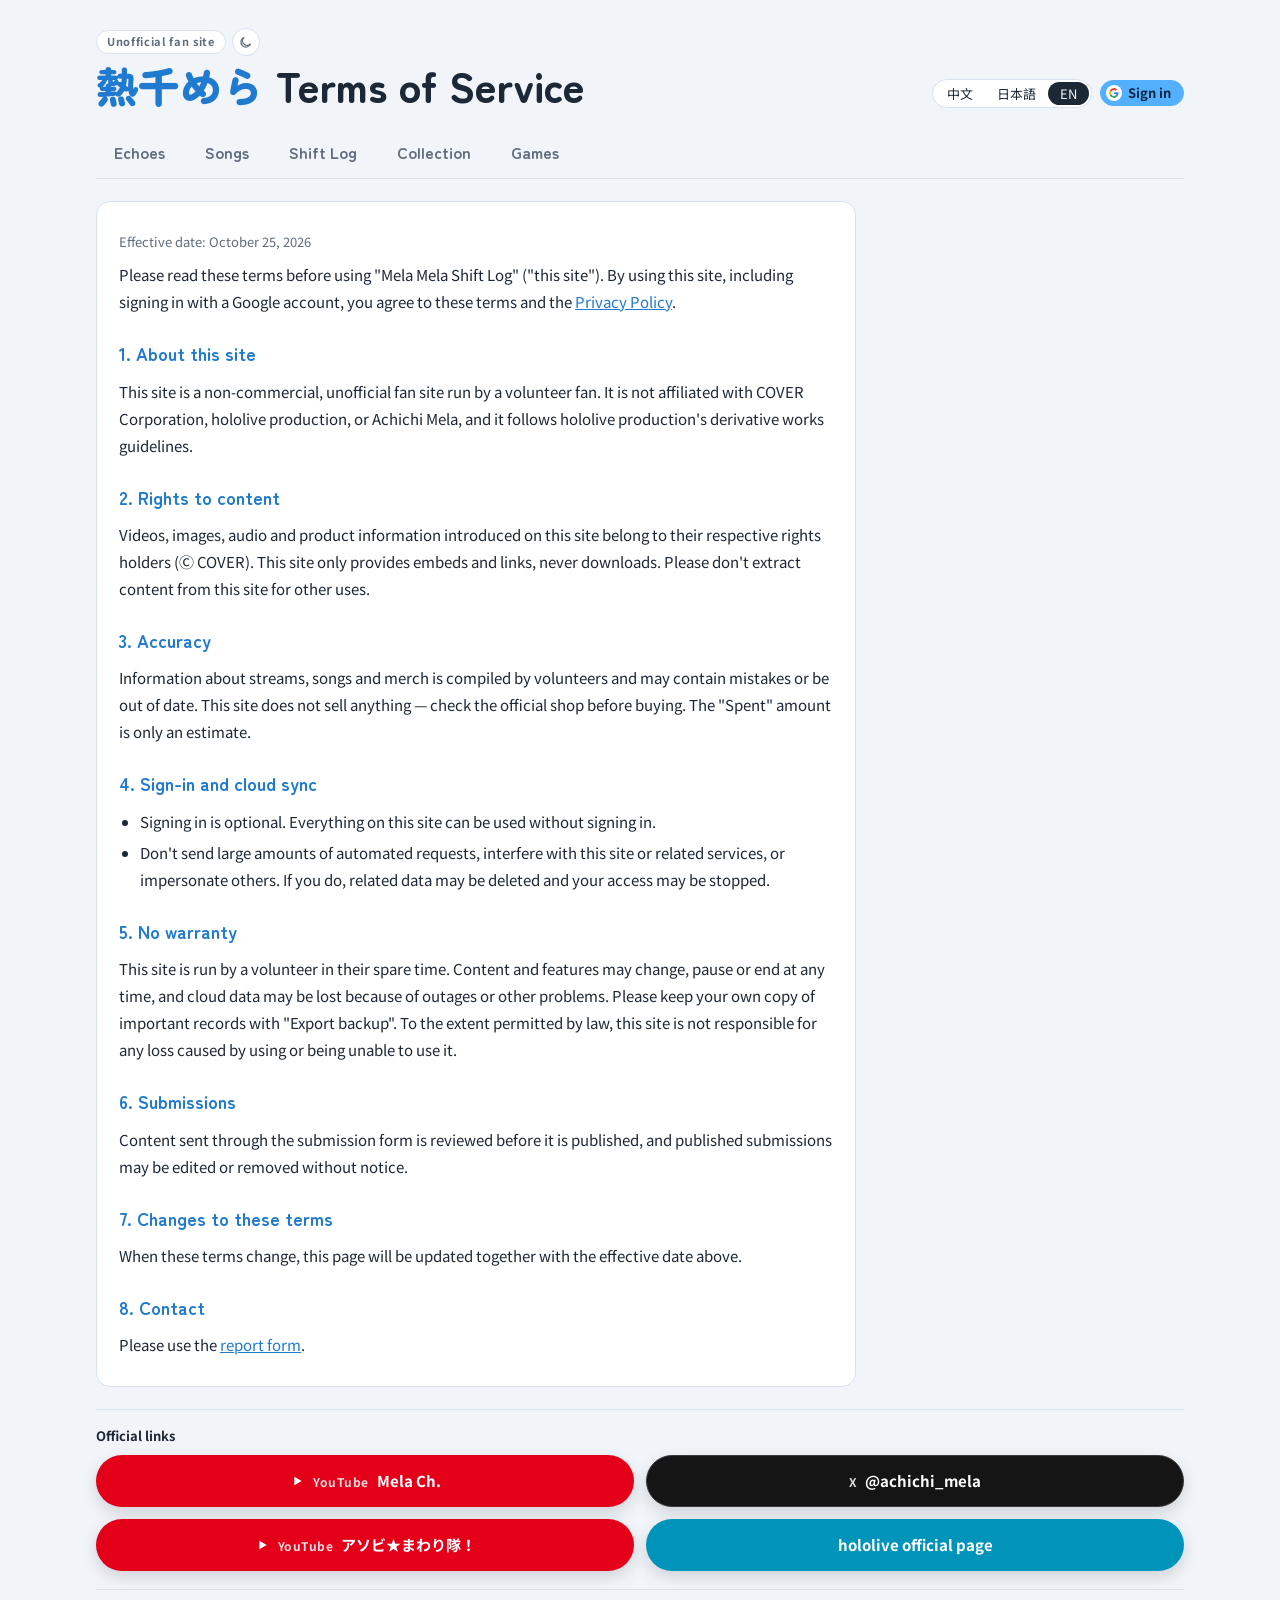
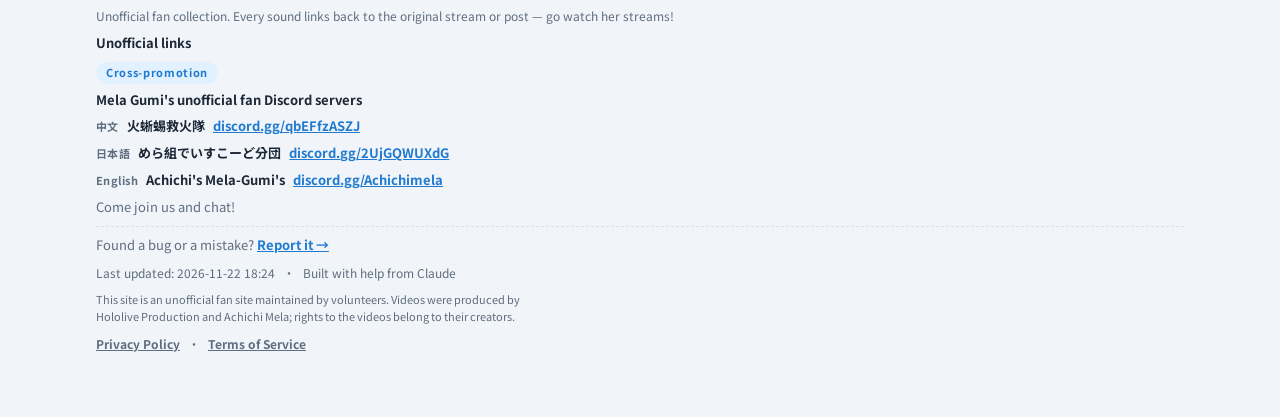
<file: terms.html>
<!doctype html>
<html lang="zh-Hant">
<head>
<meta charset="utf-8">
<meta name="viewport" content="width=device-width,initial-scale=1,viewport-fit=cover">
<title>熱千めら めらめら出勤紀錄</title>
<meta name="description" content="めらめら出勤紀錄 服務條款（非官方粉絲網站）">
<link rel="preconnect" href="https://fonts.googleapis.com">
<link rel="stylesheet" href="https://fonts.googleapis.com/css2?family=Zen+Maru+Gothic:wght@500;700;900&family=Noto+Sans+TC:wght@400;500;700&family=Noto+Sans+JP:wght@400;500;700&family=M+PLUS+1+Code:wght@400;600&display=swap">
<script>(function(){try{var v=localStorage.getItem("mela-theme");if(v==="dark"||v==="light")document.documentElement.dataset.theme=v}catch(e){}})()</script>
<link rel="stylesheet" href="assets/style.css?v=869b1eac">
<style>
/* 隱私權政策／服務條款（內容由 scripts/mklegal.py 產生，要改文字請改那個檔再重新產生） */
.lg-doc{max-width:760px;background:var(--surface);border:1px solid var(--line);border-radius:var(--r);padding:20px 22px;line-height:1.8}
.lg-doc h2{margin:22px 0 6px;font-family:var(--f-display);font-size:18px;color:var(--accent-text)}
.lg-doc p{margin:8px 0}
.lg-doc ul{margin:8px 0;padding-left:1.4em}
.lg-doc li{margin:4px 0}
.lg-doc a{color:var(--accent-text)}
.lg-date{font-size:13px;color:var(--muted)}
</style>
</head>
<body data-title-key="titleTerms">
<div class="wrap">
  <div class="topbar">
  <header>
    <div>
      <span class="unofficial" data-i18n="unofficial"></span>
      <h1><span class="jp">熱千めら</span> <span data-i18n="titleTerms"></span></h1>
    </div>
    <div class="right">
      <div class="lang" role="group" aria-label="Language">
        <button type="button" data-lang="zh">中文</button>
        <button type="button" data-lang="ja">日本語</button>
        <button type="button" data-lang="en">EN</button>
      </div>
    </div>
  </header>

  <nav class="views">
    <a href="voices.html" data-i18n="tabVoices"></a>
    <a href="songs.html" data-i18n="tabSongs"></a>
    <a href="timeline.html" data-i18n="tabShift"></a>
    <a href="goods.html" data-i18n="tabTax"></a>
    <a href="quiz.html" data-i18n="tabGames"></a>
  </nav>
  </div>

  <section class="view">
    <article class="lg-doc" data-doc-lang="zh" hidden>
<p class="lg-date">生效日期：2026 年 10 月 25 日</p>
<p>使用「めらめら出勤紀錄」（以下稱「本站」）之前，請先閱讀以下條款。使用本站（包括使用 Google 帳號登入）即表示你同意本條款和<a href="privacy.html">隱私權政策</a>。</p>
<h2>1. 關於本站</h2>
<p>本站是由粉絲志工個人營運、非營利的非官方粉絲網站，與 COVER 株式会社、hololive production 及熱千めら本人沒有任何關係。本站依照 hololive production 的二次創作ガイドライン營運。</p>
<h2>2. 內容的權利</h2>
<p>本站介紹的影片、圖片、聲音、商品資訊等，權利屬於各自的權利人（Ⓒ COVER）。本站只提供嵌入和連結，不提供下載，也請不要擷取本站內容用於其他用途。</p>
<h2>3. 資訊的正確性</h2>
<p>本站的直播、歌曲、商品等資訊由志工整理，可能有錯誤或已經過時。本站不販售任何商品，購買請以官方商店的資訊為準。頁面上的「花費」金額只是估算。</p>
<h2>4. 登入與雲端同步</h2>
<ul>
<li>登入是選用的功能；不登入也可以使用本站的所有內容。</li>
<li>請不要大量自動存取、干擾本站或相關服務的運作，或冒用他人的帳號。違反時，本站可以刪除相關資料或停止提供服務。</li>
</ul>
<h2>5. 服務沒有保證</h2>
<p>本站由志工在空閒時間營運，內容和功能可能隨時變更、暫停或結束，雲端紀錄也可能因為服務故障等原因遺失。重要的紀錄請用「匯出備份」自行保存。在法律允許的範圍內，本站對因使用或無法使用本站所造成的損失不負責任。</p>
<h2>6. 投稿</h2>
<p>透過投稿表單送出的內容，會在本站審核後決定是否公開；本站可以不經通知修改或刪除已公開的投稿。</p>
<h2>7. 條款的變更</h2>
<p>本條款更新時，會修改本頁內容並更新上方的生效日期。</p>
<h2>8. 聯絡方式</h2>
<p>請透過<a href="https://forms.gle/FqPYsz1eSLLuJKFM7" target="_blank" rel="noopener">問題回報表單</a>聯絡我們。</p>
    </article>
    <article class="lg-doc" data-doc-lang="ja" hidden>
<p class="lg-date">施行日：2026年10月25日</p>
<p>「めらめら出勤記録」（以下「当サイト」）をご利用になる前に、以下の規約をお読みください。当サイトを利用すること（Google アカウントでのログインを含みます）で、この規約と<a href="privacy.html">プライバシーポリシー</a>に同意したものとみなします。</p>
<h2>1. 当サイトについて</h2>
<p>当サイトは、ファンの有志が個人で運営している非営利の非公式ファンサイトで、カバー株式会社、ホロライブプロダクション、熱千めらさんご本人とは一切関係ありません。ホロライブプロダクションの二次創作ガイドラインに沿って運営しています。</p>
<h2>2. コンテンツの権利</h2>
<p>当サイトで紹介している動画、画像、音声、商品情報などの権利は、それぞれの権利者（Ⓒ COVER）に帰属します。当サイトは埋め込みとリンクのみを提供し、ダウンロードは提供しません。当サイトの内容を抜き出して他の用途に使わないでください。</p>
<h2>3. 情報の正確さ</h2>
<p>配信、歌、グッズなどの情報は有志がまとめたもので、誤りや古い情報が含まれることがあります。当サイトでは商品を販売していません。ご購入の際は公式ショップの情報をご確認ください。ページ上の「使った金額」は概算です。</p>
<h2>4. ログインとクラウド同期</h2>
<ul>
<li>ログインは任意の機能です。ログインしなくても当サイトのすべての内容を利用できます。</li>
<li>大量の自動アクセス、当サイトや関連サービスの運営を妨げる行為、他人のアカウントのなりすましはおやめください。違反した場合、関連するデータの削除や利用の停止を行うことがあります。</li>
</ul>
<h2>5. 無保証</h2>
<p>当サイトは有志が空いた時間に運営しているため、内容や機能は予告なく変更・休止・終了することがあり、クラウドの記録が障害などで失われることもあります。大切な記録は「バックアップを保存」でご自身でも保存してください。法令で認められる範囲で、当サイトの利用または利用できなかったことによる損害について責任を負いません。</p>
<h2>6. 投稿</h2>
<p>投稿フォームから送られた内容は、当サイトで確認したうえで公開するかどうかを決めます。公開した投稿は予告なく修正・削除することがあります。</p>
<h2>7. 規約の変更</h2>
<p>この規約を変更するときは、このページを更新し、上の施行日を改めます。</p>
<h2>8. お問い合わせ</h2>
<p><a href="https://forms.gle/FqPYsz1eSLLuJKFM7" target="_blank" rel="noopener">問題報告フォーム</a>からご連絡ください。</p>
    </article>
    <article class="lg-doc" data-doc-lang="en" hidden>
<p class="lg-date">Effective date: October 25, 2026</p>
<p>Please read these terms before using "Mela Mela Shift Log" ("this site"). By using this site, including signing in with a Google account, you agree to these terms and the <a href="privacy.html">Privacy Policy</a>.</p>
<h2>1. About this site</h2>
<p>This site is a non-commercial, unofficial fan site run by a volunteer fan. It is not affiliated with COVER Corporation, hololive production, or Achichi Mela, and it follows hololive production's derivative works guidelines.</p>
<h2>2. Rights to content</h2>
<p>Videos, images, audio and product information introduced on this site belong to their respective rights holders (Ⓒ COVER). This site only provides embeds and links, never downloads. Please don't extract content from this site for other uses.</p>
<h2>3. Accuracy</h2>
<p>Information about streams, songs and merch is compiled by volunteers and may contain mistakes or be out of date. This site does not sell anything — check the official shop before buying. The "Spent" amount is only an estimate.</p>
<h2>4. Sign-in and cloud sync</h2>
<ul>
<li>Signing in is optional. Everything on this site can be used without signing in.</li>
<li>Don't send large amounts of automated requests, interfere with this site or related services, or impersonate others. If you do, related data may be deleted and your access may be stopped.</li>
</ul>
<h2>5. No warranty</h2>
<p>This site is run by a volunteer in their spare time. Content and features may change, pause or end at any time, and cloud data may be lost because of outages or other problems. Please keep your own copy of important records with "Export backup". To the extent permitted by law, this site is not responsible for any loss caused by using or being unable to use it.</p>
<h2>6. Submissions</h2>
<p>Content sent through the submission form is reviewed before it is published, and published submissions may be edited or removed without notice.</p>
<h2>7. Changes to these terms</h2>
<p>When these terms change, this page will be updated together with the effective date above.</p>
<h2>8. Contact</h2>
<p>Please use the <a href="https://forms.gle/FqPYsz1eSLLuJKFM7" target="_blank" rel="noopener">report form</a>.</p>
    </article>
  </section>

  <footer></footer><!-- 頁尾內容由 assets/common.js 產生（各頁共用） -->
</div>

<script src="assets/common.js?v=9e7843b7"></script>
<script src="assets/sync.js?v=8e657a70"></script><!-- 標題列的登入按鈕（每頁都有） -->
<script>
// 依網站語言顯示對應的那一份
window.onLangChange=()=>{ document.querySelectorAll("[data-doc-lang]").forEach(a=>a.hidden=a.dataset.docLang!==lang); };
setLang(pickLang());
</script>
</body>
</html>
</file>
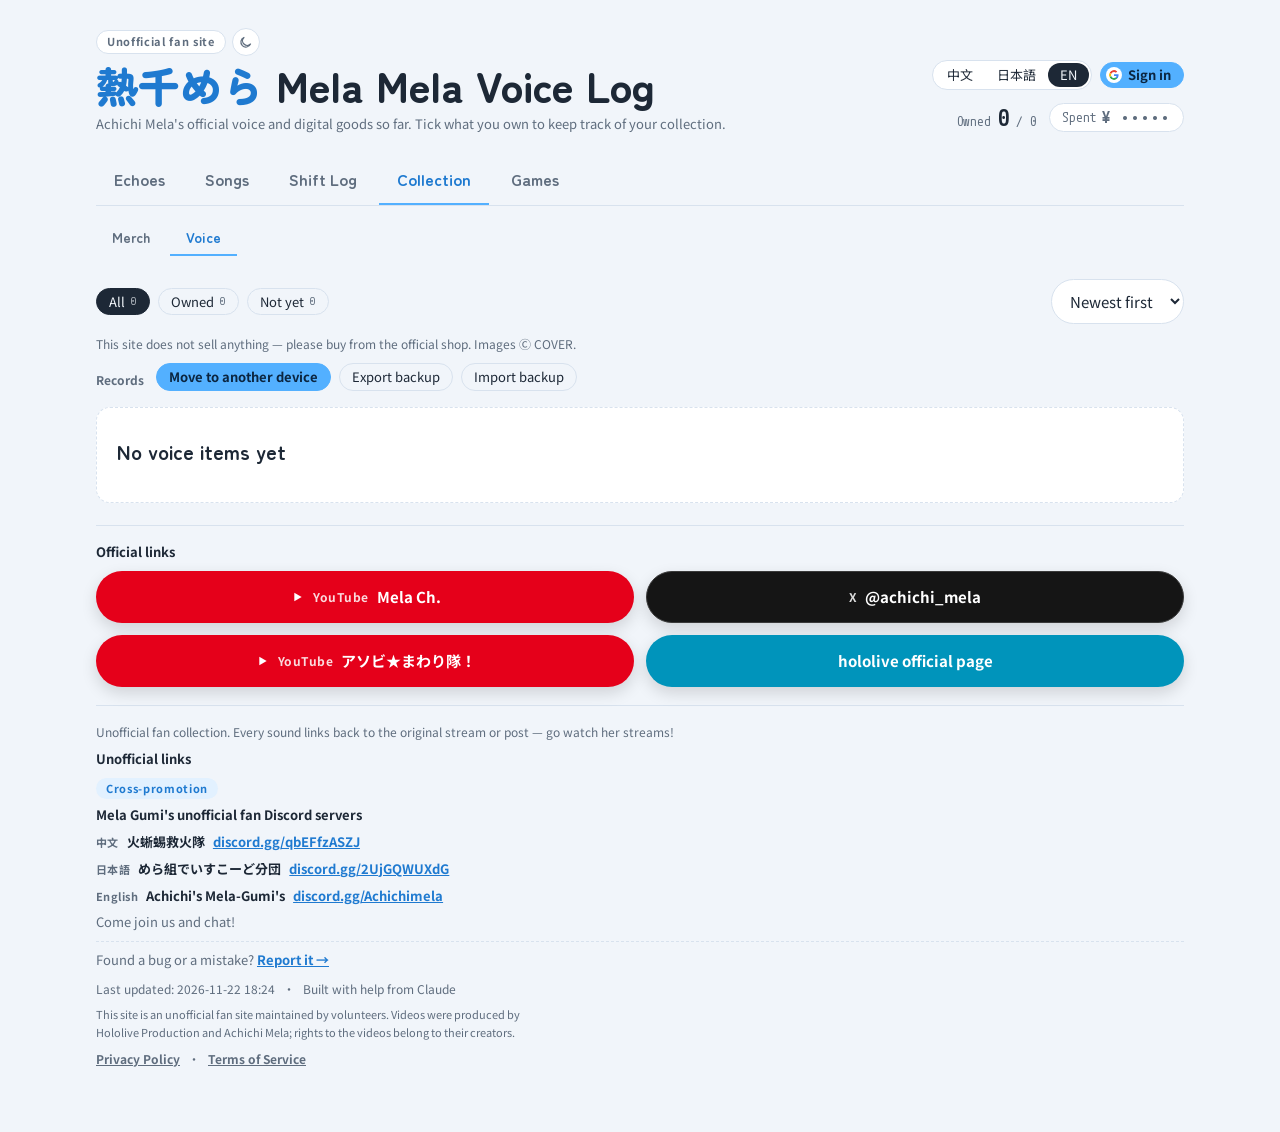
<file: voicegoods.html>
<!doctype html>
<html lang="zh-Hant">
<head>
<meta charset="utf-8">
<meta name="viewport" content="width=device-width,initial-scale=1,viewport-fit=cover">
<title>熱千めら めらめら音聲商品</title>
<meta name="description" content="熱千めら 官方音聲與數位商品紀錄（非官方粉絲網站）">
<link rel="preconnect" href="https://fonts.googleapis.com">
<link rel="stylesheet" href="https://fonts.googleapis.com/css2?family=Zen+Maru+Gothic:wght@500;700;900&family=Noto+Sans+TC:wght@400;500;700&family=Noto+Sans+JP:wght@400;500;700&family=M+PLUS+1+Code:wght@400;600&display=swap">
<!-- 改了 assets 裡的檔案時，把 ?v= 後面的版本號改掉，訪客的瀏覽器才會抓新版 -->
<script>(function(){try{var v=localStorage.getItem("mela-theme");if(v==="dark"||v==="light")document.documentElement.dataset.theme=v}catch(e){}})()</script>
<link rel="stylesheet" href="assets/style.css?v=869b1eac">
<style>
/* ===== 音聲頁（官方ボイス、動く壁紙等數位商品的收藏紀錄；跟周邊頁共用的 g-* 樣式在 assets/style.css） ===== */
.view{gap:10px}
.g-tools .sp{flex:1}
/* 企劃清單：左邊封面、右邊企劃名稱＋品項（品項只要按「已入手」，不用數量） */
.v-list{display:flex;flex-direction:column;gap:16px;margin-top:6px}
.v-proj{display:grid;grid-template-columns:240px minmax(0,1fr);gap:14px 18px;align-items:start;background:var(--surface);border:1px solid var(--line);border-radius:var(--r);padding:12px}
@media (max-width:600px){.v-proj{grid-template-columns:1fr}}
.v-cover{position:relative;display:block;aspect-ratio:16/9;border-radius:10px;overflow:hidden;background:var(--bg)}
.v-cover img{width:100%;height:100%;object-fit:contain;display:block}
.v-ph{position:absolute;inset:0;display:grid;place-items:center;align-content:center;gap:6px;color:var(--muted);font-size:12px;background:radial-gradient(circle at 30% 25%,var(--accent-soft),transparent 60%),var(--bg)}
.v-ph svg{width:34px;height:34px;fill:none;stroke:currentColor;stroke-width:1.6;opacity:.7}
.v-info{display:flex;flex-direction:column;gap:10px;min-width:0}
.v-date{font-family:var(--f-code);font-size:12px;color:var(--muted);font-variant-numeric:tabular-nums}
.v-info h2{margin:2px 0 0;font-family:var(--f-display);font-weight:900;font-size:20px;line-height:1.3;overflow-wrap:anywhere}
.v-items{display:flex;flex-direction:column;border:1px solid var(--line);border-radius:10px;overflow:hidden}
.v-item{display:flex;align-items:center;gap:10px;padding:8px 10px;border-top:1px solid var(--line);transition:background .15s}
.v-item:first-child{border-top:none}
.v-item.have{background:var(--accent-soft)}
.v-name{flex:1;min-width:0;font-size:14px;font-weight:700;line-height:1.4;overflow-wrap:anywhere}
.v-have{flex:none;font-size:13px;padding:6px 12px;white-space:nowrap}
.v-have[aria-pressed="true"]{background:var(--accent);border-color:var(--accent);color:var(--accent-ink);font-weight:700}
@media (max-width:420px){.v-item{flex-direction:column;align-items:stretch;gap:6px}.v-have{align-self:flex-end}}
</style>
</head>
<body data-title-key="titleVoiceGoods">
<div class="wrap">
  <div class="topbar">
  <header>
    <div>
      <span class="unofficial" data-i18n="unofficial"></span>
      <h1><span class="jp">熱千めら</span> <span data-i18n="titleVoiceGoods"></span></h1>
      <p class="sub" data-i18n="subVoiceGoods"></p>
    </div>
    <div class="right">
      <div class="lang" role="group" aria-label="Language">
        <button type="button" data-lang="zh">中文</button>
        <button type="button" data-lang="ja">日本語</button>
        <button type="button" data-lang="en">EN</button>
      </div>
      <div class="hrow">
        <span class="count g-total"><span data-i18n="haveLabel"></span> <b id="haveN">0</b> / <span id="totalN">0</span></span>
        <button type="button" class="count g-spend" id="spendBtn" aria-pressed="false" aria-describedby="spendNote"><span data-i18n="spendLabel"></span> <b id="spendV">¥ •••••</b><small id="spendMiss" hidden></small></button>
      </div>
    </div>
    <p class="g-spend-note" id="spendNote" data-i18n="spendNote" hidden></p>
  </header>

  <nav class="views">
    <a href="voices.html" data-i18n="tabVoices"></a>
    <a href="songs.html" data-i18n="tabSongs"></a>
    <a href="timeline.html" data-i18n="tabShift"></a>
    <a href="goods.html" aria-current="page" data-i18n="tabTax"></a>
    <a href="quiz.html" data-i18n="tabGames"></a>
  </nav>
  <nav class="views sub-views" data-i18n-aria="tabTax">
    <a href="goods.html" data-i18n="tabGoods"></a>
    <a href="voicegoods.html" aria-current="page" data-i18n="tabVoiceGoods"></a>
  </nav>
  </div>

  <section class="view">
    <div class="g-tools">
      <div class="tags" id="haveChips"></div>
      <span class="sp"></span>
      <select id="vOrder">
        <option value="desc" data-i18n="newFirst"></option>
        <option value="asc" data-i18n="oldFirst"></option>
      </select>
    </div>
    <p class="g-notice" data-i18n="voiceNotice"></p>
    <div class="g-tools g-frow" id="recRow"><span class="chips-label" data-i18n="recLabel"></span>
      <div class="tags">
        <button type="button" class="chip primary" id="shOpen" data-i18n="shOpen"></button>
        <button type="button" class="chip" id="bkExport" data-i18n="bkExport"></button>
        <button type="button" class="chip" id="bkImport" data-i18n="bkImport"></button>
        <input type="file" id="bkFile" accept=".json,application/json" hidden>
      </div>
    </div>
    <p class="g-bk-msg" id="bkMsg" role="status" aria-live="polite" hidden></p>
    <div class="v-list" id="vList"></div>
  </section>

  <footer></footer><!-- 頁尾內容由 assets/common.js 產生（各頁共用） -->
</div>

<script src="assets/common.js?v=9e7843b7"></script>
<script src="assets/collect.js?v=3b84e306"></script>
<script src="assets/share.js?v=a81fde6a"></script>
<script src="assets/sync.js?v=8e657a70"></script>
<script>
/* ===== 音聲頁 =====
 * 資料來源：Google 試算表「Voice」分頁（VOICE_CSV_URL），欄位依第一列標題認（位置不限）：
 *   project code（企劃代號，英文）／project name（企劃名稱）／date（發售日）／index（企劃內的品項編號，從 0 開始，之後不再變動）／voice name（品名）／price（金額，日圓）／
 *   project website link（官方商店網址）／picture link（企劃封面圖，同一個企劃每列都填同一張）
 * - 每一列＝一個品項（ボイス、動く壁紙…）；同一個企劃代號的列會併成一個企劃。企劃代號和名稱留空的列算是上一個企劃的品項。
 * - 音聲只需要買一份，所以「已入手」只有勾選，沒有數量。
 * - price 只用來算頁首的「花費」（已入手的金額加總，預設隱藏，按一下顯示），品項上不顯示金額。
 * - 「已入手」用「企劃代號#index」辨識（例 startingvoice_achichimela#1），品名改了也不影響；代號和 index 只在內部用，頁面上不顯示。
 *   沒填 index 的品項才用舊的「企劃代號|品名」。舊 id 的紀錄、備份檔、收藏代碼會自動對應到新 id（alias）。
 *   只存在瀏覽者自己的瀏覽器（localStorage mela-voice-have），跟周邊頁的紀錄互相獨立。
 *   頁面上有「匯出備份」（mela-voice-backup-日期.json：{site:"mela-voice",version:1,exported,have:[id…]}）和「匯入備份」（合併，不會取消原本勾的）。
 * - 封面圖是官方商店（shop.hololivepro.com/cdn/）的網址時，自動加 width=600 讀小張的。
 */
// Google 試算表「Voice」分頁發佈成 CSV 的網址
const VOICE_CSV_URL = "https://docs.google.com/spreadsheets/d/e/2PACX-1vQIjhyIETZ-Ky_Nydc7RRi81T3SxLzJ0tROU5xJC9pYiPma7MWY4qhWxRoD9CQZVaPB6q00znizevlf/pub?gid=728281014&single=true&output=csv";
const VOICE_TTL = 5*60*1000, VOICE_KEY = "mela-voice-csv"; // 試算表在訪客瀏覽器快取 5 分鐘
addStrings({
 zh:{titleVoiceGoods:"めらめら音聲商品",subVoiceGoods:"熱千めら 出過的官方音聲和數位商品。勾選已入手的，整理自己的收藏。",
   spendNote:"※花費金額是用商品的日圓定價估算，不包含手續費等其他雜費。",
   voiceNotice:"本站不販售任何商品，購買請到官方商店。圖片 Ⓒ COVER。",
   bkImported:"已匯入：備份裡 {n} 項，新增 {m} 項（原本勾的不會被取消）。",
   empty:"還沒有音聲資料",emptyHave:"還沒有勾選已入手的品項"},
 ja:{titleVoiceGoods:"めらめらボイス記録",subVoiceGoods:"熱千めらの公式ボイス・デジタルグッズの記録。持っているものにチェックして、コレクションを整理できます。",
   spendNote:"※金額は商品の定価（日本円）をもとにした概算で、手数料などの諸費用は含みません。",
   voiceNotice:"当サイトでは商品を販売していません。ご購入は公式ショップへ。画像 Ⓒ COVER",
   bkImported:"読み込みました：バックアップ {n} 件のうち {m} 件を追加（今のチェックは消えません）。",
   empty:"まだボイスのデータがありません",emptyHave:"入手済みのものはまだありません"},
 en:{titleVoiceGoods:"Mela Mela Voice Log",subVoiceGoods:"Achichi Mela's official voice and digital goods so far. Tick what you own to keep track of your collection.",
   spendNote:"* The total is an estimate based on list prices in yen and excludes fees and other charges.",
   voiceNotice:"This site does not sell anything — please buy from the official shop. Images Ⓒ COVER.",
   bkImported:"Imported: {n} items in the backup, {m} added (your current ticks are kept).",
   empty:"No voice items yet",emptyHave:"Nothing marked as owned yet"}
});

const HAVE_KEY="mela-voice-have";
let series=[], have=new Set(), filter="all", order="desc";
// 舊 id（企劃代號|品名）→ 新 id（企劃代號#index）。舊的已入手紀錄、備份檔、收藏代碼都靠這個對應
const alias=new Map();
const toIds=d=>Array.isArray(d)&&d.every(x=>typeof x==="string")?d:null;
try{ have=new Set(toIds(JSON.parse(localStorage.getItem(HAVE_KEY)||"[]"))||[]); }catch(e){}
try{ order=localStorage.getItem("mela-voice-order")==="asc"?"asc":"desc"; }catch(e){}
const saveHave=()=>{ try{ localStorage.setItem(HAVE_KEY,JSON.stringify([...have])); }catch(e){} MelaSync.push(); }; // 登入時同步到雲端（assets/sync.js）
const bagSvg='<svg viewBox="0 0 24 24" aria-hidden="true"><path d="M9 18V6l10-2v12"/><circle cx="6.5" cy="18" r="2.5"/><circle cx="16.5" cy="16" r="2.5"/></svg>';

// 試算表標題 → 欄位（依序比對，先比對到的優先）
const VCOLS=[["code",/project\s*code|企劃代號|コード/i],["pname",/project\s*name|企劃名|企画名/i],["date",/date|日期|日付|発売/i],
  ["idx",/^index$|^idx$|(goods|voice)\s*index|商品編號|番号/i],["name",/voice\s*name|品名|商品名|ボイス名/i],["price",/price|金額|價格|価格|値段|定価/i],["image",/picture|image|圖片|画像/i],["shop",/website|official|shop|商店|ショップ|網址/i]];
// CSV → 企劃
function build(text){
  const rows=parseCSV(text||""); if(!rows.length){ series=[]; return; }
  const col={}; rows[0].forEach((h,i)=>{ const k=VCOLS.find(([k,re])=>col[k]==null&&re.test(String(h).trim())); if(k) col[k[0]]=i; });
  const get=(r,k)=>col[k]==null?"":String(r[col[k]]??"").trim();
  const map=new Map(); let cur=null;
  for(const r of rows.slice(1)){
    const code=get(r,"code"), pname=get(r,"pname");
    if(code||pname){ const key=code||pname;
      if(!map.has(key)) map.set(key,{key,code,name:pname||code,cover:"",date:null,shop:"",items:[]});
      cur=map.get(key);
      if(pname) cur.name=pname; const d=normDate(get(r,"date")); if(d) cur.date=d;
      cur.shop=webUrl(get(r,"shop"))||cur.shop; }
    if(!cur) continue;
    const img=webUrl(get(r,"image")); if(img&&!cur.cover) cur.cover=smallImg(img);
    const name=get(r,"name"); if(!name) continue;
    // 品項 id：有 project code 和 index（0 以上的整數）→「代號#index」（之後品名改了也不受影響）；沒有 → 舊的「代號|品名」
    const idx=get(r,"idx").replace(/\.0+$/,""), oldId=`${cur.key}|${name}`, id=cur.code&&/^\d+$/.test(idx)?`${cur.code}#${+idx}`:oldId;
    if(cur.items.some(i=>i.id===id)) continue; // 同一個企劃裡重複的列只算一個
    if(id!==oldId) alias.set(oldId,id);
    cur.items.push({id,name,price:(v=>v?+v:null)(get(r,"price").replace(/[^\d.]/g,""))});
  }
  series=[...map.values()].filter(g=>g.items.length);
  // 把舊 id（代號|品名）的已入手紀錄換成新 id
  let moved=false; for(const k of [...have]) if(alias.has(k)){ have.delete(k); have.add(alias.get(k)); moved=true; }
  if(moved) saveHave();
}
const normId=id=>alias.get(id)||id;

// 頁首「花費」＝已入手品項的金額加總（音聲只有一份）
const updateSpend=MelaCollect.spend(()=>series.flatMap(g=>g.items.filter(i=>have.has(i.id)).map(i=>[i.price,1])));

const phHTML=txt=>`<span class="v-ph">${bagSvg}${txt?t("noImage"):""}</span>`;
function itemHTML(it){ const on=have.has(it.id), e=esc(it.id);
  return `<div class="v-item${on?" have":""}" data-id="${e}"><span class="v-name">${esc(it.name)}</span>`
    +`<button type="button" class="v-have" data-have="${e}" aria-pressed="${on}" ${on?`title="${t("unmark")}" `:""}>${on?t("isHave"):t("markHave")}</button></div>`; }
function progHTML(g){ const n=g.items.filter(i=>have.has(i.id)).length, pct=Math.round(n/g.items.length*100);
  return `<span class="g-prog${n===g.items.length?" full":""}" title="${t("haveLabel")}"><i><b style="width:${pct}%"></b></i><span>${n} / ${g.items.length}</span></span>`; }

function render(){
  const all=series.flatMap(g=>g.items), n=all.filter(i=>have.has(i.id)).length;
  $("haveN").textContent=n; $("totalN").textContent=all.length;
  const cnt={all:all.length,have:n,not:all.length-n};
  $("haveChips").innerHTML=[["all","fAll"],["have","fHave"],["not","fNot"]].map(([k,l])=>`<button type="button" class="chip" data-filter="${k}" aria-pressed="${filter===k}">${t(l)} <span class="n">${cnt[k]}</span></button>`).join("");
  $("vOrder").value=order;
  const keep=i=>filter==="all"||(filter==="have")===have.has(i.id);
  const list=[...series].sort((a,b)=>(a.date||"").localeCompare(b.date||"")*(order==="asc"?1:-1)); // 同一天維持試算表的順序
  const html=list.filter(g=>g.items.some(keep)).map(g=>{
    const cover=g.cover?`<img src="${esc(g.cover)}" alt="" loading="lazy" referrerpolicy="no-referrer" onerror="this.replaceWith(Object.assign(document.createElement('span'),{className:'v-ph',innerHTML:bagSvg}))">`:phHTML(false);
    return `<section class="v-proj" data-key="${esc(g.key)}">
      ${g.shop?`<a class="v-cover" href="${esc(g.shop)}" target="_blank" rel="noopener" tabindex="-1" aria-hidden="true">${cover}</a>`:`<span class="v-cover">${cover}</span>`}
      <div class="v-info">
        <div>${g.date?`<time class="v-date" datetime="${g.date}">${fmtDate(g.date)}</time>`:""}<h2>${esc(g.name)}</h2></div>
        <div class="g-row">${g.shop?`<div class="g-links"><a class="btn" href="${esc(g.shop)}" target="_blank" rel="noopener">${t("shop")} ↗</a></div>`:""}<span class="g-prog-wrap">${progHTML(g)}</span></div>
        <div class="v-items">${g.items.filter(keep).map(itemHTML).join("")}</div>
      </div></section>`; }).join("");
  updateSpend();
  $("vList").innerHTML=html||`<div class="empty"><h2>${t(!all.length?"empty":filter==="have"?"emptyHave":"emptyNot")}</h2></div>`;
}

document.addEventListener("click",e=>{ const b=e.target.closest("button"); if(!b) return;
  if(b.dataset.filter){ filter=b.dataset.filter; return render(); }
  if(b.dataset.have!=null){ const id=b.dataset.have, on=!have.has(id);
    on?have.add(id):have.delete(id); saveHave();
    if(filter!=="all") return render();
    // 只更新這一列和數字，不整頁重畫
    const row=b.closest(".v-item"); row.classList.toggle("have",on); b.setAttribute("aria-pressed",on); b.textContent=on?t("isHave"):t("markHave"); on?b.title=t("unmark"):b.removeAttribute("title");
    const g=series.find(s=>s.items.some(i=>i.id===id)); b.closest(".v-proj").querySelector(".g-prog-wrap").innerHTML=progHTML(g);
    const all=series.flatMap(s=>s.items), h=all.filter(i=>have.has(i.id)).length; $("haveN").textContent=h; updateSpend();
    const cnt=$("haveChips").querySelectorAll(".n"); cnt[1].textContent=h; cnt[2].textContent=all.length-h; }
});
// ---- 已入手的備份（.json）：{site:"mela-voice",version:1,have:[id…]}；匯入＝合併 ----
MelaCollect.backup({site:"mela-voice",size:()=>have.size,data:()=>({version:1,have:[...have]}),
  merge:d=>{ const inc=toIds(Array.isArray(d)?d:(d&&d.site==="mela-voice")?d.have:null); if(!inc) throw new Error("bad");
    let m=0; for(const id0 of inc){ const id=normId(id0); if(!have.has(id)){ have.add(id); m++; } }
    saveHave(); render(); return {n:inc.length,m}; }});
$("vOrder").onchange=e=>{ order=e.target.value; try{localStorage.setItem("mela-voice-order",order)}catch(_){} render(); };
window.onLangChange=()=>{ $("bkMsg").hidden=true; MelaShare.hideMsg(); MelaSync.paint(); render(); }; // 換語言時收起備份訊息（訊息是用舊語言寫的）
MelaShare.init({kind:"voice",panel:$("recRow"),ids:()=>[...series.flatMap(g=>g.items.map(i=>i.id)),...alias.keys()], // 舊 id 也列進來：舊的收藏代碼還能對上
  merge:hits=>{ let n=0; for(const [id0] of hits){ const id=normId(id0); if(!have.has(id)){ have.add(id); n++; } } if(n){ saveHave(); render(); } return n; }});

// 雲端同步（Google 登入）：音聲沒有數量，雲端存 1
MelaSync.init({kind:"voice",get:()=>new Map([...have].map(id=>[id,1])),set:m=>{ have=new Set(m.keys()); saveHave(); render(); }});

MelaCollect.loadSheet({url:VOICE_CSV_URL,key:VOICE_KEY,ttl:VOICE_TTL},
  text=>{ build(text); setLang(pickLang()); MelaShare.ready(); MelaSync.ready(); },
  text=>{ build(text); render(); });
</script>
</body>
</html>
</file>
<file: assets/style.css>
/* 熱千めら めらめら出勤紀錄 — 各頁共用的樣式（所有 html 都會載入；頁面專用的寫在各頁的 <style>）。
   版面：固定在上方的標題列＋分頁（可有第二層），下面是各頁內容；播放時頁面下方出現播放器。 */
:root{
  --bg:#f1f5fa; --surface:#ffffff; --ink:#1d2836; --muted:#5f6d7e; --line:#d8e2ee;
  --accent:#53b0ff; --accent-ink:#0b2540; --accent-text:#1f7ad0; --accent-soft:#e2f1ff; --wave:#b3c6da;
  --f-display:"Zen Maru Gothic","Noto Sans TC","Noto Sans JP",system-ui,sans-serif;
  --f-body:"Noto Sans TC","Noto Sans JP",system-ui,-apple-system,"PingFang TC","Microsoft JhengHei",sans-serif;
  --f-code:"M PLUS 1 Code",ui-monospace,"SFMono-Regular",Menlo,monospace;
  --r:14px; color-scheme:light;
}
html[lang="ja"]{--f-body:"Noto Sans JP","Noto Sans TC",system-ui,sans-serif}
@media (prefers-color-scheme:dark){:root:not([data-theme="light"]){
  --bg:#121821; --surface:#1b2330; --ink:#e8eff8; --muted:#9aa8b9; --line:#2d3a4b;
  --accent:#53b0ff; --accent-ink:#0b2540; --accent-text:#7cc3ff; --accent-soft:#1a3350; --wave:#41546b; color-scheme:dark}}
:root[data-theme="dark"]{
  --bg:#121821; --surface:#1b2330; --ink:#e8eff8; --muted:#9aa8b9; --line:#2d3a4b;
  --accent:#53b0ff; --accent-ink:#0b2540; --accent-text:#7cc3ff; --accent-soft:#1a3350; --wave:#41546b; color-scheme:dark}
*{box-sizing:border-box}
[hidden]{display:none!important}
html,body{margin:0}
body{background:var(--bg);color:var(--ink);font-family:var(--f-body);font-size:15px;line-height:1.6;padding-top:env(safe-area-inset-top,0px);padding-bottom:env(safe-area-inset-bottom,0px)}
.wrap{max-width:1120px;margin:0 auto;padding-inline:16px;padding-block:16px 64px;display:flex;flex-direction:column;gap:22px}
/* 標題（header）固定在最上方、大小不變；分頁列跟著頁面捲走，捲走後右上角浮出選單鈕（common.js 會加 body.nav-gone） */
html{scroll-padding-top:150px}
.topbar{display:contents}
.topbar>header{position:sticky;top:0;z-index:9;margin-inline:-16px;padding:12px 16px 10px;background:var(--bg)}
body.scrolled .topbar>header{box-shadow:0 8px 18px -10px rgba(0,0,0,.45)}
.topbar>.views{margin-top:-10px}
.topbar>.views.sub-views{margin-top:-8px}
header{display:flex;flex-wrap:wrap;align-items:flex-end;justify-content:space-between;gap:12px 24px}
h1{font-family:var(--f-display);font-weight:900;font-size:clamp(28px,5vw,42px);line-height:1.1;margin:0;text-wrap:balance}
h1 .jp{color:var(--accent-text)}
h1 .home-link{color:inherit;text-decoration:none}
/* 標題上方的「非官方粉絲網站」標籤（避免被誤認為官方網站） */
.unofficial{display:inline-block;margin-bottom:6px;font-size:11px;font-weight:700;letter-spacing:.06em;padding:2px 10px;border-radius:999px;border:1px solid var(--line);color:var(--muted);background:var(--surface)}
h1 .jp,h1 [data-i18n]{display:inline-block} /* 「熱千めら」和頁面名稱都不要從中間斷行：放不下就整個換到下一行 */
.sub{color:var(--muted);margin:6px 0 0;font-size:13px}
.right{display:flex;flex-direction:column;align-items:flex-end;gap:10px}
@media (max-width:600px){.right{flex-direction:row;align-items:center;justify-content:space-between;width:100%}}
.hrow{display:flex;align-items:center;gap:12px;flex-wrap:wrap}
.count{font-family:var(--f-code);font-size:13px;color:var(--muted);font-variant-numeric:tabular-nums}
.count b{color:var(--ink);font-size:22px;font-weight:600}
.lang{display:inline-flex;border:1px solid var(--line);border-radius:999px;padding:2px;background:var(--surface)}
.lang button{white-space:nowrap;border:none;background:transparent;padding:4px 12px;font-size:13px;border-radius:999px}
.lang button[aria-pressed="true"]{background:var(--ink);color:var(--bg)}
button,.btn{font:inherit;cursor:pointer;border-radius:999px;border:1px solid var(--line);background:var(--surface);color:var(--ink);padding:8px 16px;display:inline-flex;align-items:center;gap:6px;text-decoration:none;line-height:1.2}
button:hover,.btn:hover{border-color:var(--accent)}
:focus-visible{outline:2px solid var(--accent);outline-offset:2px}
.tools{display:flex;flex-wrap:wrap;gap:10px;align-items:center}
.search{flex:1 1 260px;min-width:0;position:relative}
.search input{width:100%;padding:11px 16px 11px 40px;border-radius:999px;border:1px solid var(--line);background:var(--surface);color:var(--ink);font:inherit}
.search svg{position:absolute;left:14px;top:50%;transform:translateY(-50%);width:16px;height:16px;fill:var(--muted)}
select{font:inherit;padding:10px 14px;border-radius:999px;border:1px solid var(--line);background:var(--surface);color:var(--ink)}
.tags{display:flex;flex-wrap:wrap;gap:8px}
.chip{font-size:13px;padding:5px 12px;background:transparent}
.chip .n{font-family:var(--f-code);color:var(--muted);font-size:11px}
.chip[aria-pressed="true"]{background:var(--ink);color:var(--bg);border-color:var(--ink)}
.chip[aria-pressed="true"] .n{color:var(--bg);opacity:.7}
.grid{display:grid;grid-template-columns:repeat(auto-fill,minmax(260px,1fr));gap:14px}
.pad{background:var(--surface);border:1px solid var(--line);border-radius:var(--r);padding:16px;display:flex;flex-direction:column;gap:10px;min-width:0}
.pad.playing{border-color:var(--accent);box-shadow:0 0 0 2px var(--accent-soft)}
.pad-top{display:flex;gap:12px;align-items:center}
.play{flex:none;width:48px;height:48px;border-radius:50%;background:var(--accent);color:var(--accent-ink);display:grid;place-items:center;border:none;padding:0}
.play svg{width:20px;height:20px;fill:currentColor;margin-left:3px}
.play:hover{transform:scale(1.06)}
.wave{flex:1;min-width:0;height:38px;display:flex;align-items:center;gap:2px}
.wave i{flex:1;background:var(--wave);border-radius:2px;min-height:3px}
.pad:hover .wave i,.pad.playing .wave i{background:var(--accent)}
.pad h3{margin:0;font-family:var(--f-display);font-weight:700;font-size:17px;line-height:1.35;overflow-wrap:anywhere}
.quote{margin:0;font-size:14px;border-left:3px solid var(--accent-soft);padding-left:10px;overflow-wrap:anywhere}
.note{margin:0;font-size:13px;color:var(--muted);overflow-wrap:anywhere}
.meta{display:flex;flex-wrap:wrap;gap:6px 12px;align-items:center;font-family:var(--f-code);font-size:12px;color:var(--muted);font-variant-numeric:tabular-nums}
.src{font-family:var(--f-body);font-size:11px;font-weight:700;letter-spacing:.06em;text-transform:uppercase;padding:2px 8px;border-radius:6px;background:var(--accent-soft);color:var(--accent-text)}
.ptags{display:flex;flex-wrap:wrap;gap:6px}
.ptags button{font-size:12px;padding:2px 10px;border:none;background:var(--bg);color:var(--muted)}
.ptags button:hover{color:var(--accent-text)}
.pad-foot{display:flex;flex-wrap:wrap;gap:8px;margin-top:auto}
.pad-foot a,.pad-foot button{font-size:12px;padding:5px 12px}
.empty{grid-column:1/-1;background:var(--surface);border:1px dashed var(--line);border-radius:var(--r);padding:28px 20px}
.empty h2{margin:0 0 6px;font-family:var(--f-display);font-size:20px}
.empty p{margin:0;color:var(--muted)}
/* player sheet */
.player{position:fixed;left:0;right:0;bottom:0;z-index:10;max-height:92vh;overflow-y:auto;background:var(--surface);border-top:1px solid var(--line);box-shadow:0 -8px 30px rgba(0,0,0,.18);padding:14px 16px calc(14px + env(safe-area-inset-bottom,0px))}
.player-in{max-width:1120px;margin:0 auto;display:grid;grid-template-columns:minmax(0,420px) 1fr;gap:16px;align-items:start}
.frame{position:relative;width:100%;aspect-ratio:16/9;max-width:100%;background:#000;border-radius:10px;overflow:hidden}
.frame iframe,.frame>div{position:absolute;inset:0;width:100%;height:100%;border:0}
.xframe{max-height:60vh;overflow:auto;min-width:0}
.pinfo{display:flex;flex-direction:column;gap:8px;min-width:0}
.pinfo h3{margin:0;font-family:var(--f-display);font-size:19px;overflow-wrap:anywhere}
.pbtns{display:flex;flex-wrap:wrap;gap:8px}
.primary{background:var(--accent);color:var(--accent-ink);border-color:var(--accent);font-weight:700}
@media (max-width:700px){.player-in{grid-template-columns:1fr}.frame{max-height:40vh}}
body.has-player .wrap{padding-bottom:calc(64px + 46vh)}
/* 縮小按鈕：放在播放器右上角 */
.pmin{position:absolute;top:8px;right:12px;z-index:2;width:36px;height:36px;padding:0;justify-content:center;border-radius:8px;background:var(--surface);color:var(--muted)}
.pmin svg{width:18px;height:18px;fill:currentColor}
.pmin:hover{color:var(--ink)}
.player:not(.mini) .pinfo h3{padding-right:44px}
.player.mini .pmin{display:none}
@media (max-width:700px){.player:not(.mini){padding-top:50px}.player:not(.mini) .pinfo h3{padding-right:0}}
/* 縮小模式：右下角懸浮小視窗。YouTube 規定嵌入播放器至少 200×200px，所以影片高度不低於 200px */
.pmini{display:none;gap:6px;align-items:center;flex:none}
.pmini .pm{width:34px;height:34px;padding:0;justify-content:center;font-size:14px}
.pmini .pm svg{width:16px;height:16px;fill:currentColor}
.pmini #mToggle{background:var(--accent);border-color:var(--accent);color:var(--accent-ink)}
.pnote{margin:0;font-size:12px;line-height:1.5;color:var(--muted);max-width:68ch}
.player.mini{left:auto;right:16px;bottom:calc(16px + env(safe-area-inset-bottom,0px));width:min(380px,calc(100vw - 24px));max-height:none;padding:10px;border:1px solid var(--line);border-radius:14px;box-shadow:0 14px 36px rgba(0,0,0,.38);overflow:hidden}
.player.mini .player-in{grid-template-columns:1fr;gap:8px}
.player.mini .frame{border-radius:8px;max-height:none}
@media (max-width:419px){.player.mini .frame{aspect-ratio:auto;height:200px}} /* 螢幕太窄、16:9 會矮於 200px 時固定 200px 高 */
.player.mini .xframe{max-height:220px;overflow:auto}
.player.mini .pinfo{flex-direction:row;align-items:center;gap:8px}
.player.mini .pinfo h3{flex:1;min-width:0;font-size:14px;white-space:nowrap;overflow:hidden;text-overflow:ellipsis}
.player.mini .meta,.player.mini .pbtns,.player.mini .queue,.player.mini .pnote{display:none}
.player.mini .pmini{display:flex}
body.has-player.player-mini .wrap{padding-bottom:300px}
@media (max-width:420px){.player.mini{right:12px;bottom:calc(12px + env(safe-area-inset-bottom,0px))}}
/* ===== 待播清單（歌單頁） ===== */
.slist .song{grid-template-columns:auto minmax(0,1fr) auto auto}
/* 手機：日期／時間移到歌名下面，讓歌名有足夠寬度 */
@media (max-width:520px){
  .slist .song{grid-template-columns:auto minmax(0,1fr) auto;grid-template-areas:"thumb info add" "thumb side add";gap:2px 10px;padding:10px 12px}
  .slist .song>.thumb{grid-area:thumb}
  .slist .song>.sinfo{grid-area:info}
  .slist .song>.sside{grid-area:side;flex-direction:row;flex-wrap:wrap;gap:0 10px;align-items:center}
  .slist .song>.sside:empty{display:none}
  .slist .song>.qadd{grid-area:add}
  section.picks{padding:12px 10px}
}
.singers{display:flex;flex-wrap:wrap;align-items:baseline;gap:2px 6px;margin-top:2px}
.singers i{font-style:normal;font-size:11px;font-weight:700;color:var(--muted);letter-spacing:.04em;margin-right:2px}
.singers button{border:none;background:transparent;padding:0;font-size:13px;color:var(--accent-text);border-radius:4px}
.singers button:hover{text-decoration:underline}
.singers .sl{color:var(--muted)}
/* 今日推薦 */
.picks{display:flex;flex-direction:column;gap:12px;padding:16px;border-radius:calc(var(--r) + 4px);background:var(--accent-soft)}
.picks-title{margin:0;font-family:var(--f-display);font-size:18px;color:var(--accent-text);display:flex;align-items:center;gap:6px}
.pad.pick{border-color:var(--accent)}
.picks-title .gplay{margin-left:auto;font-family:var(--f-body);font-size:12px;font-weight:700;padding:4px 12px;color:var(--accent-text)}
.picks .slist{border-color:var(--accent)}
.more{display:flex;justify-content:center}
.more button{padding:10px 24px;font-weight:700}
.sgroup h2 .gtoggle{border:none;background:transparent;padding:2px 4px 2px 0;font:inherit;color:inherit;gap:6px;border-radius:6px}
.sgroup h2 .gtoggle:hover{color:var(--ink)}
.garrow{display:inline-block;width:1em;text-align:center}
.sgroup.closed h2{opacity:.85}
.playmode{display:flex;flex-direction:column;gap:6px}
.pm-note{margin:0;font-size:12px;line-height:1.6;color:var(--muted)}
.sside .vcount{color:var(--accent-text);font-weight:600}
.pm-note a{color:var(--accent-text);font-weight:700;overflow-wrap:anywhere}
.chips-label{font-size:12px;font-weight:700;color:var(--muted);align-self:center;margin-right:2px}
.qadd{width:34px;height:34px;padding:0;justify-content:center;font-size:20px;line-height:1;flex:none}
.qadd.inq{background:var(--accent-soft);color:var(--accent-text);border-color:var(--accent-soft)}
.sgroup h2 .gplay{margin-left:auto;font-family:var(--f-body);font-size:12px;font-weight:700;padding:4px 12px;color:var(--accent-text);letter-spacing:0}
.queue{border-top:1px solid var(--line);padding-top:8px;display:flex;flex-direction:column;gap:6px;min-width:0}
.qhead{display:flex;flex-wrap:wrap;gap:6px;align-items:center}
.qhead .qtoggle{font-weight:700;border:none;padding:4px 2px;background:transparent}
.qhead .qtoggle .n{font-family:var(--f-code);color:var(--muted);font-weight:400}
.qhead .sp{flex:1}
.qhead button:not(.qtoggle){font-size:12px;padding:4px 10px}
.qhead button[aria-pressed="true"]{background:var(--accent-soft);color:var(--accent-text);border-color:var(--accent)}
.qlist{list-style:none;margin:0;padding:0;max-height:32vh;overflow-y:auto;border:1px solid var(--line);border-radius:10px}
.qlist li{display:grid;grid-template-columns:2.2em minmax(0,1fr) auto;gap:8px;align-items:center;padding:6px 8px;border-top:1px solid var(--line);font-size:13px}
.qlist li:first-child{border-top:none}
.qlist li.now{background:var(--accent-soft)}
.qlist .qn{font-family:var(--f-code);color:var(--muted);text-align:right;font-variant-numeric:tabular-nums}
.qlist li.now .qn{color:var(--accent-text);font-weight:700}
.qlist .qt{border:none;background:transparent;padding:0;text-align:left;display:flex;flex-direction:column;align-items:flex-start;width:100%;min-width:0;border-radius:4px}
.qlist .qt b{font-weight:700;overflow-wrap:anywhere}
.qlist .qt span{color:var(--muted);font-size:12px;overflow-wrap:anywhere}
.qlist .qops{display:flex;gap:2px}
.qlist .qops button{width:28px;height:28px;padding:0;justify-content:center;border:none;background:transparent;color:var(--muted);font-size:14px}
.qlist .qops button:hover{color:var(--ink);background:var(--bg)}
.qempty{margin:0;color:var(--muted);font-size:13px}
.qfab{position:fixed;right:16px;bottom:calc(16px + env(safe-area-inset-bottom,0px));z-index:9;box-shadow:0 4px 16px rgba(0,0,0,.2)}
.toast{position:fixed;left:50%;bottom:calc(24px + env(safe-area-inset-bottom,0px));transform:translateX(-50%);z-index:20;background:var(--ink);color:var(--bg);padding:8px 16px;border-radius:999px;font-size:13px;max-width:calc(100% - 32px)}
body.has-player .toast{bottom:auto;top:calc(16px + env(safe-area-inset-top,0px))}
/* view tabs */
.views{display:flex;gap:4px;border-bottom:1px solid var(--line)}
.views a{text-decoration:none;border:none;border-radius:0;background:transparent;padding:10px 18px;font-family:var(--f-display);font-weight:700;font-size:16px;color:var(--muted);border-bottom:3px solid transparent;margin-bottom:-1px}
.views a:hover{color:var(--ink)}
.views a[aria-current="page"]{color:var(--accent-text);border-bottom-color:var(--accent)}
/* 分頁變多時：文字不換行；手機上縮小間距，放不下就可以左右滑 */
.views{overflow-x:auto;scrollbar-width:none}
.views::-webkit-scrollbar{display:none}
.views a{white-space:nowrap;flex:none}
.views.more-r{-webkit-mask-image:linear-gradient(90deg,#000 calc(100% - 32px),transparent);mask-image:linear-gradient(90deg,#000 calc(100% - 32px),transparent)}
.views.more-l{-webkit-mask-image:linear-gradient(90deg,transparent,#000 32px);mask-image:linear-gradient(90deg,transparent,#000 32px)}
.views.more-l.more-r{-webkit-mask-image:linear-gradient(90deg,transparent,#000 32px,#000 calc(100% - 32px),transparent);mask-image:linear-gradient(90deg,transparent,#000 32px,#000 calc(100% - 32px),transparent)}
@media (max-width:600px){.views{gap:0}.views a{padding:8px 10px;font-size:14px}.sub-views a{padding-inline:16px}}
.view{display:flex;flex-direction:column;gap:22px}
/* song list */
.setlist{display:flex;flex-direction:column;gap:18px}
.sgroup{display:flex;flex-direction:column;gap:6px}
.sgroup h2{margin:0;font-family:var(--f-code);font-size:13px;font-weight:600;color:var(--muted);letter-spacing:.04em;font-variant-numeric:tabular-nums;display:flex;gap:10px;align-items:baseline}
.sgroup h2 span{font-family:var(--f-body);font-weight:400}
.slist{background:var(--surface);border:1px solid var(--line);border-radius:var(--r);overflow:hidden}
.song{display:grid;grid-template-columns:auto minmax(0,1fr) auto;gap:4px 14px;align-items:center;padding:10px 14px;border-top:1px solid var(--line)}
.song:first-child{border-top:none}
.song.playing{background:var(--accent-soft)}
/* YouTube 縮圖（i.ytimg.com/vi/<id>/mqdefault.jpg，16:9）＋播放鈕 */
.thumb{position:relative;flex:none;width:120px;aspect-ratio:16/9;max-width:100%;padding:0;border:none;border-radius:8px;overflow:hidden;background:var(--line);cursor:pointer}
.thumb img{width:100%;height:100%;object-fit:cover;display:block}
.thumb .tplay{position:absolute;right:6px;bottom:6px;width:30px;height:30px;border-radius:50%;background:var(--accent);color:var(--accent-ink);display:grid;place-items:center;box-shadow:0 1px 4px rgba(0,0,0,.25)}
.thumb .tplay svg{width:14px;height:14px;fill:currentColor;margin-left:2px}
.thumb:hover img{filter:brightness(1.08)}
.song.playing .thumb,.pad.playing .thumb{outline:3px solid var(--accent);outline-offset:-3px}
.pad-top .thumb{width:112px}
@media (max-width:520px){.thumb{width:96px}.thumb .tplay{width:26px;height:26px}}
.sinfo{display:flex;flex-direction:column;min-width:0}
.sinfo b{font-family:var(--f-display);font-weight:700;font-size:16px;line-height:1.35;overflow-wrap:anywhere}
.sinfo span{font-size:13px;color:var(--muted);overflow-wrap:anywhere}
.cat{font-style:normal;font-size:11px;font-weight:700;letter-spacing:.03em;padding:1px 7px;border-radius:6px;margin-right:8px;background:var(--accent-soft);color:var(--accent-text);white-space:nowrap}
.cat-original{background:var(--accent);color:var(--accent-ink)}
.cat-other{background:var(--bg);color:var(--muted)}
.sside{display:flex;flex-direction:column;align-items:flex-end;font-family:var(--f-code);font-size:12px;color:var(--muted);font-variant-numeric:tabular-nums;white-space:nowrap}
footer{color:var(--muted);font-size:12px;border-top:1px solid var(--line);padding-top:16px;display:flex;flex-direction:column;gap:8px}
footer p{margin:0}
/* 官方連結按鈕（頁尾最上方） */
footer .official-label{font-size:13px;font-weight:700;color:var(--ink)}
.official{display:grid;grid-template-columns:repeat(2,minmax(0,1fr));gap:12px;margin-bottom:8px;padding-bottom:18px;border-bottom:1px solid var(--line)}
.ob{display:flex;align-items:center;justify-content:center;gap:8px;min-height:52px;padding:10px 18px;border-radius:999px;color:#fff;text-decoration:none;font-size:15px;box-shadow:0 6px 16px rgba(0,0,0,.14);transition:transform .15s,filter .15s;min-width:0}
.ob:hover{transform:translateY(-2px);filter:brightness(1.08)}
.ob b{font-weight:700;overflow-wrap:anywhere}
.ob span{font-size:12px;font-weight:700;opacity:.85;letter-spacing:.04em;white-space:nowrap}
.ob svg{width:16px;height:16px;fill:currentColor;flex:none}
.ob-yt{background:#e5001a}
.ob-x{background:#151515;border:1px solid #3a3a3a}
.ob-holo{background:#0094bb}
footer .ob,footer .ob:hover{color:#fff}
@media (max-width:560px){.official{grid-template-columns:1fr}}
@media (prefers-reduced-motion:reduce){.ob,.ob:hover{transform:none;transition:none}}
footer a{color:var(--accent-text);font-weight:700;overflow-wrap:anywhere}
.dc{display:flex;flex-direction:column;gap:6px;font-size:13px;color:var(--ink)}
.dc-tag{align-self:flex-start;font-size:11px;font-weight:700;letter-spacing:.06em;padding:2px 10px;border-radius:999px;background:var(--accent-soft);color:var(--accent-text)}
.dc-label{font-weight:700}
.dc-join{color:var(--muted)}
.report{font-size:13px;padding-top:8px;border-top:1px dashed var(--line)}
.colophon{font-size:12px;color:var(--muted);font-variant-numeric:tabular-nums}
.colophon .sep{margin:0 8px}
.rights{font-size:11px;color:var(--muted);line-height:1.6;max-width:72ch}
.dc ul{list-style:none;margin:0;padding:0;display:flex;flex-direction:column;gap:6px}
.dc li{display:flex;flex-wrap:wrap;gap:4px 8px;align-items:baseline;min-width:0}
.dc-name{font-weight:700;color:var(--ink)}
.dc li span{font-size:11px;font-weight:700;letter-spacing:.04em;color:var(--muted);white-space:nowrap}
@media (prefers-reduced-motion:reduce){*{transition:none!important}.play:hover{transform:none}}
/* ===== 編年史（timeline.html） =====
   一條直線代表時間；每個事件是線上的一個點，往旁邊長出卡片。
   桌機：線在中間，卡片左右排；手機（≤720px）：線在左邊，卡片都在右邊。 */
:root{
  --t-stream:#53b0ff; --t-stream-i:#1f7ad0;
  --t-collab:#9b7bff; --t-collab-i:#6a4fd6;
  --t-release:#ff6f9f; --t-release-i:#c2366b;
  --t-short:#20b8a8;  --t-short-i:#0f7d72;
  --t-event:#ff8a3d;  --t-event-i:#b5520f;
  --t-offline:#3fb950; --t-offline-i:#1e7a34;
  --t-live:#e5484d;   --t-live-i:#b4232f;
  --t-anniv:#f5b524;  --t-anniv-i:#8f6200;
  --t-auto:#8fa3b8;   --t-auto-i:#5f6d7e;
  --tl-line:#c4d3e3;
}
@media (prefers-color-scheme:dark){:root:not([data-theme="light"]){
  --t-stream-i:#7cc3ff; --t-collab-i:#b9a6ff; --t-release-i:#ff9cc0; --t-short-i:#5fe0d3; --t-event-i:#ffaa70; --t-offline-i:#6fdc87; --t-live-i:#ff8a90; --t-anniv-i:#ffcf5a; --t-auto-i:#9aa8b9;
  --t-auto:#5d7088; --tl-line:#34465c}}
:root[data-theme="dark"]{
  --t-stream-i:#7cc3ff; --t-collab-i:#b9a6ff; --t-release-i:#ff9cc0; --t-short-i:#5fe0d3; --t-event-i:#ffaa70; --t-offline-i:#6fdc87; --t-live-i:#ff8a90; --t-anniv-i:#ffcf5a; --t-auto-i:#9aa8b9;
  --t-auto:#5d7088; --tl-line:#34465c}

.tl-tools{display:flex;flex-wrap:wrap;gap:10px 16px;align-items:center}
.tl-tools .tags{align-items:center}
.tl-tools .sp{flex:1}
.chips-label{font-size:12px;font-weight:700;color:var(--muted);margin-right:2px}
.chip .sw{width:9px;height:9px;border-radius:50%;background:var(--c);display:inline-block}

.tl{position:relative;display:flex;flex-direction:column;padding:8px 0 24px}
.tl-item,.tl-month,.tl-today,.tl-end{--col:36px;position:relative;display:grid;grid-template-columns:minmax(0,1fr) var(--col) minmax(0,1fr);column-gap:0}
/* 每一列自己畫一段直線，接起來就是一整條 */
.tl-item::before,.tl-month::before,.tl-today::before{content:"";position:absolute;top:0;bottom:0;left:50%;width:2px;margin-left:-1px;background:var(--tl-line)}
.tl-item.future::before,.tl-month.future::before{background:none;border-left:2px dashed var(--tl-line);width:0}

/* 月份：線上的小標籤 */
.tl-month{padding:18px 0 14px}
.tl-month h2{grid-column:1/-1;justify-self:center;position:relative;margin:0;font-family:var(--f-display);font-size:15px;font-weight:700;padding:4px 14px;border-radius:999px;background:var(--bg);border:1px solid var(--line);color:var(--ink);font-variant-numeric:tabular-nums}
.tl-month.future h2{color:var(--muted);border-style:dashed}

/* 今天 */
.tl-today{padding:10px 0}
.tl-today .lbl{grid-column:1/-1;justify-self:center;position:relative;display:inline-flex;align-items:center;gap:8px;font-size:13px;font-weight:700;padding:5px 14px;border-radius:999px;background:var(--accent);color:var(--accent-ink);box-shadow:0 0 0 4px var(--bg)}
.tl-today .lbl i{width:8px;height:8px;border-radius:50%;background:var(--accent-ink);animation:tl-pulse 1.8s ease-in-out infinite}
@keyframes tl-pulse{50%{opacity:.25}}

/* 一個事件 */
.tl-item{padding-bottom:18px;grid-template-areas:"date dot card"}
.tl-item.l{grid-template-areas:"card dot date"}
.tl-dot{grid-area:dot;justify-self:center;margin-top:16px;width:14px;height:14px;border-radius:50%;background:var(--c);box-shadow:0 0 0 4px var(--bg);position:relative;z-index:1}
.tl-item.future .tl-dot{background:var(--bg);border:2px dashed var(--c)}
.tl-item.anniv .tl-dot{width:22px;height:22px;margin-top:12px;border-radius:0;background:var(--c);clip-path:polygon(50% 0,61% 35%,98% 35%,68% 57%,79% 91%,50% 70%,21% 91%,32% 57%,2% 35%,39% 35%)}
.tl-item.anniv.future .tl-dot{border:none;opacity:.45}
.tl-date{grid-area:date;padding:10px 16px 0;display:flex;flex-direction:column;line-height:1.25;font-variant-numeric:tabular-nums}
.tl-item:not(.l) .tl-date{align-items:flex-end;text-align:right}
.tl-date b{font-family:var(--f-code);font-size:20px;font-weight:600;color:var(--ink)}
.tl-date span{font-size:12px;color:var(--muted)}
.tl-date .cd{color:var(--ci);font-weight:700}

/* 卡片＋從點長出來的枝 */
.tl-card{grid-area:card;position:relative;margin:4px 0 0 16px;background:var(--surface);border:1px solid var(--line);border-left:3px solid var(--c);border-radius:var(--r);padding:12px 14px;display:flex;flex-direction:column;gap:6px;min-width:0}
.tl-item.l .tl-card{margin:4px 16px 0 0;border-left-width:1px;border-right:3px solid var(--c)}
.tl-card::before{content:"";position:absolute;top:18px;left:-19px;width:16px;height:2px;background:var(--c)}
.tl-item.l .tl-card::before{left:auto;right:-19px}
.tl-item.future .tl-card{border-style:dashed;background:transparent}
.tl-item.future .tl-card::before{background:none;border-top:2px dashed var(--c);height:0}
.tl-item.anniv:not(.future) .tl-card{background:linear-gradient(135deg,color-mix(in srgb,var(--c) 14%,var(--surface)),var(--surface) 70%)}

.tl-badge{align-self:flex-start;font-size:11px;font-weight:700;letter-spacing:.06em;padding:1px 9px;border-radius:6px;color:var(--ci);background:color-mix(in srgb,var(--c) 16%,transparent)}
.tl-card h3{margin:0;font-family:var(--f-display);font-weight:700;font-size:17px;line-height:1.4;overflow-wrap:anywhere}
.tl-with{margin:0;display:flex;flex-wrap:wrap;align-items:baseline;gap:4px 6px;font-size:13px}
.tl-with i{font-style:normal;font-size:11px;font-weight:700;color:var(--muted);letter-spacing:.04em;margin-right:2px}
.mem-av{width:20px;height:20px;border-radius:50%;object-fit:cover;vertical-align:-5px;margin-right:5px;background:var(--bg);flex:none}
.tl-with span{padding:1px 9px;border-radius:999px;background:color-mix(in srgb,var(--t-collab) 14%,transparent);color:var(--t-collab-i);font-weight:500}
.tl-card .note{font-size:13px;white-space:pre-line}
.tl-sub{list-style:none;margin:2px 0 0;padding:0;display:flex;flex-direction:column;border-top:1px dashed var(--line)}
.tl-sub li{display:flex;align-items:baseline;gap:8px;padding:5px 0;border-bottom:1px dashed var(--line);font-size:13px;min-width:0}
.tl-sub li:last-child{border-bottom:none}
.tl-sub .k{flex:none;font-size:11px;color:var(--muted);font-family:var(--f-code)}
.tl-sub a,.tl-sub li>span:not(.k):not(.a){color:var(--ink);font-size:13px;min-width:0;overflow-wrap:anywhere;text-decoration:none;border-radius:4px}
.tl-sub a::after{content:" ↗";color:var(--muted);font-size:11px}
.tl-sub a:hover{color:var(--accent-text);text-decoration:underline}
.tl-sub .a{color:var(--muted);font-size:12px;overflow:hidden;text-overflow:ellipsis;white-space:nowrap;min-width:0}
.tl-sub .more{justify-content:flex-start}
.tl-sub .more button{color:var(--accent-text);font-weight:700;padding:0;font-size:12px}
.tl-thumb{width:100%;max-width:320px;margin:2px 0;align-self:center}
@media (max-width:720px){.tl-thumb{width:100%;max-width:none;align-self:stretch}}
.tl-acts{display:flex;flex-wrap:wrap;gap:8px;margin-top:2px}
.tl-acts a,.tl-acts button{font-size:12px;padding:4px 12px}

.tl-end{padding-top:2px}
.tl-older{margin-top:8px}
/* 編年史：展開的 X 推文（官方嵌入；載入前／被擋時顯示連結） */
.tl-post{margin:4px 0 0;max-width:550px;min-width:0}
.tl-post .twitter-tweet{margin:0!important}
.tl-post blockquote.twitter-tweet{border:1px dashed var(--line);border-radius:12px;padding:12px 14px;font-size:13px;color:var(--muted)}
.tl-post blockquote.twitter-tweet a{color:var(--accent-text);font-weight:700}
/* 編年史：更早的月份收起來（點了展開）＋精簡列 */
.tl-fold h2{padding:0}
.tl-fold h2:hover{border-color:var(--accent)}
.tl-fold h2 button{border:none;background:transparent;font:inherit;color:inherit;padding:4px 14px;border-radius:999px;display:inline-flex;align-items:center;gap:8px;cursor:pointer}
.tl-fold .n{font-family:var(--f-code);font-size:12px;font-weight:400;color:var(--muted)}
.tl-fold .arr{font-size:11px;color:var(--muted)}
.tl-item.tl-mini{padding-bottom:4px;grid-template-areas:"date dot card"}
.tl-mini .tl-dot{width:10px;height:10px;margin-top:11px;box-shadow:0 0 0 3px var(--bg)}
.tl-mini.anniv .tl-dot{width:14px;height:14px;margin-top:9px}
.tl-mini .tl-date{padding-top:5px;align-items:flex-end;text-align:right}
.tl-mini .tl-date b{font-size:14px;color:var(--muted)}
.tl-mini-row{grid-area:card;margin:0 0 0 16px;justify-self:start;max-width:calc(100% - 16px);display:flex;align-items:center;gap:8px;min-width:0;text-align:left;border:1px solid transparent;background:transparent;border-radius:10px;padding:4px 10px;font-size:14px;color:var(--ink)}
.tl-mini-row:hover{background:var(--surface);border-color:var(--line)}
.tl-mini-row .d{display:none;font-family:var(--f-code);font-size:13px;font-weight:600;color:var(--muted)}
.tl-mini-row .tl-badge{flex:none}
.tl-mini-row .t{overflow:hidden;text-overflow:ellipsis;white-space:nowrap;min-width:0}
@media (max-width:720px){
  .tl-item.tl-mini{grid-template-areas:"dot card"}
  .tl-mini .tl-date{display:none}
  .tl-mini-row{margin-left:8px;max-width:calc(100% - 8px)}
  .tl-mini-row .d{display:inline}
}
.tl-end span{grid-column:2;justify-self:center;width:10px;height:10px;border-radius:50%;background:var(--tl-line)}

/* 捲動時淡入 */
@media (prefers-reduced-motion:no-preference){
  .tl.anim .tl-item{opacity:0;transform:translateY(12px);transition:opacity .45s ease,transform .45s ease}
  .tl.anim .tl-item.in{opacity:1;transform:none}
}

/* 手機：線靠左 */
@media (max-width:720px){
  .tl-item,.tl-month,.tl-today,.tl-end{--col:30px;grid-template-columns:var(--col) minmax(0,1fr)}
  .tl-item::before,.tl-month::before,.tl-today::before{left:15px}
  .tl-item,.tl-item.l{grid-template-areas:"dot date" "dot card"}
  .tl-item:not(.l) .tl-date{align-items:flex-start;text-align:left}
  .tl-date{flex-direction:row;align-items:baseline;gap:8px;padding:12px 0 0 14px}
  .tl-date b{font-size:16px}
  .tl-card,.tl-item.l .tl-card{margin:6px 0 0 14px;border-left-width:3px;border-right-width:1px}
  .tl-item.l .tl-card{border-right-color:var(--line);border-left-color:var(--c)}
  .tl-card::before{display:none}
  .tl-date{position:relative}
  .tl-date::before{content:"";position:absolute;left:-8px;top:22px;width:18px;height:2px;background:var(--c)}
  .tl-item.future .tl-date::before{background:none;border-top:2px dashed var(--c);height:0}
  .tl-month h2,.tl-today .lbl{justify-self:start}
  .tl-month h2{margin-left:0}
  .tl-end span{grid-column:1}
}
.tl-type-stream{--c:var(--t-stream);--ci:var(--t-stream-i)}
.tl-type-collab{--c:var(--t-collab);--ci:var(--t-collab-i)}
.tl-type-release{--c:var(--t-release);--ci:var(--t-release-i)}
.tl-type-short{--c:var(--t-short);--ci:var(--t-short-i)}
.tl-type-event{--c:var(--t-event);--ci:var(--t-event-i)}
.tl-type-offline{--c:var(--t-offline);--ci:var(--t-offline-i)}
.tl-type-live{--c:var(--t-live);--ci:var(--t-live-i)}
.tl-type-anniv{--c:var(--t-anniv);--ci:var(--t-anniv-i)}
.tl-type-auto{--c:var(--t-auto);--ci:var(--t-auto-i)}
/* ===== 出勤 Calendar（calendar.html）：月曆＋影片封面 ===== */
.cal-tools{display:flex;flex-wrap:wrap;gap:10px;align-items:center}
.cal-tools .sp{flex:1}
.cal-month{margin:0;font-family:var(--f-display);font-weight:700;font-size:22px;min-width:8.5em;text-align:center;font-variant-numeric:tabular-nums}
.cal-nav{width:38px;height:38px;padding:0;justify-content:center;font-size:22px;line-height:1}
.cal{margin-top:14px;border:1px solid var(--line);border-radius:var(--r);overflow:hidden;background:var(--surface)}
.cal-head,.cal-body{display:grid;grid-template-columns:repeat(7,minmax(0,1fr))}
.cal-wd{padding:8px 4px;text-align:center;font-size:12px;font-weight:700;color:var(--muted);background:var(--bg);border-bottom:1px solid var(--line)}
.cal-wd.sun,.cal-day.sun .cal-d{color:#e5484d}
.cal-wd.sat,.cal-day.sat .cal-d{color:var(--accent-text)}
.cal-day{min-height:96px;padding:6px;border-right:1px solid var(--line);border-bottom:1px solid var(--line);display:flex;flex-direction:column;gap:5px;min-width:0}
.cal-body>.cal-day:nth-child(7n){border-right:none}
.cal-day.out{background:color-mix(in srgb,var(--bg) 55%,var(--surface))}
.cal-d{font-family:var(--f-code);font-size:13px;font-weight:600;color:var(--muted);align-self:flex-start;line-height:1.5}
.cal-day.today .cal-d{background:var(--accent);color:var(--accent-ink);border-radius:999px;padding:0 7px}
.cal-v{display:block;aspect-ratio:16/9;border-radius:6px;overflow:hidden;background:var(--line);border:2px solid var(--c);transition:transform .15s}
.cal-v img{width:100%;height:100%;object-fit:cover;display:block}
.cal-v:hover{transform:scale(1.04)}
.cal-v.up{border-style:dashed;opacity:.75}
.cal-empty{margin:0;padding:18px;text-align:center;color:var(--muted)}
.cal-note{margin:8px 0 0;font-size:12px;color:var(--muted)}
@media (max-width:600px){
  .cal-month{font-size:18px;min-width:7em}
  .cal-day{min-height:64px;padding:3px;gap:3px}
  .cal-d{font-size:11px}
  .cal-day.today .cal-d{padding:0 5px}
  .cal-v{border-radius:4px;border-width:1.5px}
}

/* 收藏代碼（周邊頁／音聲頁共用，assets/share.js）：「轉移到其他裝置」跳出的視窗 */
.chip.primary{background:var(--accent);color:var(--accent-ink);border-color:var(--accent);font-weight:700}
.g-dlg{width:min(520px,calc(100vw - 24px));max-height:calc(100dvh - 24px);box-sizing:border-box;margin:auto;padding:22px 22px 20px;border:1px solid var(--line);border-radius:18px;background:var(--surface);color:var(--ink);overflow:auto}
.g-dlg::backdrop{background:rgba(10,16,24,.6)}
.g-dlg[open]{display:flex;flex-direction:column;gap:10px}
.g-dlg h2{margin:0;padding-right:44px;font-size:18px;color:var(--accent-text)}
.g-dlg>*{flex-shrink:0}
.g-dlg p{margin:0}
.g-dlg-x{position:absolute;top:14px;right:14px;width:34px;height:34px;padding:0;justify-content:center;border-radius:50%;background:var(--accent);color:var(--accent-ink);border-color:var(--accent);font-size:16px;line-height:1}
.g-share-d{font-size:12px;color:var(--muted);line-height:1.6}
#shMine{display:flex;flex-direction:column;gap:8px}
.g-share-qr{display:flex;flex-direction:column;align-items:center;gap:8px;margin:2px 0 6px;text-align:center}
.g-share-qr canvas{width:min(280px,100%);height:auto;aspect-ratio:1;image-rendering:pixelated;border:1px solid var(--line);border-radius:8px;background:#fff}
.g-share-qr>div{display:flex;flex-direction:column;align-items:center;gap:8px}
.g-dlg-l{font-size:12px;font-weight:700;color:var(--muted)}
.g-dlg-row{display:flex;gap:8px;align-items:stretch}
.g-dlg-row input,.g-dlg textarea{box-sizing:border-box;min-width:0;font-family:var(--f-code);font-size:12px;padding:8px 10px;border:1px solid var(--line);border-radius:10px;background:var(--bg);color:var(--ink)}
.g-dlg-row input{flex:1}
.g-dlg-row button{flex:none;white-space:nowrap}
.g-dlg textarea{width:100%;resize:vertical}
.g-dlg-hr{width:100%;border:0;border-top:1px dashed var(--line);margin:6px 0 2px}
.g-dlg .g-bk-btns{display:flex;gap:8px}
.g-dlg[hidden],.g-dlg [hidden]{display:none!important}
.g-share-banner{display:flex;flex-wrap:wrap;align-items:center;gap:8px 12px;margin:0 0 12px;padding:10px 12px;border:1px solid var(--accent);border-radius:10px;background:var(--accent-soft);font-size:13px}
.g-share-banner p{margin:0;flex:1 1 260px}
.g-share-banner .g-bk-btns{display:flex;gap:8px}

/* 往下捲後右上角的浮動選單鈕（common.js） */
.fab-menu,.fab-panel{display:none}
body.nav-gone .fab-menu{display:inline-flex;align-items:center;gap:6px;position:fixed;right:12px;z-index:8;padding:7px 14px 7px 11px;border-radius:999px;font-weight:700;font-size:14px;background:var(--accent);color:var(--accent-ink);border-color:var(--accent);box-shadow:0 6px 18px -6px rgba(0,0,0,.5)}
.fab-menu svg{width:18px;height:18px;fill:none;stroke:currentColor;stroke-width:2.2;stroke-linecap:round}
body.nav-gone .fab-panel:not([hidden]){display:flex;flex-direction:column;position:fixed;right:12px;z-index:8;width:min(220px,calc(100vw - 24px));padding:6px;gap:2px;border:1px solid var(--line);border-radius:14px;background:var(--surface);box-shadow:0 12px 28px -8px rgba(0,0,0,.5)}
.fab-panel a{display:block;padding:10px 14px;border-radius:10px;text-decoration:none;font-family:var(--f-display);font-weight:700;font-size:15px;color:var(--ink)}
.fab-panel a:hover{background:var(--accent-soft)}
.fab-panel a[aria-current="page"]{background:var(--accent-soft);color:var(--accent-text)}

/* 回到頁面上方（common.js） */
.totop{position:fixed;left:12px;bottom:calc(16px + env(safe-area-inset-bottom,0px));z-index:8;width:44px;height:44px;padding:0;display:inline-flex;align-items:center;justify-content:center;border-radius:50%;background:var(--surface);color:var(--ink);border:1px solid var(--line);box-shadow:0 6px 18px -6px rgba(0,0,0,.45)}
.totop[hidden]{display:none}
.totop svg{width:22px;height:22px;fill:none;stroke:currentColor;stroke-width:2.6;stroke-linecap:round;stroke-linejoin:round}
.totop:hover{background:var(--accent-soft);color:var(--accent-text)}
body.has-player:not(.player-mini) .totop{display:none} /* 底部整排播放器展開時先藏起來 */
@media (max-width:600px){body.has-player.player-mini .totop{bottom:calc(300px + env(safe-area-inset-bottom,0px))}} /* 手機上浮動播放器幾乎佔滿寬度，按鈕移到它上方 */

/* 深色／淺色切換鈕（common.js 放在「非官方粉絲網站」標籤右邊） */
.theme-btn{display:inline-flex;align-items:center;justify-content:center;width:28px;height:28px;padding:0;margin:0 0 6px 6px;vertical-align:top;border-radius:50%;background:var(--surface);color:var(--muted);border:1px solid var(--line)}
.theme-btn:hover{color:var(--accent-text);border-color:var(--accent)}
.theme-btn svg{width:15px;height:15px;fill:none;stroke:currentColor;stroke-width:2;stroke-linecap:round;stroke-linejoin:round}

/* 第二層分頁（繳稅簿底下的 周邊／音聲）與選單裡的子項目 */
.sub-views{border-bottom-color:transparent}
.sub-views a{font-size:14px;padding:6px 16px}
.fab-panel a.sub{padding-left:30px;font-size:14px;font-weight:600}

/* ===== 收藏頁（周邊 goods.html／音聲 voicegoods.html）共用 ===== */
.g-tools{display:flex;flex-wrap:wrap;gap:10px;align-items:center}
.g-frow{gap:6px 10px;align-items:flex-start}
.g-frow .chips-label{padding-top:6px;min-width:2.5em}
.g-notice{margin:0;font-size:12px;color:var(--muted);line-height:1.6}
/* 備份／匯入的結果訊息 */
.g-bk-msg{margin:0;font-size:12px}
.g-bk-msg.ok{color:var(--accent-text)}
.g-bk-msg.err{color:#d93d42}
.g-row{display:flex;flex-wrap:wrap;align-items:center;gap:8px 14px}
.g-links{display:flex;flex-wrap:wrap;gap:8px}
.g-links a{font-size:12px;padding:5px 12px}
.g-prog{display:flex;align-items:center;gap:8px;font-family:var(--f-code);font-size:12px;color:var(--muted);font-variant-numeric:tabular-nums}
.g-prog i{display:block;width:72px;height:6px;border-radius:99px;background:var(--line);overflow:hidden}
.g-prog i b{display:block;height:100%;background:var(--accent);border-radius:99px;transition:width .25s}
.g-prog.full{color:var(--accent-text)}
/* 花費總金額：預設隱藏數字，按一下顯示 */
.g-spend{padding:4px 12px;font-size:13px;gap:6px;white-space:nowrap;background:var(--surface)}
.g-spend b{font-size:16px!important;font-weight:600;color:var(--ink);letter-spacing:.02em}
.g-spend[aria-pressed="false"] b{color:var(--muted);letter-spacing:.12em}
.g-spend small{font-size:11px;color:var(--muted)}
.g-spend-note{flex-basis:100%;margin:-4px 0 0;font-size:11px;line-height:1.6;color:var(--muted);text-align:right}
@media (max-width:600px){.g-spend-note{text-align:left}}
body.scrolled .g-spend-note{display:none}
/* 雲端同步（assets/sync.js）：狀態文字＋選擇對話框 */
.g-sync-st{margin:0;font-size:12px;line-height:1.6}
.g-sync-st.ok{color:var(--accent-text)}
.g-sync-st.err{color:#d93d42}
.g-sync-btns{display:flex;flex-direction:column;gap:8px;margin-top:6px}
.g-sync-btns button{justify-content:center;white-space:normal;text-align:center}
/* 頁尾的隱私權政策／服務條款連結 */
footer .legal{font-size:12px;color:var(--muted)}
footer .legal a{color:inherit}
footer .legal .sep{margin:0 8px}
.g-sync-err{font-size:11px;color:var(--muted);overflow-wrap:anywhere}
/* 帳號按鈕（assets/sync.js）：標題列語言切換左邊。沒登入＝「Google 登入」，登入後＝頭像＋同步狀態小圓點，點了打開選單 */
.h-top{display:flex;align-items:center;justify-content:flex-end;gap:8px}
.h-top .lang{order:-1} /* 語言切換在登入按鈕左邊 */
.acct{position:relative}
.acct-in{gap:6px;padding:4px 12px 4px 5px;font-size:13px;font-weight:700;white-space:nowrap;background:var(--accent);border-color:var(--accent);color:var(--accent-ink)}
.acct-g{flex:none;width:16px;height:16px;padding:3px;border-radius:50%;background:#fff}
.acct-av{position:relative;width:36px;height:36px;padding:0;justify-content:center;border:2px solid var(--accent);border-radius:50%;background:var(--accent-soft);color:var(--accent-text)}
.acct-av img{position:absolute;inset:0;width:100%;height:100%;border-radius:50%;object-fit:cover}
.acct-ini{font-weight:700;font-size:15px}
.acct-dot{position:absolute;right:-3px;bottom:-3px;width:11px;height:11px;border-radius:50%;border:2px solid var(--bg);background:var(--muted)}
.acct-dot.ok{background:#3fb950}.acct-dot.sync{background:#f5b524}.acct-dot.bad{background:#e5484d}
.acct-pop{position:absolute;top:calc(100% + 8px);right:0;z-index:40;box-sizing:border-box;width:min(290px,calc(100vw - 32px));display:flex;flex-direction:column;gap:8px;padding:16px;text-align:left;background:var(--surface);color:var(--ink);border:1px solid var(--line);border-radius:16px;box-shadow:0 14px 36px rgba(0,0,0,.28)}
/* 手機：語言切換＋登入（只剩 G 圖示）放在最上面一行的右邊（「非官方粉絲網站」那行），下面只留統計／投稿按鈕 */
@media (max-width:600px){
  .right{justify-content:flex-end;flex-wrap:wrap}
  .right .hrow{justify-content:flex-end;row-gap:8px}
  .h-top{gap:6px}
  .h-top .lang button{padding:3px 6px;font-size:12px}
  .acct-in{width:30px;height:30px;padding:0;justify-content:center;background:var(--surface);border-color:var(--line)}
  .acct-in span{position:absolute;width:1px;height:1px;overflow:hidden;clip:rect(0 0 0 0);white-space:nowrap}
  .acct-in .acct-g{width:18px;height:18px}
  .acct-av{width:30px;height:30px}
}
/* 寬度夠的手機（360px 以上）才放到最上面一行；更窄的就留在下面，放不下會換行 */
@media (min-width:360px) and (max-width:600px){
  .topbar>header .h-top{position:absolute;top:10px;right:16px}
}
.acct-pop button{width:100%;justify-content:center}
.acct-name{font-size:16px;line-height:1.4;overflow-wrap:anywhere}
.acct-mail{margin-top:-6px;font-size:13px;color:var(--muted);overflow-wrap:anywhere}
.acct-st{display:flex;align-items:flex-start;gap:8px;margin:2px 0;font-size:13px;line-height:1.5}
.acct-st .acct-dot{position:static;flex:none;margin-top:4px;border:none}
.acct-small{margin:0;font-size:11px;line-height:1.6;color:var(--muted)}
.acct-small a{color:var(--accent-text)}
.acct-link{border:none!important;background:none!important;color:var(--muted)!important;text-decoration:underline;font-size:12px;padding:2px}
.acct-link:hover{color:var(--ink)!important}
.acct-go{gap:8px}
/* 個人設定（頭像、暱稱） */
.acct-dot.none{display:none}
.acct-set .set-av{display:flex;align-items:center;gap:14px}
.acct-set .set-pic{flex:none;width:88px;height:88px;border-radius:50%;overflow:hidden;display:grid;place-items:center;background:var(--accent-soft);color:var(--accent-text);font-size:32px;font-weight:700;border:2px solid var(--accent)}
.acct-set .set-pic img{width:100%;height:100%;object-fit:cover}
.acct-set .set-avr{display:flex;flex-direction:column;gap:8px;min-width:0}
.acct-set .set-avr .g-bk-btns{flex-wrap:wrap}
.acct-set .set-nick{display:flex;align-items:center;gap:8px}
.acct-set .set-nick input{flex:1;min-width:0;box-sizing:border-box;font:inherit;font-size:15px;padding:9px 12px;border:1px solid var(--line);border-radius:10px;background:var(--bg);color:var(--ink)}
.acct-set #setCnt{flex:none;font-family:var(--f-code);font-size:12px;color:var(--muted)}
.acct-set #setCnt.over{color:#d93d42}
.acct-set #setMsg:empty{display:none}
</file>
